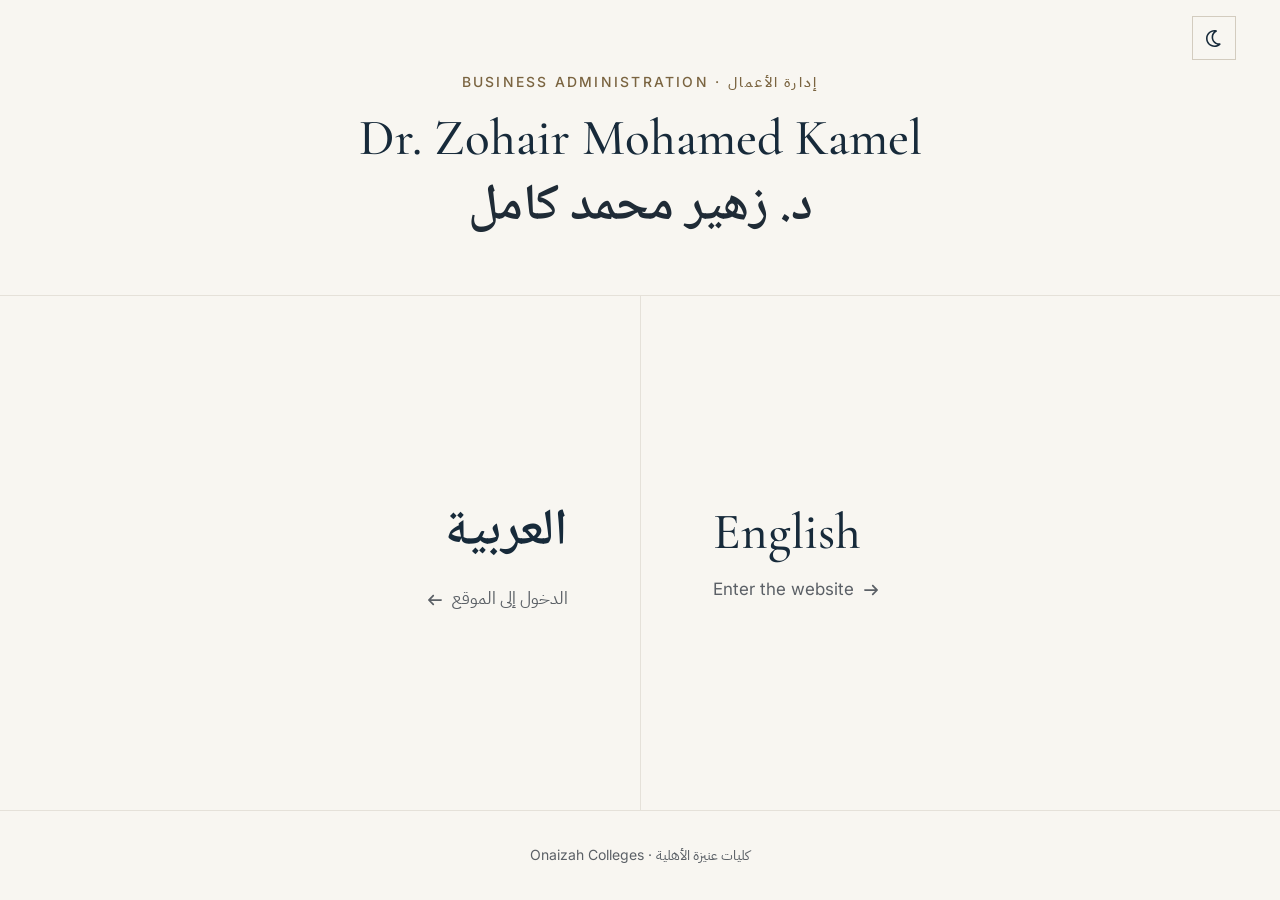
<file: index.html>
<!DOCTYPE html>
<html lang="en" dir="ltr">
<head>
  <meta charset="utf-8">
  <meta name="viewport" content="width=device-width, initial-scale=1">
  <title>Dr. Zohair Mohamed Kamel — Business Administration | إدارة الأعمال</title>
  <meta name="description" content="Official academic website of Dr. Zohair Mohamed Kamel. Choose Arabic or English. — الموقع الأكاديمي الرسمي. اختر اللغة العربية أو الإنجليزية.">
  <meta name="theme-color" content="#F8F6F1">
  <link rel="canonical" href="https://dr-zohair.com/">
  <link rel="alternate" hreflang="ar" href="https://dr-zohair.com/ar/index.html">
  <link rel="alternate" hreflang="en" href="https://dr-zohair.com/en/index.html">
  <link rel="alternate" hreflang="x-default" href="https://dr-zohair.com/">
  <meta property="og:url" content="https://dr-zohair.com/">
  <meta property="og:image" content="https://dr-zohair.com/images/profile/portrait.jpg">
  <meta property="og:type" content="website">
  <meta property="og:title" content="Dr. Zohair Mohamed Kamel — Business Administration">
  <link rel="icon" href="assets/favicon.svg" type="image/svg+xml">
  <link rel="preconnect" href="https://fonts.googleapis.com">
  <link rel="preconnect" href="https://fonts.gstatic.com" crossorigin>
  <link rel="stylesheet" href="https://fonts.googleapis.com/css2?family=Cormorant+Garamond:wght@500&amp;family=Inter:wght@400;500&amp;family=IBM+Plex+Sans+Arabic:wght@400;500&amp;family=Noto+Naskh+Arabic:wght@600&amp;display=swap">
  <link rel="stylesheet" href="css/style.css">
  <link rel="stylesheet" href="css/responsive.css">
  <script>document.documentElement.classList.add('js');</script>
  <script src="js/theme.js"></script>
  <!-- Icons: Font Awesome Free by @fontawesome - https://fontawesome.com License - https://fontawesome.com/license/free (Icons: CC BY 4.0) Copyright Fonticons, Inc. -->
</head>
<body>
  <main class="entry-page">
    <button class="theme-toggle" type="button" data-theme-toggle data-theme-bilingual aria-label="Switch to dark theme / التبديل إلى الوضع الداكن"><svg class="theme-icon-moon" width="17" height="17" viewBox="0 0 512 512" aria-hidden="true" focusable="false"><path fill="currentColor" d="M239.3 48.7c-107.1 8.5-191.3 98.1-191.3 207.3 0 114.9 93.1 208 208 208 33.3 0 64.7-7.8 92.6-21.7-103.4-23.4-180.6-115.8-180.6-226.3 0-65.8 27.4-125.1 71.3-167.3zM0 256c0-141.4 114.6-256 256-256 19.4 0 38.4 2.2 56.7 6.3 9.9 2.2 17.3 10.5 18.5 20.5s-4 19.8-13.1 24.4c-60.6 30.2-102.1 92.7-102.1 164.8 0 101.6 82.4 184 184 184 5 0 9.9-.2 14.8-.6 10.1-.8 19.6 4.8 23.8 14.1s2 20.1-5.3 27.1C387.3 484.8 324.8 512 256 512 114.6 512 0 397.4 0 256z"/></svg><svg class="theme-icon-sun" width="18" height="18" viewBox="0 0 576 512" aria-hidden="true" focusable="false"><path fill="currentColor" d="M288-32c8 0 15.4 4 19.9 10.6l58.8 87.4 103.4-20.2c7.8-1.5 15.9 .9 21.6 6.6s8.1 13.8 6.6 21.6L478 177.3 565.4 236.1C572 240.5 576 248 576 256s-4 15.4-10.6 19.9L478 334.7 498.2 438c1.5 7.8-.9 15.9-6.6 21.6s-13.8 8.1-21.6 6.6L366.7 446 307.9 533.4C303.4 540 296 544 288 544s-15.4-4-19.9-10.6L209.3 446 105.9 466.2c-7.8 1.5-15.9-.9-21.6-6.6s-8.1-13.8-6.6-21.6L98 334.7 10.6 275.9C4 271.4 0 264 0 256s4-15.4 10.6-19.9L98 177.3 77.8 73.9c-1.5-7.8 .9-15.9 6.6-21.6s13.8-8.1 21.6-6.6l103.3 20.2 58.8-87.4 1.8-2.3C274.4-29 281-32 288-32zm-47.8 138c-5.4 8-15 12-24.5 10.2l-84-16.4 16.4 84c1.8 9.5-2.2 19.1-10.2 24.5L67 256 138 303.8c8 5.4 12 15 10.2 24.5l-16.4 84 84-16.4 3.5-.4c8.3-.4 16.3 3.6 21 10.6l47.8 71 47.8-71 2.2-2.8c5.6-6.1 14-9 22.3-7.3l84 16.4-16.4-84c-1.8-9.5 2.2-19.1 10.2-24.5l71-47.8-71-47.8c-8-5.4-12-15-10.2-24.5l16.4-84-84 16.4c-9.5 1.8-19.1-2.2-24.5-10.2l-47.8-71-47.8 71zM288 376a120 120 0 1 1 0-240 120 120 0 1 1 0 240zm0-192a72 72 0 1 0 0 144 72 72 0 1 0 0-144z"/></svg></button>

    <header class="entry-header container">
      <p class="eyebrow anim-rise">Business Administration · <span lang="ar">إدارة الأعمال</span></p>
      <h1 class="entry-name anim-rise anim-delay-1">Dr. Zohair Mohamed Kamel</h1>
      <p class="entry-name anim-rise anim-delay-2" lang="ar" dir="rtl">د. زهير محمد كامل</p>
    </header>

    <nav class="entry-choices anim-rise anim-delay-3" aria-label="Choose a language — اختر اللغة">
      <a class="entry-choice" href="ar/index.html" lang="ar" dir="rtl" hreflang="ar">
        <span class="entry-choice-lang">العربية</span>
        <span class="entry-choice-action">الدخول إلى الموقع <svg class="icon icon-arrow" width="14" height="14" viewBox="0 0 512 512" aria-hidden="true" focusable="false"><path fill="currentColor" d="M502.6 278.6c12.5-12.5 12.5-32.8 0-45.3l-160-160c-12.5-12.5-32.8-12.5-45.3 0s-12.5 32.8 0 45.3L402.7 224 32 224c-17.7 0-32 14.3-32 32s14.3 32 32 32l370.7 0-105.4 105.4c-12.5 12.5-12.5 32.8 0 45.3s32.8 12.5 45.3 0l160-160z"/></svg></span>
      </a>
      <a class="entry-choice" href="en/index.html" lang="en" dir="ltr" hreflang="en">
        <span class="entry-choice-lang">English</span>
        <span class="entry-choice-action">Enter the website <svg class="icon icon-arrow" width="14" height="14" viewBox="0 0 512 512" aria-hidden="true" focusable="false"><path fill="currentColor" d="M502.6 278.6c12.5-12.5 12.5-32.8 0-45.3l-160-160c-12.5-12.5-32.8-12.5-45.3 0s-12.5 32.8 0 45.3L402.7 224 32 224c-17.7 0-32 14.3-32 32s14.3 32 32 32l370.7 0-105.4 105.4c-12.5 12.5-12.5 32.8 0 45.3s32.8 12.5 45.3 0l160-160z"/></svg></span>
      </a>
    </nav>

    <footer class="entry-footer container">
      <p>Onaizah Colleges · <span lang="ar">كليات عنيزة الأهلية</span></p>
    </footer>
  </main>
</body>
</html>
</file>
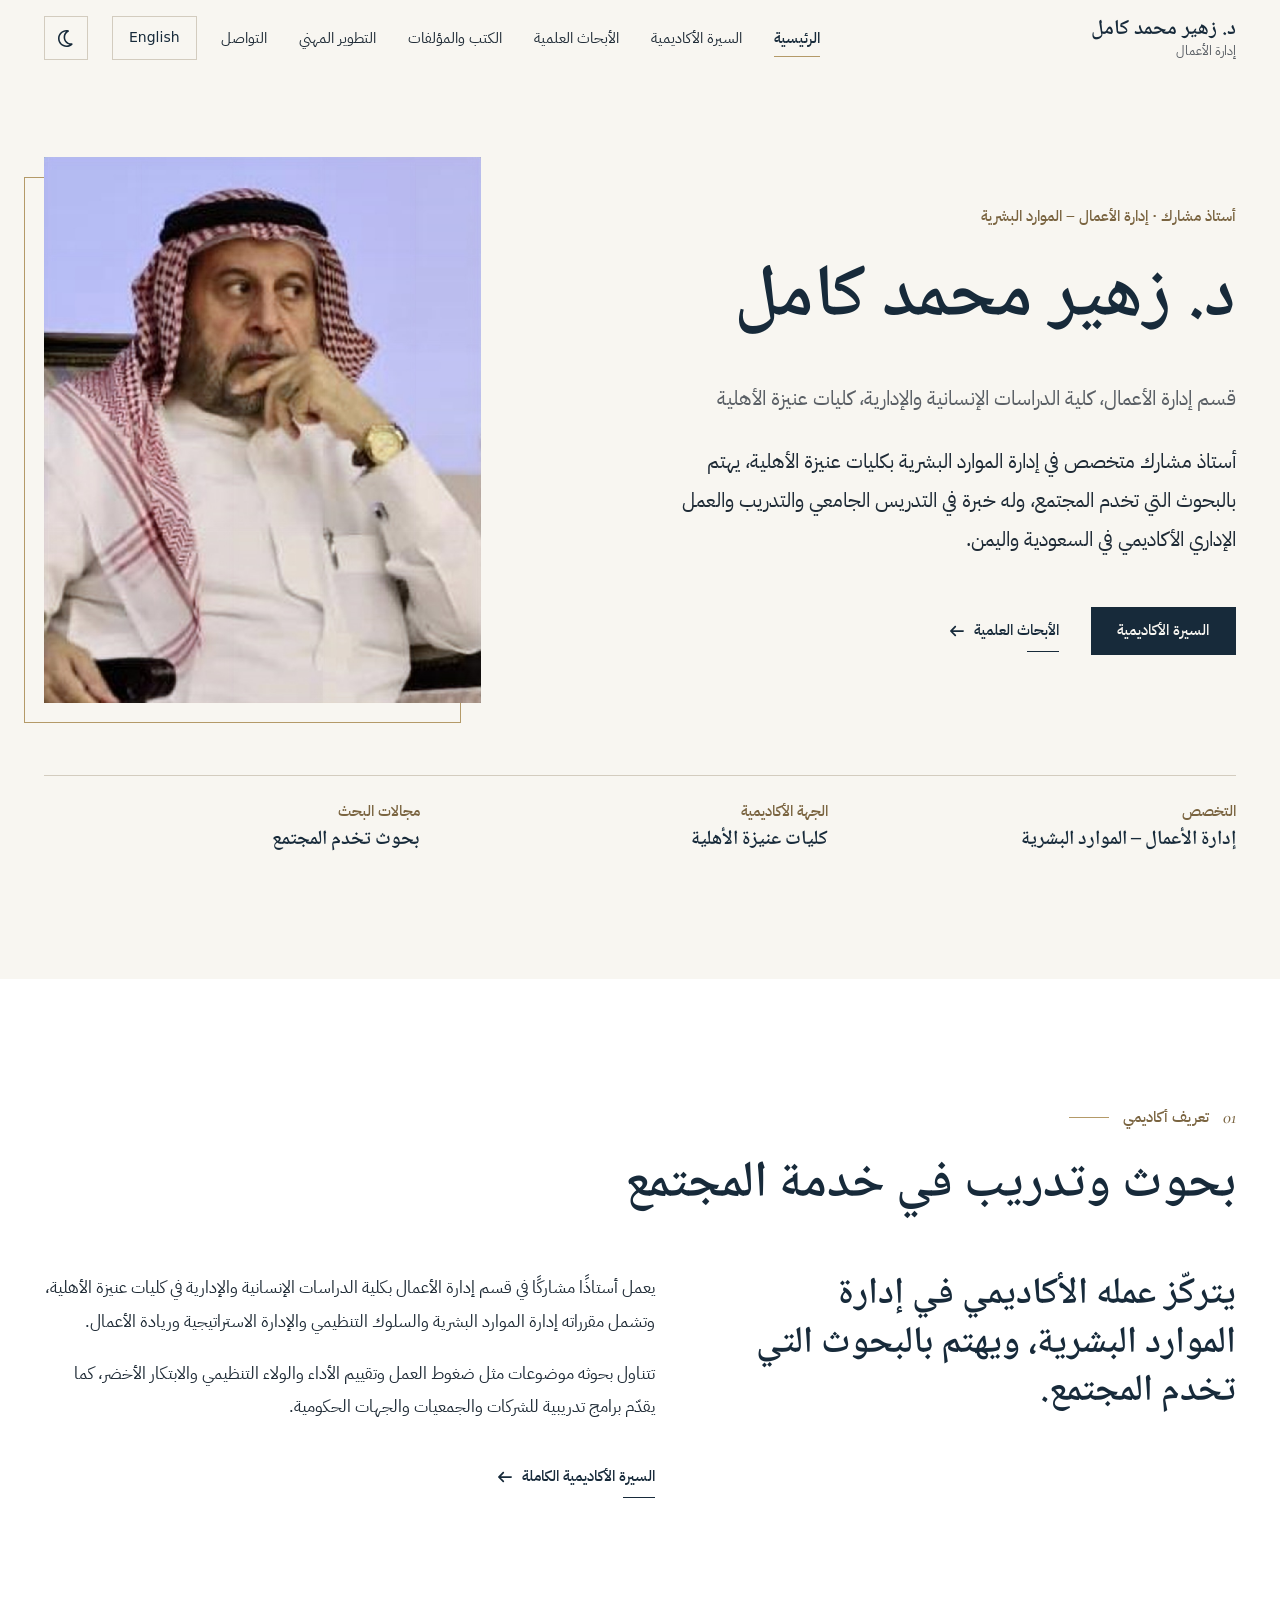
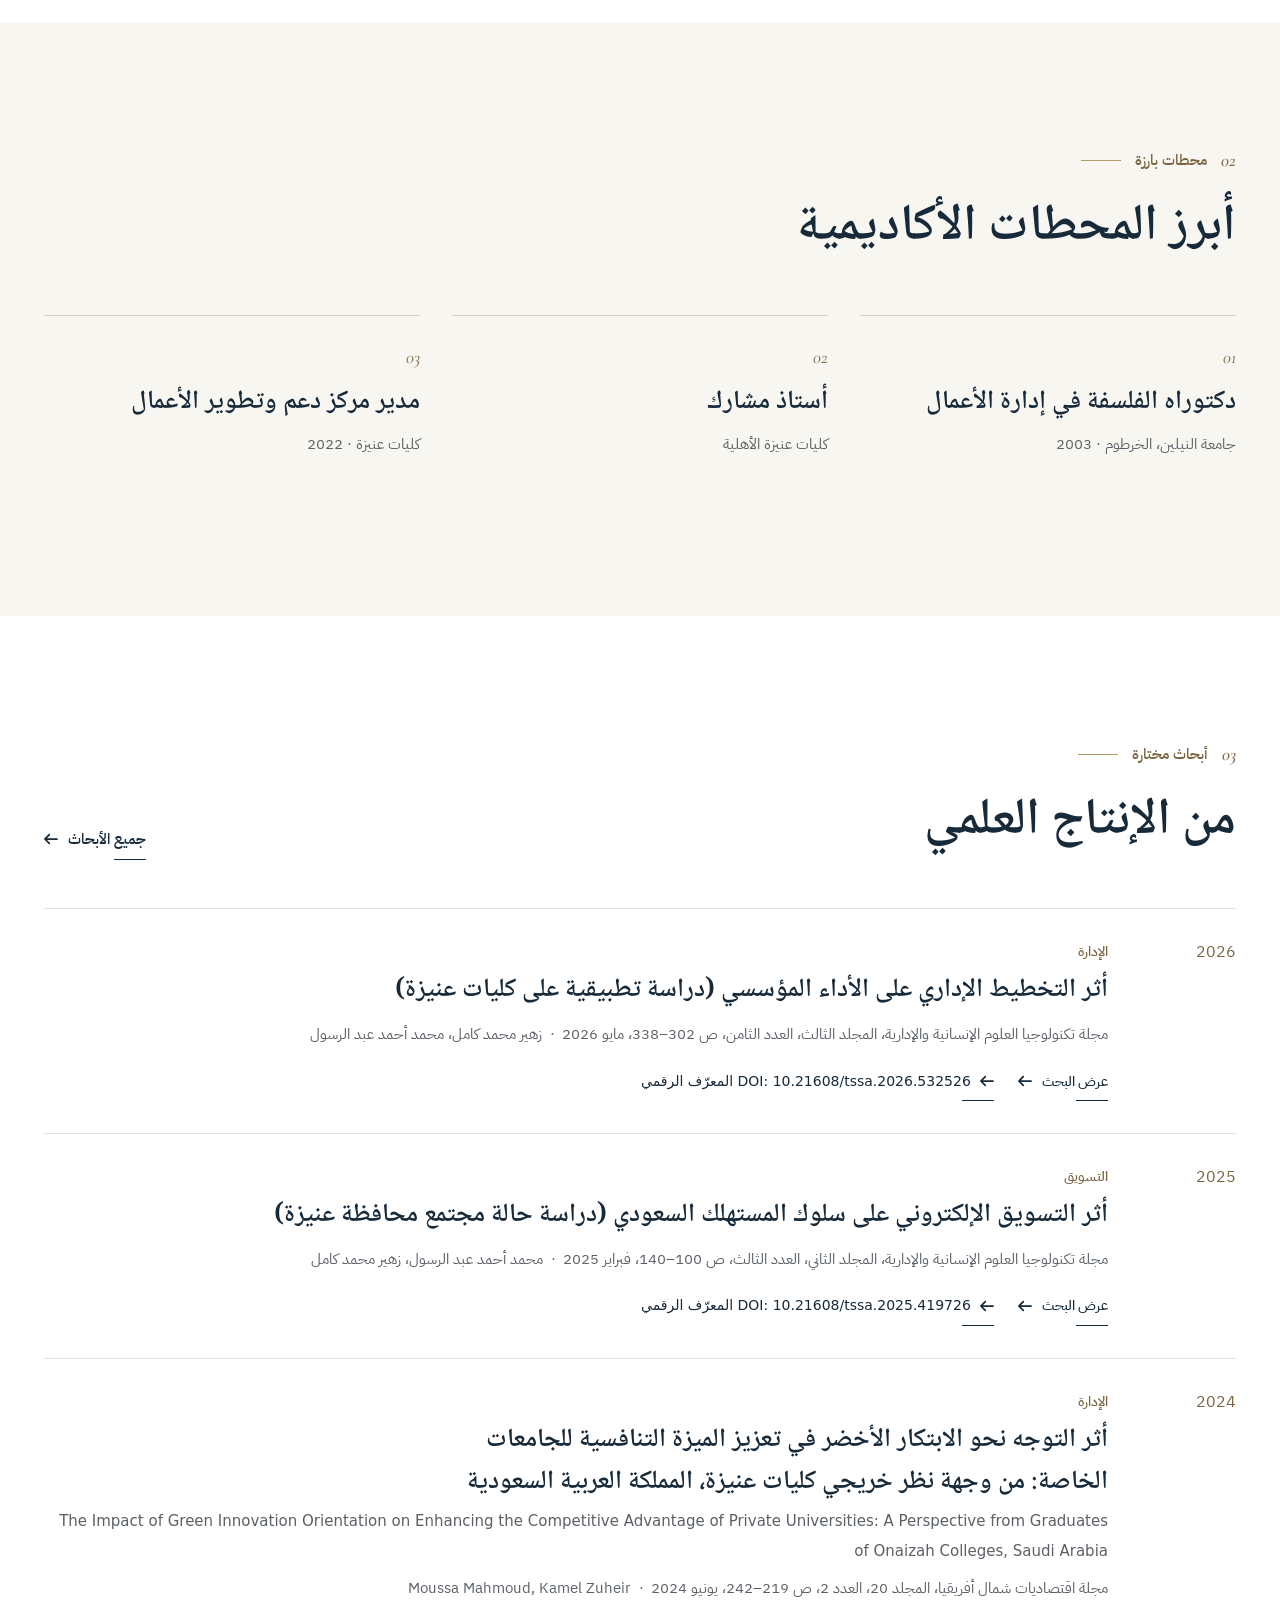
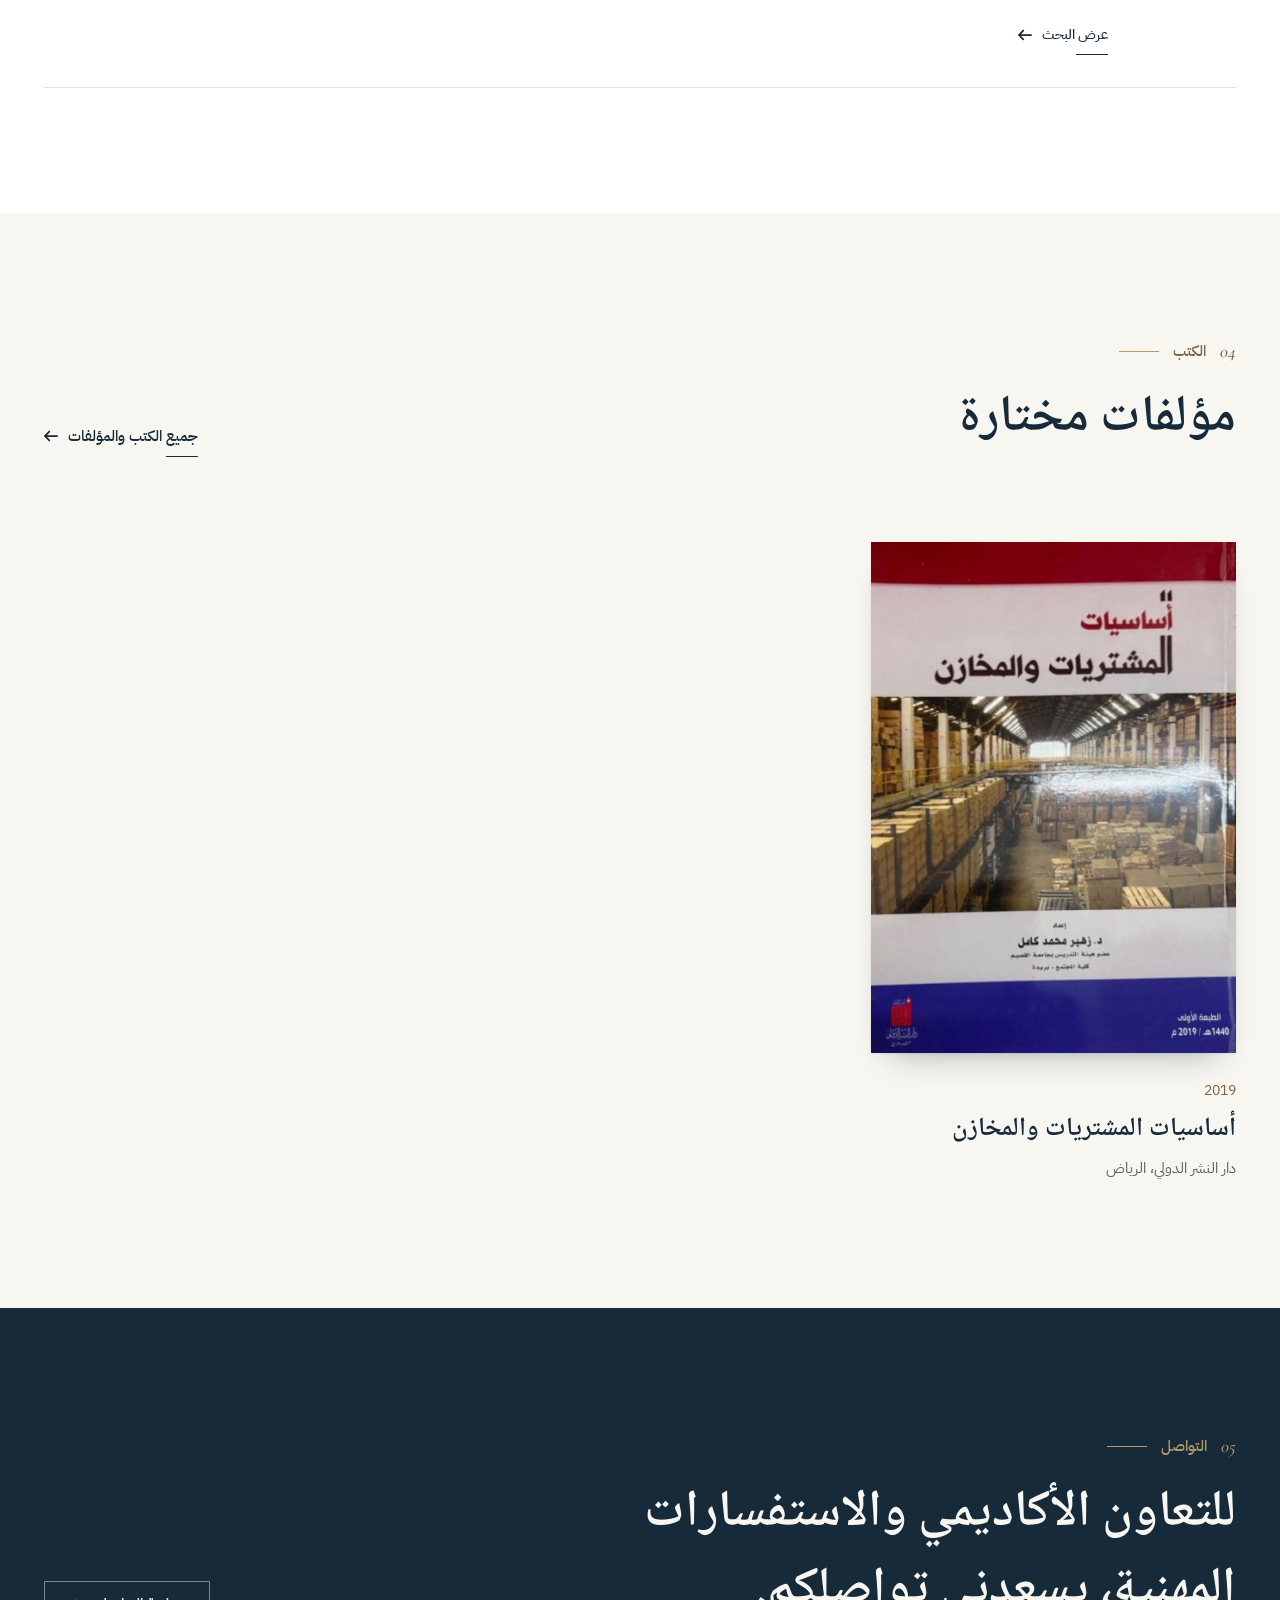
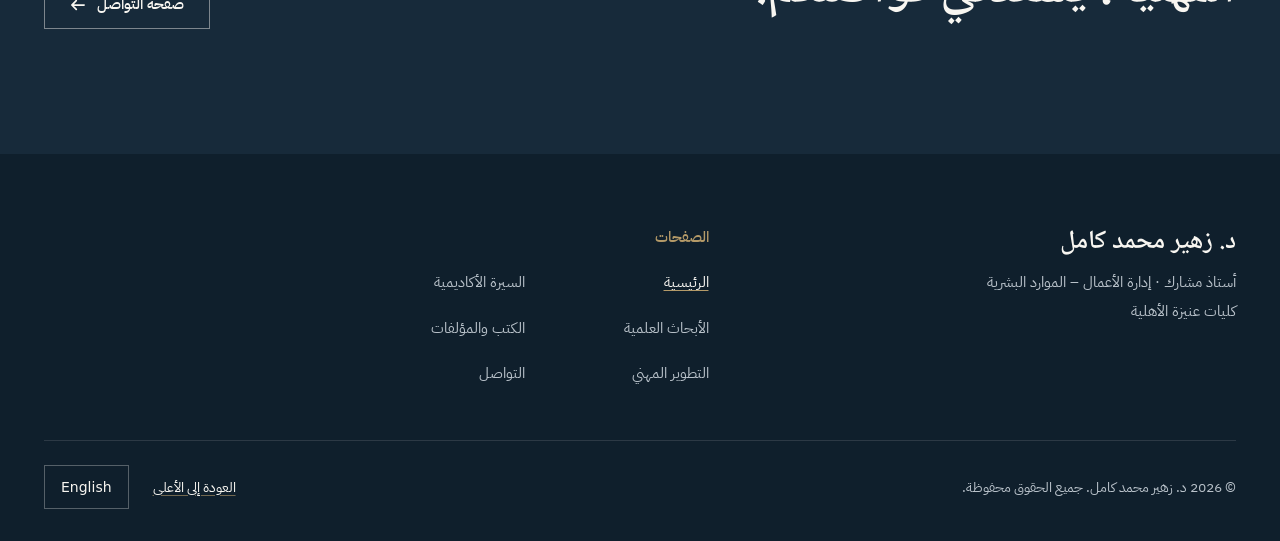
<file: ar/index.html>
<!DOCTYPE html>
<html lang="ar" dir="rtl">
<head>
  <meta charset="utf-8">
  <meta name="viewport" content="width=device-width, initial-scale=1">
  <title>د. زهير محمد كامل — إدارة الأعمال</title>
  <meta name="description" content="الموقع الأكاديمي الرسمي لـ د. زهير محمد كامل، أستاذ مشارك في إدارة الأعمال – الموارد البشرية، كليات عنيزة الأهلية.">
  <meta name="theme-color" content="#F8F6F1">
  <link rel="canonical" href="https://dr-zohair.com/ar/index.html">
  <link rel="alternate" hreflang="ar" href="https://dr-zohair.com/ar/index.html">
  <link rel="alternate" hreflang="en" href="https://dr-zohair.com/en/index.html">
  <link rel="alternate" hreflang="x-default" href="https://dr-zohair.com/">
  <meta property="og:url" content="https://dr-zohair.com/ar/index.html">
  <meta property="og:image" content="https://dr-zohair.com/images/profile/portrait.jpg">
  <meta property="og:type" content="website">
  <meta property="og:title" content="د. زهير محمد كامل — إدارة الأعمال">
  <meta property="og:description" content="الموقع الأكاديمي الرسمي لـ د. زهير محمد كامل، أستاذ مشارك في إدارة الأعمال – الموارد البشرية، كليات عنيزة الأهلية.">
  <meta property="og:locale" content="ar_AR">
  <meta property="og:site_name" content="د. زهير محمد كامل">
  <link rel="icon" href="../assets/favicon.svg" type="image/svg+xml">
  <link rel="preconnect" href="https://fonts.googleapis.com">
  <link rel="preconnect" href="https://fonts.gstatic.com" crossorigin>
  <link rel="stylesheet" href="https://fonts.googleapis.com/css2?family=Cormorant+Garamond:ital,wght@1,500&amp;family=IBM+Plex+Sans+Arabic:wght@400;500;600&amp;family=Noto+Naskh+Arabic:wght@500;600&amp;display=swap">
  <link rel="stylesheet" href="../css/style.css">
  <link rel="stylesheet" href="../css/responsive.css">
  <!-- Marks that JavaScript is available, so the mobile menu can be collapsed safely. -->
  <script>document.documentElement.classList.add('js');</script>
  <script src="../js/theme.js"></script>
  <script src="../js/content.js" defer></script>
  <script src="../js/main.js" defer></script>
  <script type="application/ld+json">
  {
    "@context": "https://schema.org",
    "@type": "Person",
    "@id": "https://orcid.org/0000-0002-7671-8364",
    "url": "https://dr-zohair.com/ar/index.html",
    "image": "https://dr-zohair.com/images/profile/portrait.jpg",
    "name": "زهير محمد كامل",
    "honorificPrefix": "د.",
    "alternateName": [
      "Zohair Mohamed Kamel",
      "Zohair Mohamed Kamel Dahkoul",
      "Kamel Zuheir"
    ],
    "jobTitle": "أستاذ مشارك في إدارة الأعمال – الموارد البشرية",
    "worksFor": {
      "@type": "CollegeOrUniversity",
      "name": "كليات عنيزة الأهلية"
    },
    "alumniOf": [
      {
        "@type": "CollegeOrUniversity",
        "name": "جامعة النيلين"
      },
      {
        "@type": "CollegeOrUniversity",
        "name": "جامعة الجزيرة"
      },
      {
        "@type": "CollegeOrUniversity",
        "name": "جامعة بغداد"
      }
    ],
    "knowsAbout": [
      "إدارة الموارد البشرية",
      "السلوك التنظيمي",
      "تقييم الأداء",
      "ضغوط العمل"
    ],
    "sameAs": [
      "https://orcid.org/0000-0002-7671-8364"
    ]
  }
  </script>
  <!-- Icons: Font Awesome Free by @fontawesome - https://fontawesome.com License - https://fontawesome.com/license/free (Icons: CC BY 4.0) Copyright Fonticons, Inc. -->
</head>
<body class="page-index" data-root="../">
  <a class="skip-link" href="#main">تخطَّ إلى المحتوى الرئيسي</a>

  <header class="site-header" id="top">
    <div class="container header-inner">
      <a class="brand" href="index.html">
        <span class="brand-name">د. زهير محمد كامل</span>
        <span class="brand-title">إدارة الأعمال</span>
      </a>

      <nav class="site-nav" aria-label="التنقل الرئيسي">
        <button class="nav-toggle" type="button" aria-expanded="false" aria-controls="site-menu">
          <span class="nav-toggle-label">القائمة</span>
          <span class="nav-toggle-icon" aria-hidden="true"></span>
        </button>
        <div class="nav-panel" id="site-menu">
          <ul class="nav-list">
            <li><a href="index.html" aria-current="page">الرئيسية</a></li>
            <li><a href="about.html">السيرة الأكاديمية</a></li>
            <li><a href="research.html">الأبحاث العلمية</a></li>
            <li><a href="books.html">الكتب والمؤلفات</a></li>
            <li><a href="achievements.html">التطوير المهني</a></li>
            <li><a href="contact.html">التواصل</a></li>
          </ul>
          <a class="lang-switch" href="../en/index.html" hreflang="en"><span class="visually-hidden">التبديل إلى </span><span lang="en">English</span></a>
        </div>
      </nav>

      <button class="theme-toggle" type="button" data-theme-toggle aria-label="التبديل إلى الوضع الداكن"><svg class="theme-icon-moon" width="17" height="17" viewBox="0 0 512 512" aria-hidden="true" focusable="false"><path fill="currentColor" d="M239.3 48.7c-107.1 8.5-191.3 98.1-191.3 207.3 0 114.9 93.1 208 208 208 33.3 0 64.7-7.8 92.6-21.7-103.4-23.4-180.6-115.8-180.6-226.3 0-65.8 27.4-125.1 71.3-167.3zM0 256c0-141.4 114.6-256 256-256 19.4 0 38.4 2.2 56.7 6.3 9.9 2.2 17.3 10.5 18.5 20.5s-4 19.8-13.1 24.4c-60.6 30.2-102.1 92.7-102.1 164.8 0 101.6 82.4 184 184 184 5 0 9.9-.2 14.8-.6 10.1-.8 19.6 4.8 23.8 14.1s2 20.1-5.3 27.1C387.3 484.8 324.8 512 256 512 114.6 512 0 397.4 0 256z"/></svg><svg class="theme-icon-sun" width="18" height="18" viewBox="0 0 576 512" aria-hidden="true" focusable="false"><path fill="currentColor" d="M288-32c8 0 15.4 4 19.9 10.6l58.8 87.4 103.4-20.2c7.8-1.5 15.9 .9 21.6 6.6s8.1 13.8 6.6 21.6L478 177.3 565.4 236.1C572 240.5 576 248 576 256s-4 15.4-10.6 19.9L478 334.7 498.2 438c1.5 7.8-.9 15.9-6.6 21.6s-13.8 8.1-21.6 6.6L366.7 446 307.9 533.4C303.4 540 296 544 288 544s-15.4-4-19.9-10.6L209.3 446 105.9 466.2c-7.8 1.5-15.9-.9-21.6-6.6s-8.1-13.8-6.6-21.6L98 334.7 10.6 275.9C4 271.4 0 264 0 256s4-15.4 10.6-19.9L98 177.3 77.8 73.9c-1.5-7.8 .9-15.9 6.6-21.6s13.8-8.1 21.6-6.6l103.3 20.2 58.8-87.4 1.8-2.3C274.4-29 281-32 288-32zm-47.8 138c-5.4 8-15 12-24.5 10.2l-84-16.4 16.4 84c1.8 9.5-2.2 19.1-10.2 24.5L67 256 138 303.8c8 5.4 12 15 10.2 24.5l-16.4 84 84-16.4 3.5-.4c8.3-.4 16.3 3.6 21 10.6l47.8 71 47.8-71 2.2-2.8c5.6-6.1 14-9 22.3-7.3l84 16.4-16.4-84c-1.8-9.5 2.2-19.1 10.2-24.5l71-47.8-71-47.8c-8-5.4-12-15-10.2-24.5l16.4-84-84 16.4c-9.5 1.8-19.1-2.2-24.5-10.2l-47.8-71-47.8 71zM288 376a120 120 0 1 1 0-240 120 120 0 1 1 0 240zm0-192a72 72 0 1 0 0 144 72 72 0 1 0 0-144z"/></svg></button>
    </div>
  </header>

  <main id="main">
    <!-- Hero -->
    <section class="hero" aria-labelledby="hero-title">
      <div class="container">
        <div class="hero-grid">
          <div class="hero-text">
            <p class="eyebrow anim-rise">أستاذ مشارك · إدارة الأعمال – الموارد البشرية</p>
            <h1 class="hero-title anim-rise anim-delay-1" id="hero-title">د. زهير محمد كامل</h1>
            <p class="hero-affiliation anim-rise anim-delay-2">قسم إدارة الأعمال، كلية الدراسات الإنسانية والإدارية، كليات عنيزة الأهلية</p>
            <p class="hero-lead anim-rise anim-delay-3">أستاذ مشارك متخصص في إدارة الموارد البشرية بكليات عنيزة الأهلية، يهتم بالبحوث التي تخدم المجتمع، وله خبرة في التدريس الجامعي والتدريب والعمل الإداري الأكاديمي في السعودية واليمن.</p>
            <div class="hero-actions anim-rise anim-delay-4">
              <a class="button button-primary" href="about.html">السيرة الأكاديمية</a>
              <a class="link-arrow" href="research.html">الأبحاث العلمية <svg class="icon icon-arrow" width="14" height="14" viewBox="0 0 512 512" aria-hidden="true" focusable="false"><path fill="currentColor" d="M502.6 278.6c12.5-12.5 12.5-32.8 0-45.3l-160-160c-12.5-12.5-32.8-12.5-45.3 0s-12.5 32.8 0 45.3L402.7 224 32 224c-17.7 0-32 14.3-32 32s14.3 32 32 32l370.7 0-105.4 105.4c-12.5 12.5-12.5 32.8 0 45.3s32.8 12.5 45.3 0l160-160z"/></svg></a>
            </div>
          </div>
          <figure class="hero-portrait anim-rise anim-delay-2">
            <img src="../images/profile/portrait.jpg" width="800" height="1000" alt="صورة د. زهير محمد كامل" fetchpriority="high">
          </figure>
        </div>

        <dl class="hero-facts anim-rise anim-delay-5" aria-label="معلومات أساسية">
          <div>
            <dt class="eyebrow">التخصص</dt>
            <dd>إدارة الأعمال – الموارد البشرية</dd>
          </div>
          <div>
            <dt class="eyebrow">الجهة الأكاديمية</dt>
            <dd>كليات عنيزة الأهلية</dd>
          </div>
          <div>
            <dt class="eyebrow">مجالات البحث</dt>
            <dd>بحوث تخدم المجتمع</dd>
          </div>
        </dl>
      </div>
    </section>

    <!-- Academic introduction -->
    <section class="section section--white" aria-labelledby="intro-title">
      <div class="container">
        <div class="section-head reveal">
          <div class="section-head-text">
            <p class="eyebrow section-index"><span class="section-index-number">01</span> تعريف أكاديمي</p>
            <h2 class="section-title" id="intro-title">بحوث وتدريب في خدمة المجتمع</h2>
          </div>
        </div>
        <div class="intro-grid">
          <p class="intro-statement reveal">يتركّز عمله الأكاديمي في إدارة الموارد البشرية، ويهتم بالبحوث التي تخدم المجتمع.</p>
          <div class="reveal">
            <div class="prose">
              <p>يعمل أستاذًا مشاركًا في قسم إدارة الأعمال بكلية الدراسات الإنسانية والإدارية في كليات عنيزة الأهلية، وتشمل مقرراته إدارة الموارد البشرية والسلوك التنظيمي والإدارة الاستراتيجية وريادة الأعمال.</p>
              <p>تتناول بحوثه موضوعات مثل ضغوط العمل وتقييم الأداء والولاء التنظيمي والابتكار الأخضر، كما يقدّم برامج تدريبية للشركات والجمعيات والجهات الحكومية.</p>
            </div>
            <p class="section-foot"><a class="link-arrow" href="about.html">السيرة الأكاديمية الكاملة <svg class="icon icon-arrow" width="14" height="14" viewBox="0 0 512 512" aria-hidden="true" focusable="false"><path fill="currentColor" d="M502.6 278.6c12.5-12.5 12.5-32.8 0-45.3l-160-160c-12.5-12.5-32.8-12.5-45.3 0s-12.5 32.8 0 45.3L402.7 224 32 224c-17.7 0-32 14.3-32 32s14.3 32 32 32l370.7 0-105.4 105.4c-12.5 12.5-12.5 32.8 0 45.3s32.8 12.5 45.3 0l160-160z"/></svg></a></p>
          </div>
        </div>
      </div>
    </section>

    <!-- Career highlights -->
    <section class="section" aria-labelledby="highlights-title">
      <div class="container">
        <div class="section-head reveal">
          <div class="section-head-text">
            <p class="eyebrow section-index"><span class="section-index-number">02</span> محطات بارزة</p>
            <h2 class="section-title" id="highlights-title">أبرز المحطات الأكاديمية</h2>
          </div>
        </div>
        <ol class="highlights">
          <li class="highlight reveal">
            <span class="highlight-number">01</span>
            <h3 class="highlight-title">دكتوراه الفلسفة في إدارة الأعمال</h3>
            <p class="highlight-meta">جامعة النيلين، الخرطوم · 2003</p>
          </li>
          <li class="highlight reveal">
            <span class="highlight-number">02</span>
            <h3 class="highlight-title">أستاذ مشارك</h3>
            <p class="highlight-meta">كليات عنيزة الأهلية</p>
          </li>
          <li class="highlight reveal">
            <span class="highlight-number">03</span>
            <h3 class="highlight-title">مدير مركز دعم وتطوير الأعمال</h3>
            <p class="highlight-meta">كليات عنيزة · 2022</p>
          </li>
        </ol>
      </div>
    </section>

    <!-- Selected research (items come from js/content.js, entries with featured: true) -->
    <section class="section section--white" aria-labelledby="research-title" data-hide-if-empty>
      <div class="container">
        <div class="section-head reveal">
          <div class="section-head-text">
            <p class="eyebrow section-index"><span class="section-index-number">03</span> أبحاث مختارة</p>
            <h2 class="section-title" id="research-title">من الإنتاج العلمي</h2>
          </div>
          <a class="link-arrow" href="research.html">جميع الأبحاث <svg class="icon icon-arrow" width="14" height="14" viewBox="0 0 512 512" aria-hidden="true" focusable="false"><path fill="currentColor" d="M502.6 278.6c12.5-12.5 12.5-32.8 0-45.3l-160-160c-12.5-12.5-32.8-12.5-45.3 0s-12.5 32.8 0 45.3L402.7 224 32 224c-17.7 0-32 14.3-32 32s14.3 32 32 32l370.7 0-105.4 105.4c-12.5 12.5-12.5 32.8 0 45.3s32.8 12.5 45.3 0l160-160z"/></svg></a>
        </div>
        <div class="pub-list" data-render="publications-featured">
          <noscript><p class="noscript-note">يتطلّب عرض هذه القائمة تفعيل JavaScript في المتصفح.</p></noscript>
        </div>
      </div>
    </section>

    <!-- Selected books -->
    <section class="section" aria-labelledby="books-title" data-hide-if-empty>
      <div class="container">
        <div class="section-head reveal">
          <div class="section-head-text">
            <p class="eyebrow section-index"><span class="section-index-number">04</span> الكتب</p>
            <h2 class="section-title" id="books-title">مؤلفات مختارة</h2>
          </div>
          <a class="link-arrow" href="books.html">جميع الكتب والمؤلفات <svg class="icon icon-arrow" width="14" height="14" viewBox="0 0 512 512" aria-hidden="true" focusable="false"><path fill="currentColor" d="M502.6 278.6c12.5-12.5 12.5-32.8 0-45.3l-160-160c-12.5-12.5-32.8-12.5-45.3 0s-12.5 32.8 0 45.3L402.7 224 32 224c-17.7 0-32 14.3-32 32s14.3 32 32 32l370.7 0-105.4 105.4c-12.5 12.5-12.5 32.8 0 45.3s32.8 12.5 45.3 0l160-160z"/></svg></a>
        </div>
        <div class="book-grid book-grid--featured" data-render="books-featured">
          <noscript><p class="noscript-note">يتطلّب عرض هذه القائمة تفعيل JavaScript في المتصفح.</p></noscript>
        </div>
      </div>
    </section>

    <!-- Selected achievements -->
    <section class="section section--white" aria-labelledby="achievements-title" data-hide-if-empty>
      <div class="container">
        <div class="section-head reveal">
          <div class="section-head-text">
            <p class="eyebrow section-index"><span class="section-index-number">05</span> التقدير</p>
            <h2 class="section-title" id="achievements-title">برامج مختارة</h2>
          </div>
          <a class="link-arrow" href="achievements.html">جميع برامج التطوير المهني <svg class="icon icon-arrow" width="14" height="14" viewBox="0 0 512 512" aria-hidden="true" focusable="false"><path fill="currentColor" d="M502.6 278.6c12.5-12.5 12.5-32.8 0-45.3l-160-160c-12.5-12.5-32.8-12.5-45.3 0s-12.5 32.8 0 45.3L402.7 224 32 224c-17.7 0-32 14.3-32 32s14.3 32 32 32l370.7 0-105.4 105.4c-12.5 12.5-12.5 32.8 0 45.3s32.8 12.5 45.3 0l160-160z"/></svg></a>
        </div>
        <ol class="achievement-list" data-render="achievements-featured">
          <li><noscript><p class="noscript-note">يتطلّب عرض هذه القائمة تفعيل JavaScript في المتصفح.</p></noscript></li>
        </ol>
      </div>
    </section>

    <!-- Contact call to action -->
    <section class="section section--navy" aria-labelledby="cta-title">
      <div class="container cta">
        <div class="reveal">
          <p class="eyebrow section-index"><span class="section-index-number">05</span> التواصل</p>
          <h2 class="cta-title" id="cta-title">للتعاون الأكاديمي والاستفسارات المهنية، يسعدني تواصلكم.</h2>
        </div>
        <div class="reveal">
          <a class="button button-light" href="contact.html">صفحة التواصل <svg class="icon icon-arrow" width="14" height="14" viewBox="0 0 512 512" aria-hidden="true" focusable="false"><path fill="currentColor" d="M502.6 278.6c12.5-12.5 12.5-32.8 0-45.3l-160-160c-12.5-12.5-32.8-12.5-45.3 0s-12.5 32.8 0 45.3L402.7 224 32 224c-17.7 0-32 14.3-32 32s14.3 32 32 32l370.7 0-105.4 105.4c-12.5 12.5-12.5 32.8 0 45.3s32.8 12.5 45.3 0l160-160z"/></svg></a>
        </div>
      </div>
    </section>
  </main>

  <footer class="site-footer">
    <div class="container">
      <div class="footer-grid">
        <div>
          <p class="footer-name">د. زهير محمد كامل</p>
          <p>أستاذ مشارك · إدارة الأعمال – الموارد البشرية</p>
          <p>كليات عنيزة الأهلية</p>
        </div>
        <nav class="footer-nav" aria-label="روابط التذييل">
          <p class="eyebrow footer-heading">الصفحات</p>
          <ul>
            <li><a href="index.html" aria-current="page">الرئيسية</a></li>
            <li><a href="about.html">السيرة الأكاديمية</a></li>
            <li><a href="research.html">الأبحاث العلمية</a></li>
            <li><a href="books.html">الكتب والمؤلفات</a></li>
            <li><a href="achievements.html">التطوير المهني</a></li>
            <li><a href="contact.html">التواصل</a></li>
          </ul>
        </nav>
      </div>

      <div class="footer-bottom">
        <p>© <span data-current-year>2026</span> د. زهير محمد كامل. جميع الحقوق محفوظة.</p>
        <div class="footer-links">
          <a href="#top">العودة إلى الأعلى</a>
          <a class="lang-switch" href="../en/index.html" hreflang="en"><span class="visually-hidden">التبديل إلى </span><span lang="en">English</span></a>
        </div>
      </div>
    </div>
  </footer>
</body>
</html>
</file>
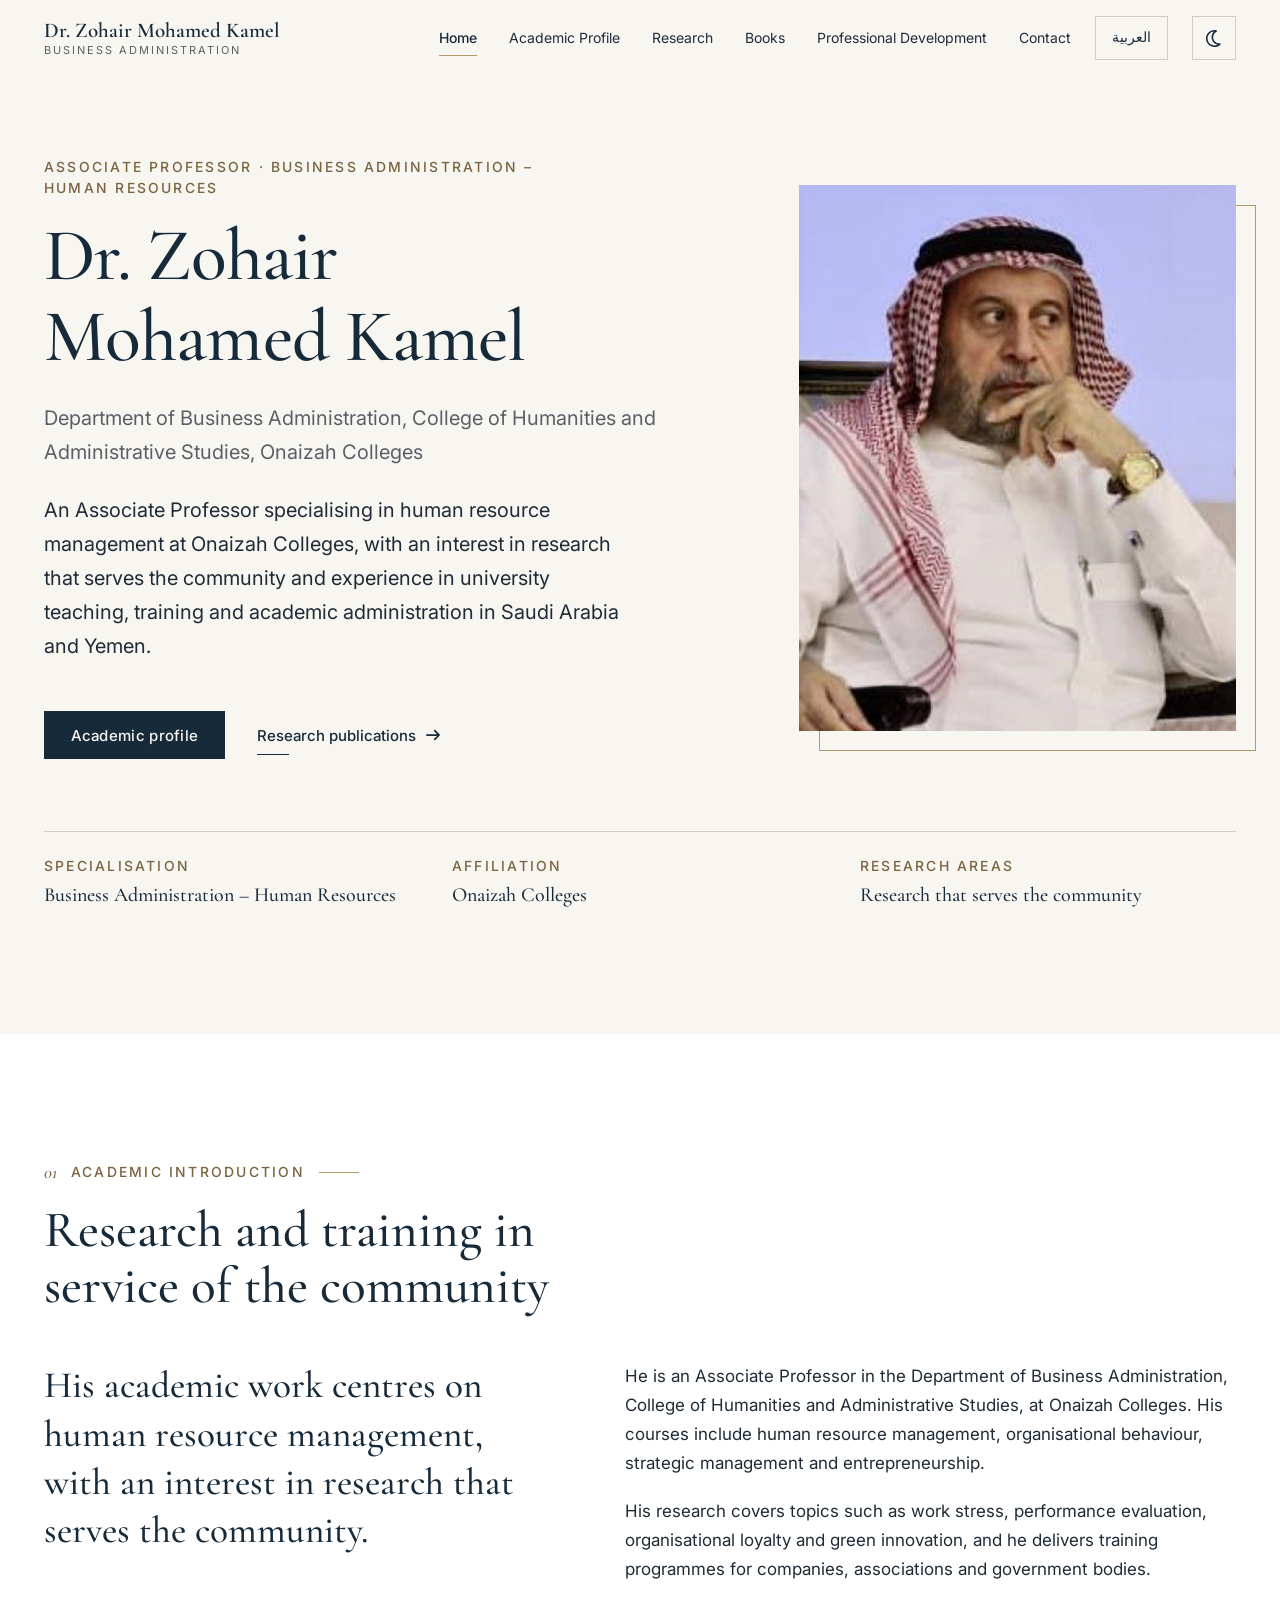
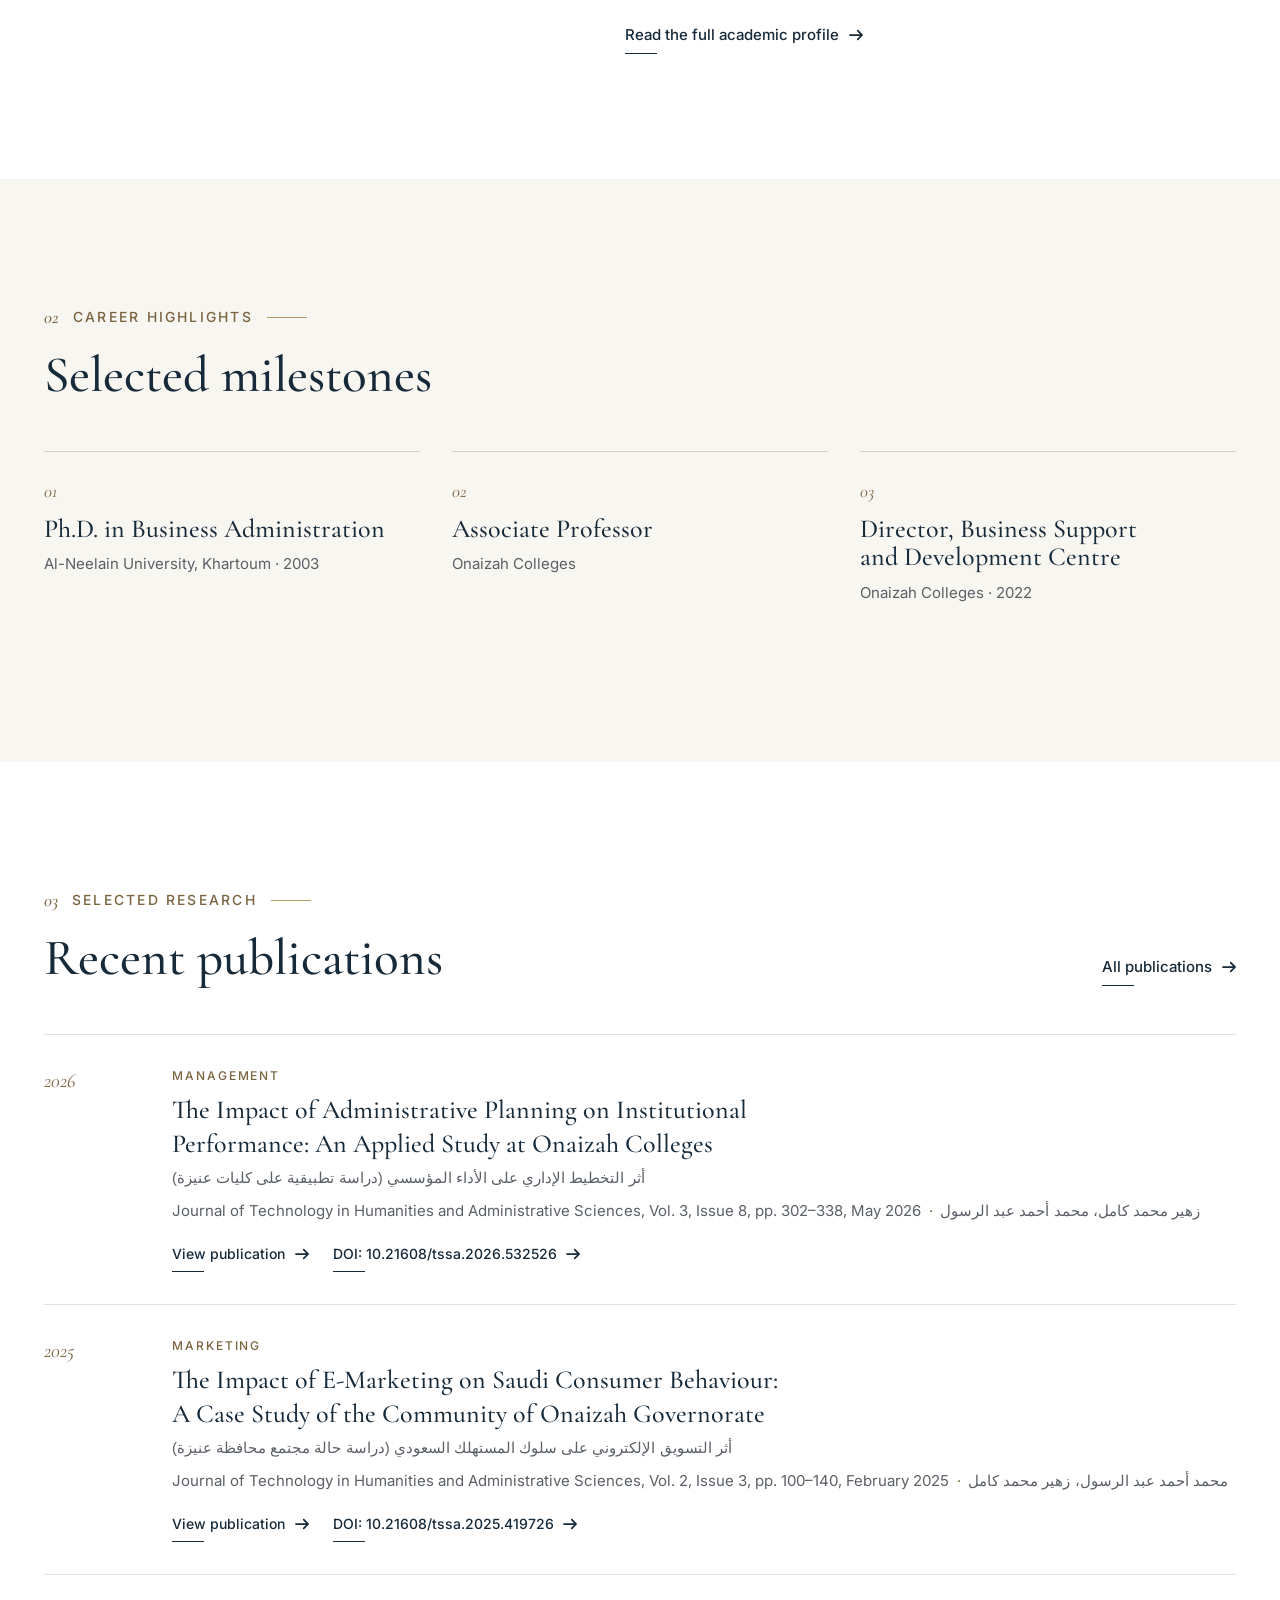
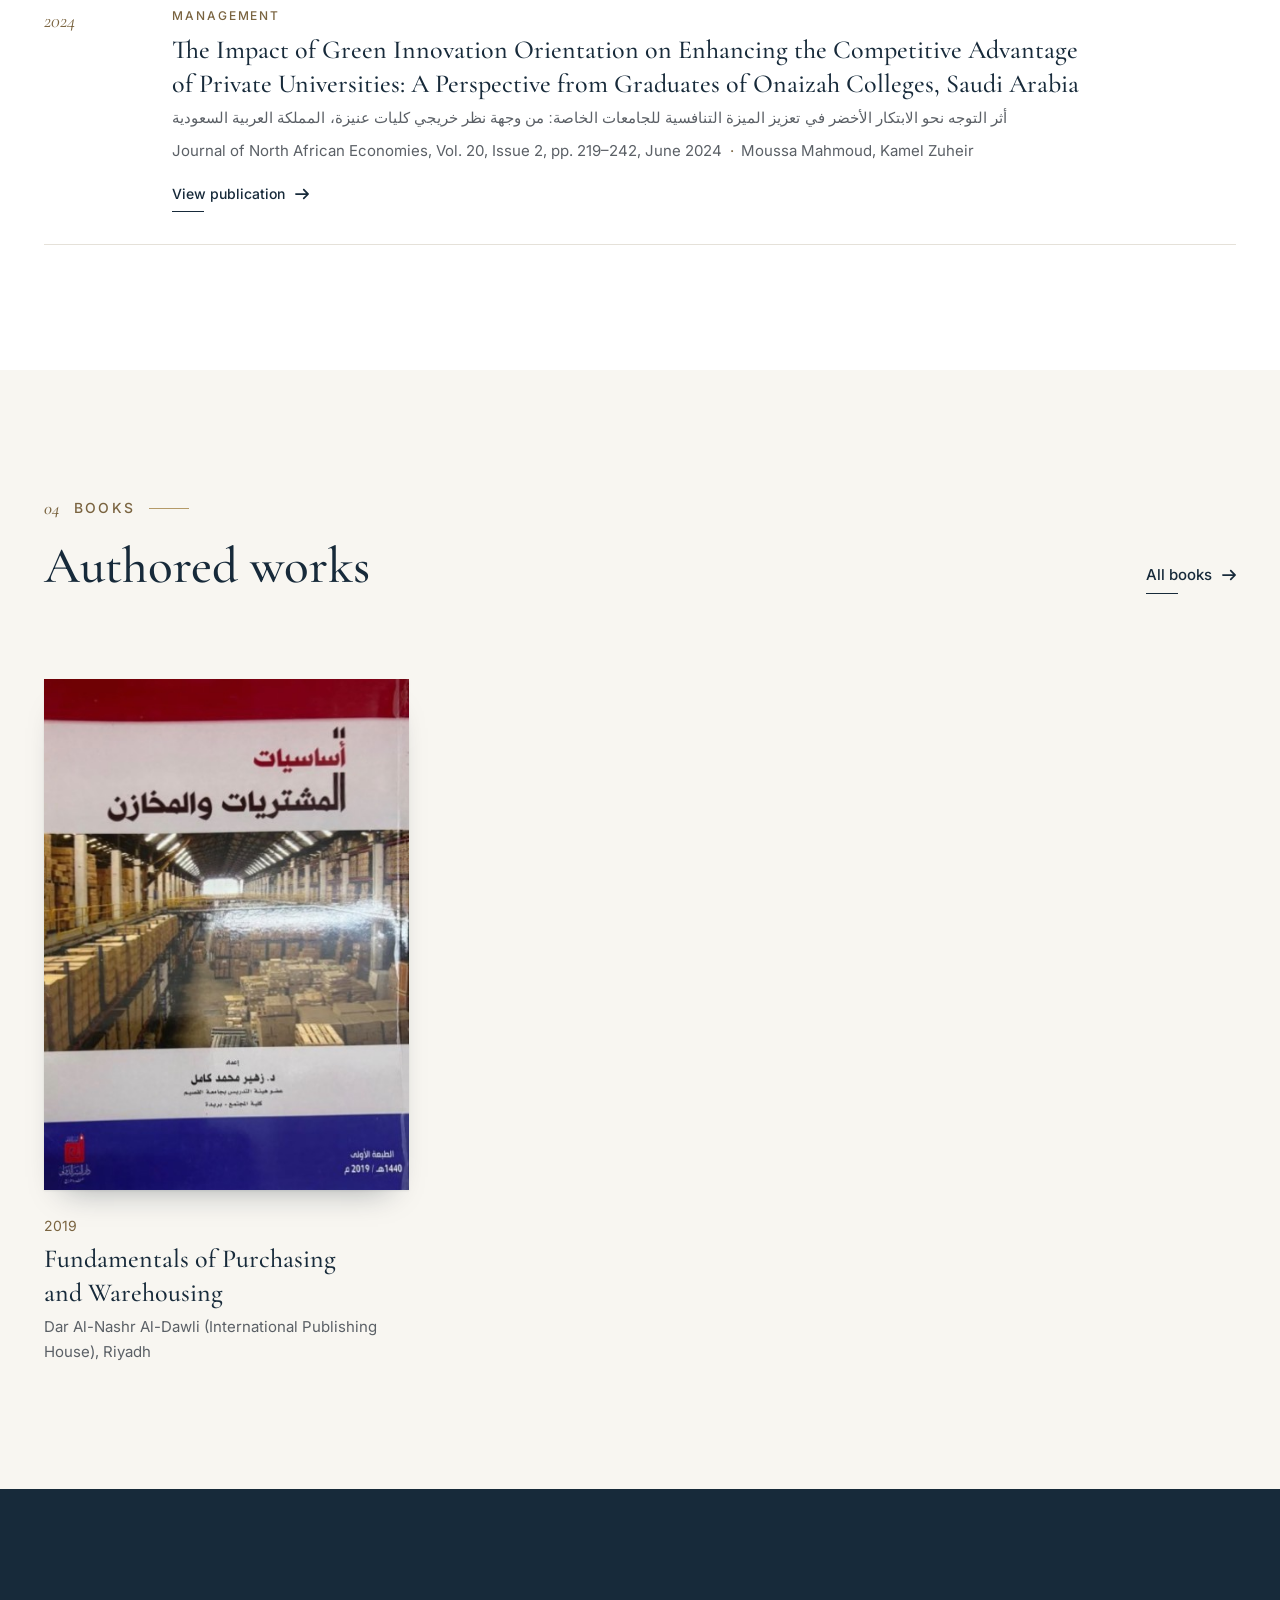
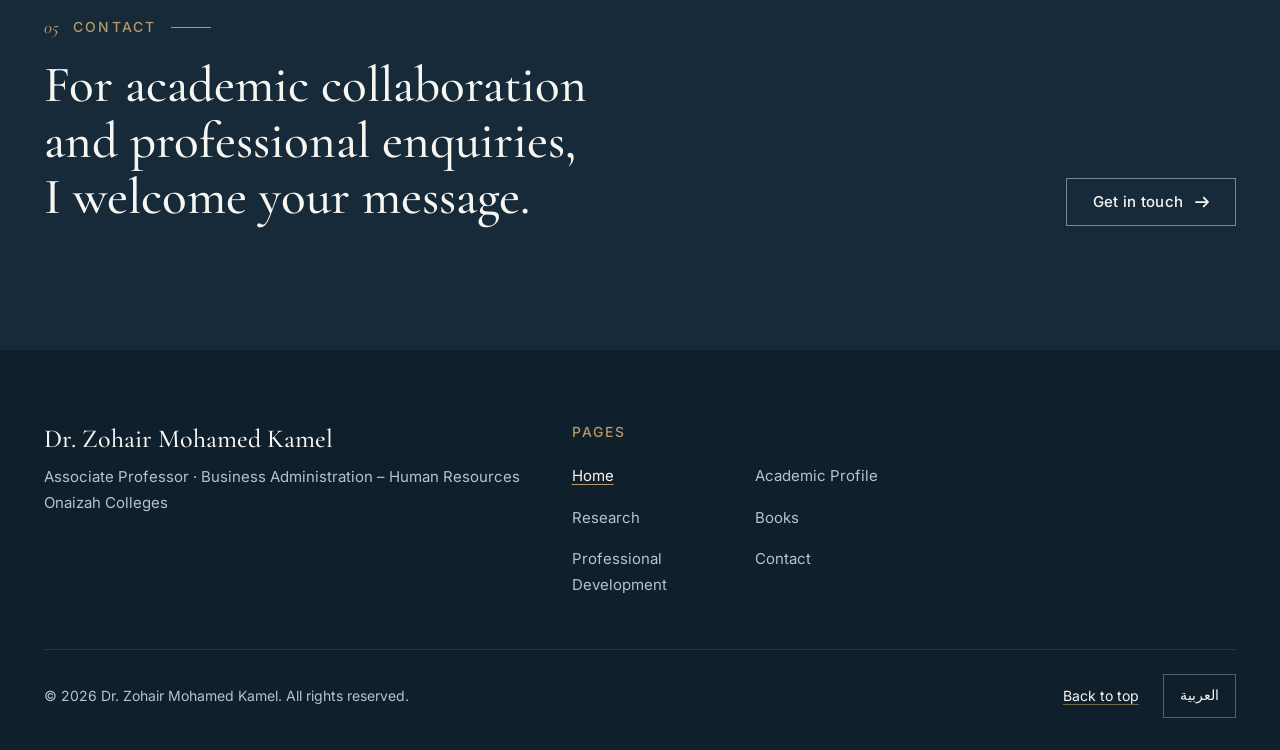
<file: en/index.html>
<!DOCTYPE html>
<html lang="en" dir="ltr">
<head>
  <meta charset="utf-8">
  <meta name="viewport" content="width=device-width, initial-scale=1">
  <title>Dr. Zohair Mohamed Kamel — Business Administration</title>
  <meta name="description" content="Official academic website of Dr. Zohair Mohamed Kamel, Associate Professor in Business Administration – Human Resources at Onaizah Colleges.">
  <meta name="theme-color" content="#F8F6F1">
  <link rel="canonical" href="https://dr-zohair.com/en/index.html">
  <link rel="alternate" hreflang="ar" href="https://dr-zohair.com/ar/index.html">
  <link rel="alternate" hreflang="en" href="https://dr-zohair.com/en/index.html">
  <link rel="alternate" hreflang="x-default" href="https://dr-zohair.com/">
  <meta property="og:url" content="https://dr-zohair.com/en/index.html">
  <meta property="og:image" content="https://dr-zohair.com/images/profile/portrait.jpg">
  <meta property="og:type" content="website">
  <meta property="og:title" content="Dr. Zohair Mohamed Kamel — Business Administration">
  <meta property="og:description" content="Official academic website of Dr. Zohair Mohamed Kamel, Associate Professor in Business Administration – Human Resources at Onaizah Colleges.">
  <meta property="og:locale" content="en_US">
  <meta property="og:site_name" content="Dr. Zohair Mohamed Kamel">
  <link rel="icon" href="../assets/favicon.svg" type="image/svg+xml">
  <link rel="preconnect" href="https://fonts.googleapis.com">
  <link rel="preconnect" href="https://fonts.gstatic.com" crossorigin>
  <link rel="stylesheet" href="https://fonts.googleapis.com/css2?family=Cormorant+Garamond:ital,wght@0,500;0,600;1,500&amp;family=Inter:wght@400;500;600&amp;display=swap">
  <link rel="stylesheet" href="../css/style.css">
  <link rel="stylesheet" href="../css/responsive.css">
  <!-- Marks that JavaScript is available, so the mobile menu can be collapsed safely. -->
  <script>document.documentElement.classList.add('js');</script>
  <script src="../js/theme.js"></script>
  <script src="../js/content.js" defer></script>
  <script src="../js/main.js" defer></script>
  <script type="application/ld+json">
  {
    "@context": "https://schema.org",
    "@type": "Person",
    "@id": "https://orcid.org/0000-0002-7671-8364",
    "url": "https://dr-zohair.com/en/index.html",
    "image": "https://dr-zohair.com/images/profile/portrait.jpg",
    "name": "Zohair Mohamed Kamel",
    "honorificPrefix": "Dr.",
    "alternateName": [
      "زهير محمد كامل",
      "Zohair Mohamed Kamel Dahkoul",
      "Kamel Zuheir"
    ],
    "jobTitle": "Associate Professor in Business Administration – Human Resources",
    "worksFor": {
      "@type": "CollegeOrUniversity",
      "name": "Onaizah Colleges"
    },
    "alumniOf": [
      {
        "@type": "CollegeOrUniversity",
        "name": "Al-Neelain University"
      },
      {
        "@type": "CollegeOrUniversity",
        "name": "University of Gezira"
      },
      {
        "@type": "CollegeOrUniversity",
        "name": "University of Baghdad"
      }
    ],
    "knowsAbout": [
      "Human resource management",
      "Organisational behaviour",
      "Performance evaluation",
      "Work stress"
    ],
    "sameAs": [
      "https://orcid.org/0000-0002-7671-8364"
    ]
  }
  </script>
  <!-- Icons: Font Awesome Free by @fontawesome - https://fontawesome.com License - https://fontawesome.com/license/free (Icons: CC BY 4.0) Copyright Fonticons, Inc. -->
</head>
<body class="page-index" data-root="../">
  <a class="skip-link" href="#main">Skip to main content</a>

  <header class="site-header" id="top">
    <div class="container header-inner">
      <a class="brand" href="index.html">
        <span class="brand-name">Dr. Zohair Mohamed Kamel</span>
        <span class="brand-title">Business Administration</span>
      </a>

      <nav class="site-nav" aria-label="Main navigation">
        <button class="nav-toggle" type="button" aria-expanded="false" aria-controls="site-menu">
          <span class="nav-toggle-label">Menu</span>
          <span class="nav-toggle-icon" aria-hidden="true"></span>
        </button>
        <div class="nav-panel" id="site-menu">
          <ul class="nav-list">
            <li><a href="index.html" aria-current="page">Home</a></li>
            <li><a href="about.html">Academic Profile</a></li>
            <li><a href="research.html">Research</a></li>
            <li><a href="books.html">Books</a></li>
            <li><a href="achievements.html">Professional Development</a></li>
            <li><a href="contact.html">Contact</a></li>
          </ul>
          <a class="lang-switch" href="../ar/index.html" hreflang="ar"><span class="visually-hidden">Switch language to </span><span lang="ar">العربية</span></a>
        </div>
      </nav>

      <button class="theme-toggle" type="button" data-theme-toggle aria-label="Switch to dark theme"><svg class="theme-icon-moon" width="17" height="17" viewBox="0 0 512 512" aria-hidden="true" focusable="false"><path fill="currentColor" d="M239.3 48.7c-107.1 8.5-191.3 98.1-191.3 207.3 0 114.9 93.1 208 208 208 33.3 0 64.7-7.8 92.6-21.7-103.4-23.4-180.6-115.8-180.6-226.3 0-65.8 27.4-125.1 71.3-167.3zM0 256c0-141.4 114.6-256 256-256 19.4 0 38.4 2.2 56.7 6.3 9.9 2.2 17.3 10.5 18.5 20.5s-4 19.8-13.1 24.4c-60.6 30.2-102.1 92.7-102.1 164.8 0 101.6 82.4 184 184 184 5 0 9.9-.2 14.8-.6 10.1-.8 19.6 4.8 23.8 14.1s2 20.1-5.3 27.1C387.3 484.8 324.8 512 256 512 114.6 512 0 397.4 0 256z"/></svg><svg class="theme-icon-sun" width="18" height="18" viewBox="0 0 576 512" aria-hidden="true" focusable="false"><path fill="currentColor" d="M288-32c8 0 15.4 4 19.9 10.6l58.8 87.4 103.4-20.2c7.8-1.5 15.9 .9 21.6 6.6s8.1 13.8 6.6 21.6L478 177.3 565.4 236.1C572 240.5 576 248 576 256s-4 15.4-10.6 19.9L478 334.7 498.2 438c1.5 7.8-.9 15.9-6.6 21.6s-13.8 8.1-21.6 6.6L366.7 446 307.9 533.4C303.4 540 296 544 288 544s-15.4-4-19.9-10.6L209.3 446 105.9 466.2c-7.8 1.5-15.9-.9-21.6-6.6s-8.1-13.8-6.6-21.6L98 334.7 10.6 275.9C4 271.4 0 264 0 256s4-15.4 10.6-19.9L98 177.3 77.8 73.9c-1.5-7.8 .9-15.9 6.6-21.6s13.8-8.1 21.6-6.6l103.3 20.2 58.8-87.4 1.8-2.3C274.4-29 281-32 288-32zm-47.8 138c-5.4 8-15 12-24.5 10.2l-84-16.4 16.4 84c1.8 9.5-2.2 19.1-10.2 24.5L67 256 138 303.8c8 5.4 12 15 10.2 24.5l-16.4 84 84-16.4 3.5-.4c8.3-.4 16.3 3.6 21 10.6l47.8 71 47.8-71 2.2-2.8c5.6-6.1 14-9 22.3-7.3l84 16.4-16.4-84c-1.8-9.5 2.2-19.1 10.2-24.5l71-47.8-71-47.8c-8-5.4-12-15-10.2-24.5l16.4-84-84 16.4c-9.5 1.8-19.1-2.2-24.5-10.2l-47.8-71-47.8 71zM288 376a120 120 0 1 1 0-240 120 120 0 1 1 0 240zm0-192a72 72 0 1 0 0 144 72 72 0 1 0 0-144z"/></svg></button>
    </div>
  </header>

  <main id="main">
    <!-- Hero -->
    <section class="hero" aria-labelledby="hero-title">
      <div class="container">
        <div class="hero-grid">
          <div class="hero-text">
            <p class="eyebrow anim-rise">Associate Professor · Business Administration – Human Resources</p>
            <h1 class="hero-title anim-rise anim-delay-1" id="hero-title">Dr. Zohair Mohamed Kamel</h1>
            <p class="hero-affiliation anim-rise anim-delay-2">Department of Business Administration, College of Humanities and Administrative Studies, Onaizah Colleges</p>
            <p class="hero-lead anim-rise anim-delay-3">An Associate Professor specialising in human resource management at Onaizah Colleges, with an interest in research that serves the community and experience in university teaching, training and academic administration in Saudi Arabia and Yemen.</p>
            <div class="hero-actions anim-rise anim-delay-4">
              <a class="button button-primary" href="about.html">Academic profile</a>
              <a class="link-arrow" href="research.html">Research publications <svg class="icon icon-arrow" width="14" height="14" viewBox="0 0 512 512" aria-hidden="true" focusable="false"><path fill="currentColor" d="M502.6 278.6c12.5-12.5 12.5-32.8 0-45.3l-160-160c-12.5-12.5-32.8-12.5-45.3 0s-12.5 32.8 0 45.3L402.7 224 32 224c-17.7 0-32 14.3-32 32s14.3 32 32 32l370.7 0-105.4 105.4c-12.5 12.5-12.5 32.8 0 45.3s32.8 12.5 45.3 0l160-160z"/></svg></a>
            </div>
          </div>
          <figure class="hero-portrait anim-rise anim-delay-2">
            <img src="../images/profile/portrait.jpg" width="800" height="1000" alt="Portrait of Dr. Zohair Mohamed Kamel" fetchpriority="high">
          </figure>
        </div>

        <dl class="hero-facts anim-rise anim-delay-5" aria-label="Key facts">
          <div>
            <dt class="eyebrow">Specialisation</dt>
            <dd>Business Administration – Human Resources</dd>
          </div>
          <div>
            <dt class="eyebrow">Affiliation</dt>
            <dd>Onaizah Colleges</dd>
          </div>
          <div>
            <dt class="eyebrow">Research areas</dt>
            <dd>Research that serves the community</dd>
          </div>
        </dl>
      </div>
    </section>

    <!-- Academic introduction -->
    <section class="section section--white" aria-labelledby="intro-title">
      <div class="container">
        <div class="section-head reveal">
          <div class="section-head-text">
            <p class="eyebrow section-index"><span class="section-index-number">01</span> Academic introduction</p>
            <h2 class="section-title" id="intro-title">Research and training in service of the community</h2>
          </div>
        </div>
        <div class="intro-grid">
          <p class="intro-statement reveal">His academic work centres on human resource management, with an interest in research that serves the community.</p>
          <div class="reveal">
            <div class="prose">
              <p>He is an Associate Professor in the Department of Business Administration, College of Humanities and Administrative Studies, at Onaizah Colleges. His courses include human resource management, organisational behaviour, strategic management and entrepreneurship.</p>
              <p>His research covers topics such as work stress, performance evaluation, organisational loyalty and green innovation, and he delivers training programmes for companies, associations and government bodies.</p>
            </div>
            <p class="section-foot"><a class="link-arrow" href="about.html">Read the full academic profile <svg class="icon icon-arrow" width="14" height="14" viewBox="0 0 512 512" aria-hidden="true" focusable="false"><path fill="currentColor" d="M502.6 278.6c12.5-12.5 12.5-32.8 0-45.3l-160-160c-12.5-12.5-32.8-12.5-45.3 0s-12.5 32.8 0 45.3L402.7 224 32 224c-17.7 0-32 14.3-32 32s14.3 32 32 32l370.7 0-105.4 105.4c-12.5 12.5-12.5 32.8 0 45.3s32.8 12.5 45.3 0l160-160z"/></svg></a></p>
          </div>
        </div>
      </div>
    </section>

    <!-- Career highlights -->
    <section class="section" aria-labelledby="highlights-title">
      <div class="container">
        <div class="section-head reveal">
          <div class="section-head-text">
            <p class="eyebrow section-index"><span class="section-index-number">02</span> Career highlights</p>
            <h2 class="section-title" id="highlights-title">Selected milestones</h2>
          </div>
        </div>
        <ol class="highlights">
          <li class="highlight reveal">
            <span class="highlight-number">01</span>
            <h3 class="highlight-title">Ph.D. in Business Administration</h3>
            <p class="highlight-meta">Al-Neelain University, Khartoum · 2003</p>
          </li>
          <li class="highlight reveal">
            <span class="highlight-number">02</span>
            <h3 class="highlight-title">Associate Professor</h3>
            <p class="highlight-meta">Onaizah Colleges</p>
          </li>
          <li class="highlight reveal">
            <span class="highlight-number">03</span>
            <h3 class="highlight-title">Director, Business Support and Development Centre</h3>
            <p class="highlight-meta">Onaizah Colleges · 2022</p>
          </li>
        </ol>
      </div>
    </section>

    <!-- Selected research (items come from js/content.js, entries with featured: true) -->
    <section class="section section--white" aria-labelledby="research-title" data-hide-if-empty>
      <div class="container">
        <div class="section-head reveal">
          <div class="section-head-text">
            <p class="eyebrow section-index"><span class="section-index-number">03</span> Selected research</p>
            <h2 class="section-title" id="research-title">Recent publications</h2>
          </div>
          <a class="link-arrow" href="research.html">All publications <svg class="icon icon-arrow" width="14" height="14" viewBox="0 0 512 512" aria-hidden="true" focusable="false"><path fill="currentColor" d="M502.6 278.6c12.5-12.5 12.5-32.8 0-45.3l-160-160c-12.5-12.5-32.8-12.5-45.3 0s-12.5 32.8 0 45.3L402.7 224 32 224c-17.7 0-32 14.3-32 32s14.3 32 32 32l370.7 0-105.4 105.4c-12.5 12.5-12.5 32.8 0 45.3s32.8 12.5 45.3 0l160-160z"/></svg></a>
        </div>
        <div class="pub-list" data-render="publications-featured">
          <noscript><p class="noscript-note">This list needs JavaScript to display. Please enable JavaScript, or contact us for the full list.</p></noscript>
        </div>
      </div>
    </section>

    <!-- Selected books -->
    <section class="section" aria-labelledby="books-title" data-hide-if-empty>
      <div class="container">
        <div class="section-head reveal">
          <div class="section-head-text">
            <p class="eyebrow section-index"><span class="section-index-number">04</span> Books</p>
            <h2 class="section-title" id="books-title">Authored works</h2>
          </div>
          <a class="link-arrow" href="books.html">All books <svg class="icon icon-arrow" width="14" height="14" viewBox="0 0 512 512" aria-hidden="true" focusable="false"><path fill="currentColor" d="M502.6 278.6c12.5-12.5 12.5-32.8 0-45.3l-160-160c-12.5-12.5-32.8-12.5-45.3 0s-12.5 32.8 0 45.3L402.7 224 32 224c-17.7 0-32 14.3-32 32s14.3 32 32 32l370.7 0-105.4 105.4c-12.5 12.5-12.5 32.8 0 45.3s32.8 12.5 45.3 0l160-160z"/></svg></a>
        </div>
        <div class="book-grid book-grid--featured" data-render="books-featured">
          <noscript><p class="noscript-note">This list needs JavaScript to display. Please enable JavaScript, or contact us for the full list.</p></noscript>
        </div>
      </div>
    </section>

    <!-- Selected programmes -->
    <section class="section section--white" aria-labelledby="achievements-title" data-hide-if-empty>
      <div class="container">
        <div class="section-head reveal">
          <div class="section-head-text">
            <p class="eyebrow section-index"><span class="section-index-number">05</span> Recognition</p>
            <h2 class="section-title" id="achievements-title">Selected programmes</h2>
          </div>
          <a class="link-arrow" href="achievements.html">All professional development <svg class="icon icon-arrow" width="14" height="14" viewBox="0 0 512 512" aria-hidden="true" focusable="false"><path fill="currentColor" d="M502.6 278.6c12.5-12.5 12.5-32.8 0-45.3l-160-160c-12.5-12.5-32.8-12.5-45.3 0s-12.5 32.8 0 45.3L402.7 224 32 224c-17.7 0-32 14.3-32 32s14.3 32 32 32l370.7 0-105.4 105.4c-12.5 12.5-12.5 32.8 0 45.3s32.8 12.5 45.3 0l160-160z"/></svg></a>
        </div>
        <ol class="achievement-list" data-render="achievements-featured">
          <li><noscript><p class="noscript-note">This list needs JavaScript to display. Please enable JavaScript, or contact us for the full list.</p></noscript></li>
        </ol>
      </div>
    </section>

    <!-- Contact call to action -->
    <section class="section section--navy" aria-labelledby="cta-title">
      <div class="container cta">
        <div class="reveal">
          <p class="eyebrow section-index"><span class="section-index-number">05</span> Contact</p>
          <h2 class="cta-title" id="cta-title">For academic collaboration and professional enquiries, I welcome your message.</h2>
        </div>
        <div class="reveal">
          <a class="button button-light" href="contact.html">Get in touch <svg class="icon icon-arrow" width="14" height="14" viewBox="0 0 512 512" aria-hidden="true" focusable="false"><path fill="currentColor" d="M502.6 278.6c12.5-12.5 12.5-32.8 0-45.3l-160-160c-12.5-12.5-32.8-12.5-45.3 0s-12.5 32.8 0 45.3L402.7 224 32 224c-17.7 0-32 14.3-32 32s14.3 32 32 32l370.7 0-105.4 105.4c-12.5 12.5-12.5 32.8 0 45.3s32.8 12.5 45.3 0l160-160z"/></svg></a>
        </div>
      </div>
    </section>
  </main>

  <footer class="site-footer">
    <div class="container">
      <div class="footer-grid">
        <div>
          <p class="footer-name">Dr. Zohair Mohamed Kamel</p>
          <p>Associate Professor · Business Administration – Human Resources</p>
          <p>Onaizah Colleges</p>
        </div>
        <nav class="footer-nav" aria-label="Footer navigation">
          <p class="eyebrow footer-heading">Pages</p>
          <ul>
            <li><a href="index.html" aria-current="page">Home</a></li>
            <li><a href="about.html">Academic Profile</a></li>
            <li><a href="research.html">Research</a></li>
            <li><a href="books.html">Books</a></li>
            <li><a href="achievements.html">Professional Development</a></li>
            <li><a href="contact.html">Contact</a></li>
          </ul>
        </nav>
      </div>

      <div class="footer-bottom">
        <p>© <span data-current-year>2026</span> Dr. Zohair Mohamed Kamel. All rights reserved.</p>
        <div class="footer-links">
          <a href="#top">Back to top</a>
          <a class="lang-switch" href="../ar/index.html" hreflang="ar"><span class="visually-hidden">Switch language to </span><span lang="ar">العربية</span></a>
        </div>
      </div>
    </div>
  </footer>
</body>
</html>
</file>
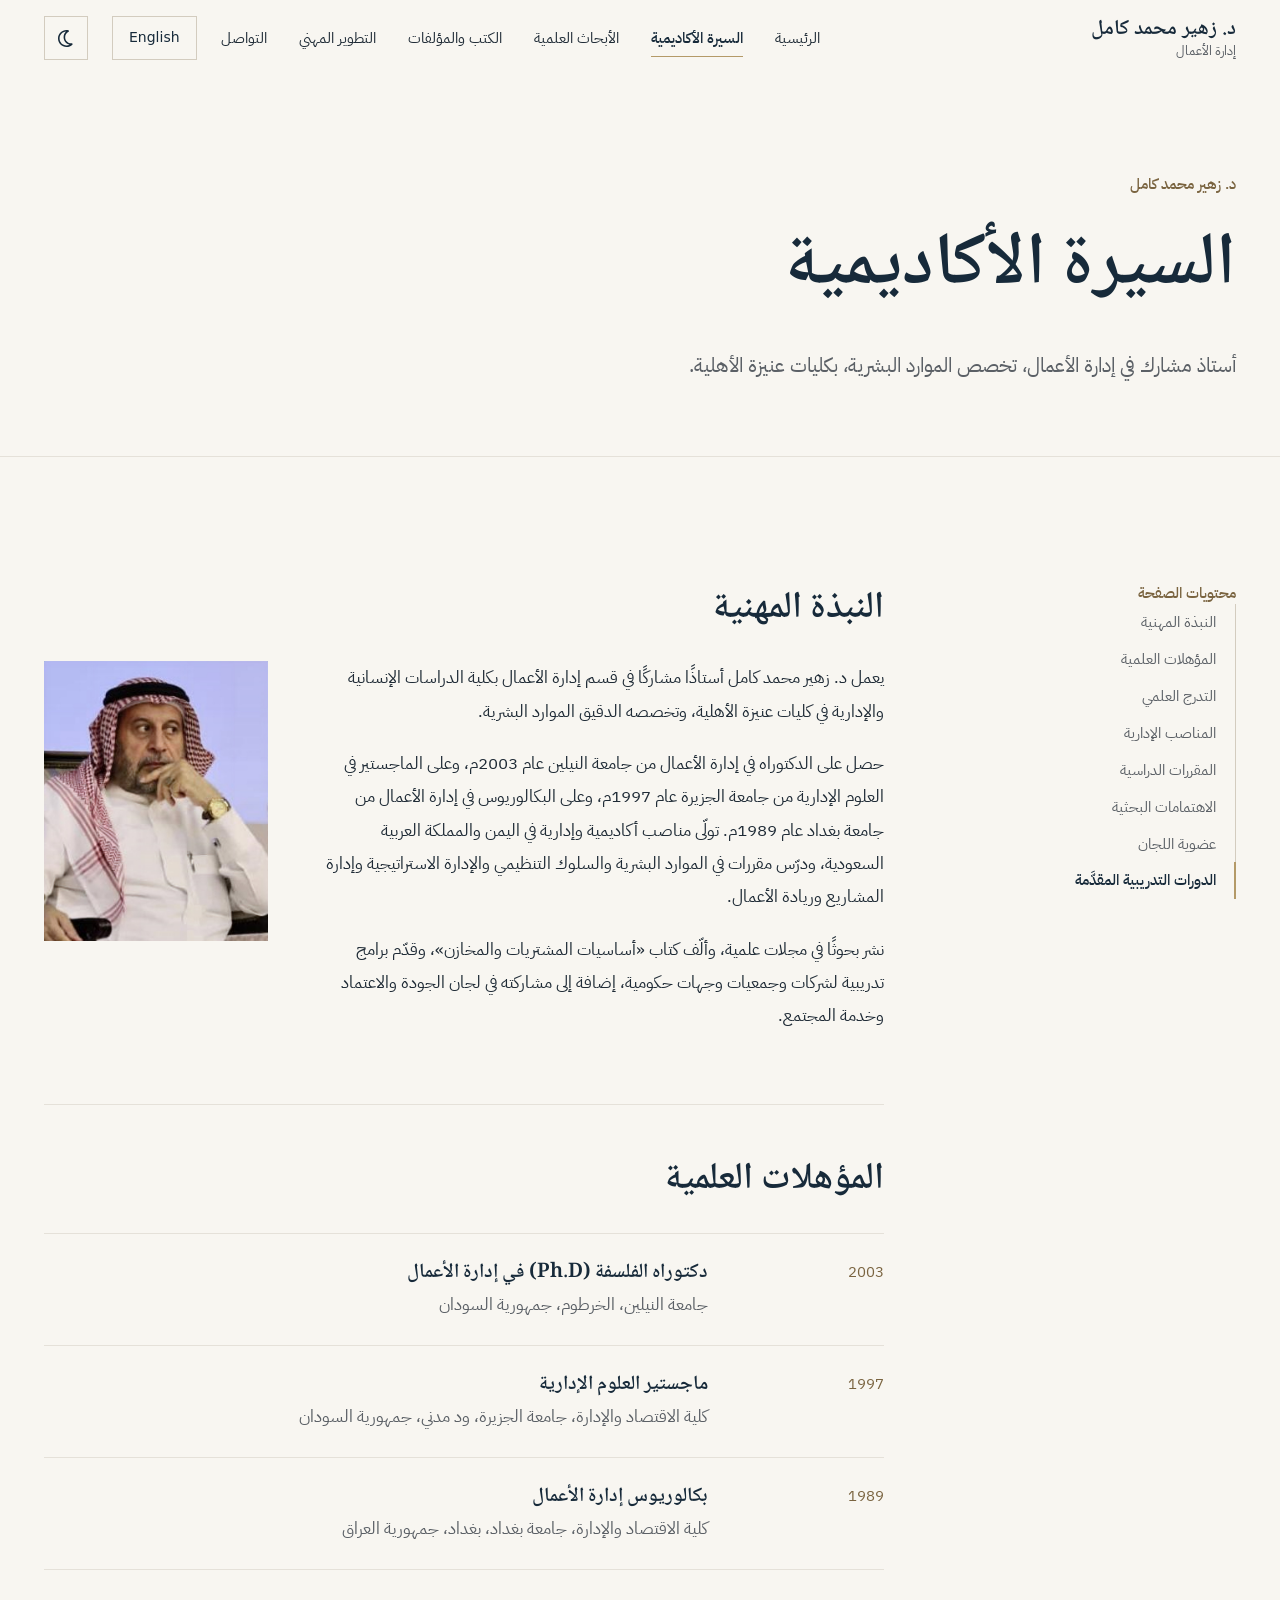
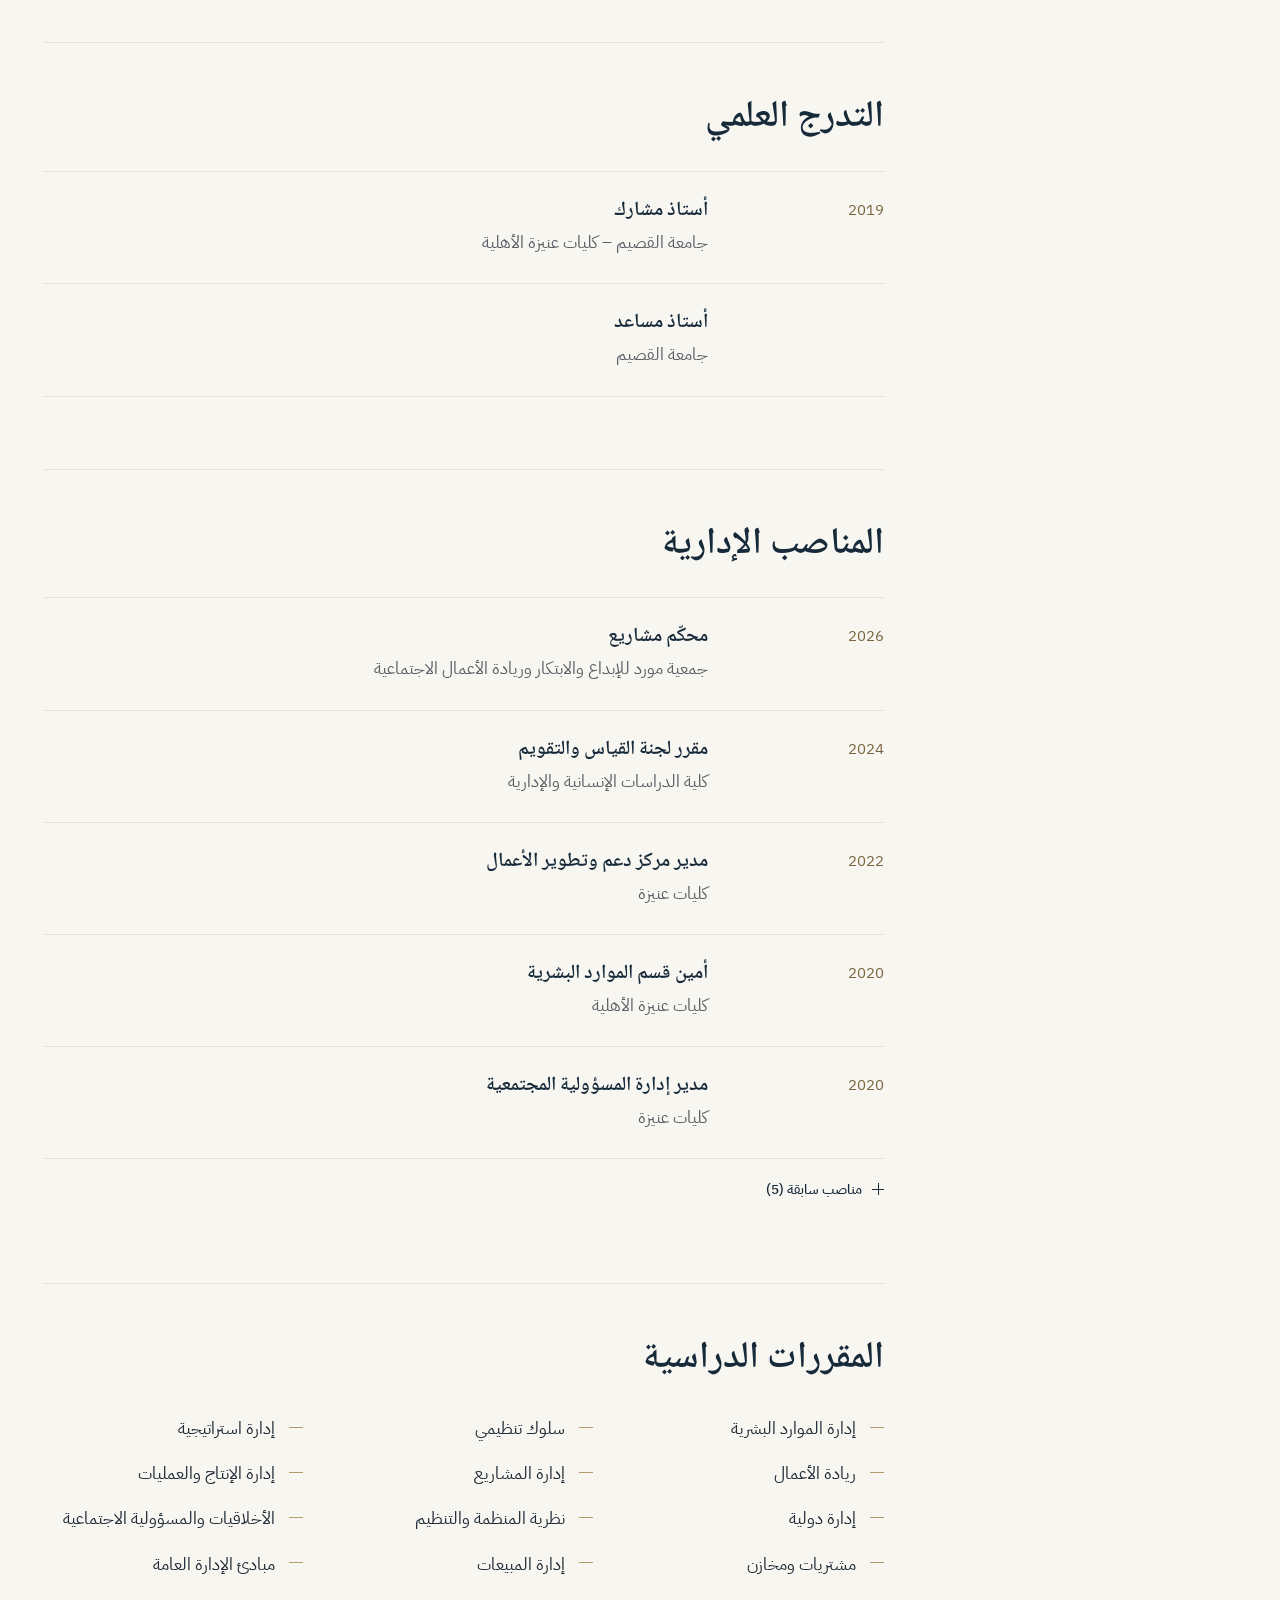
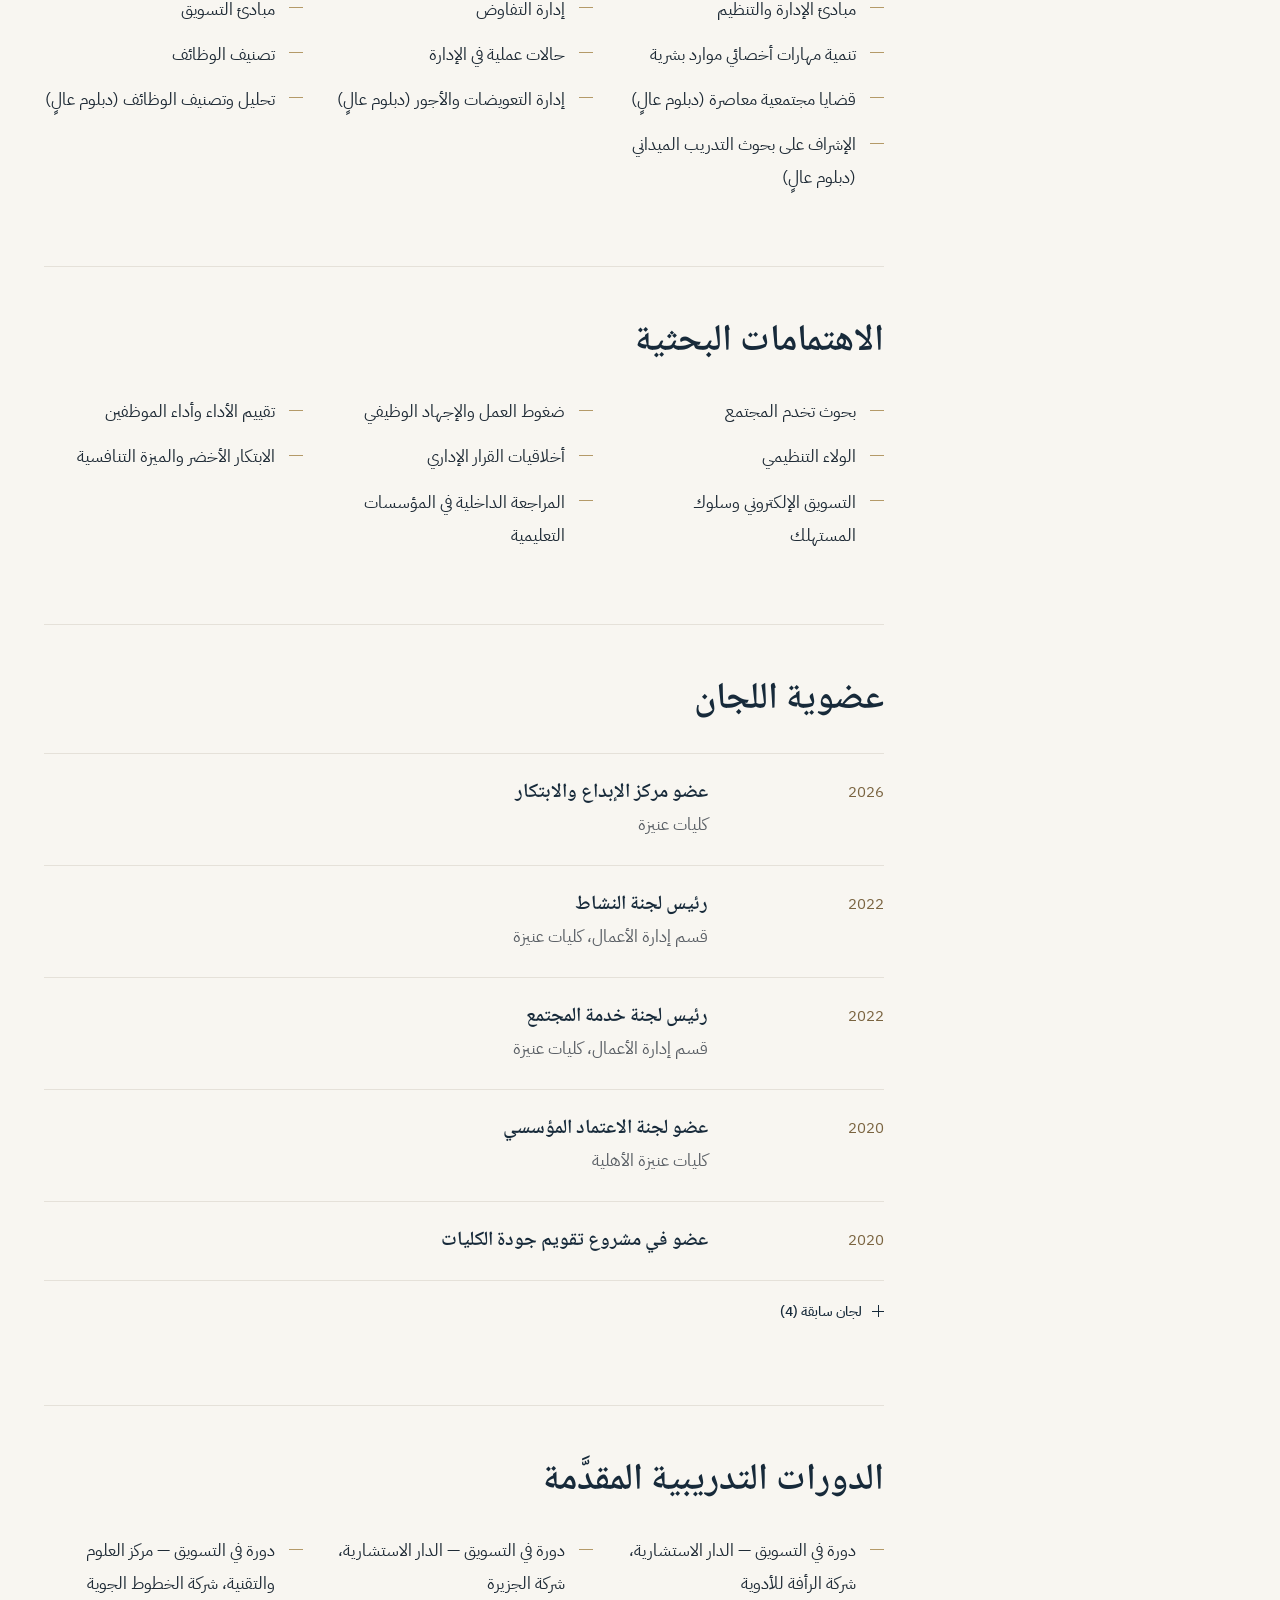
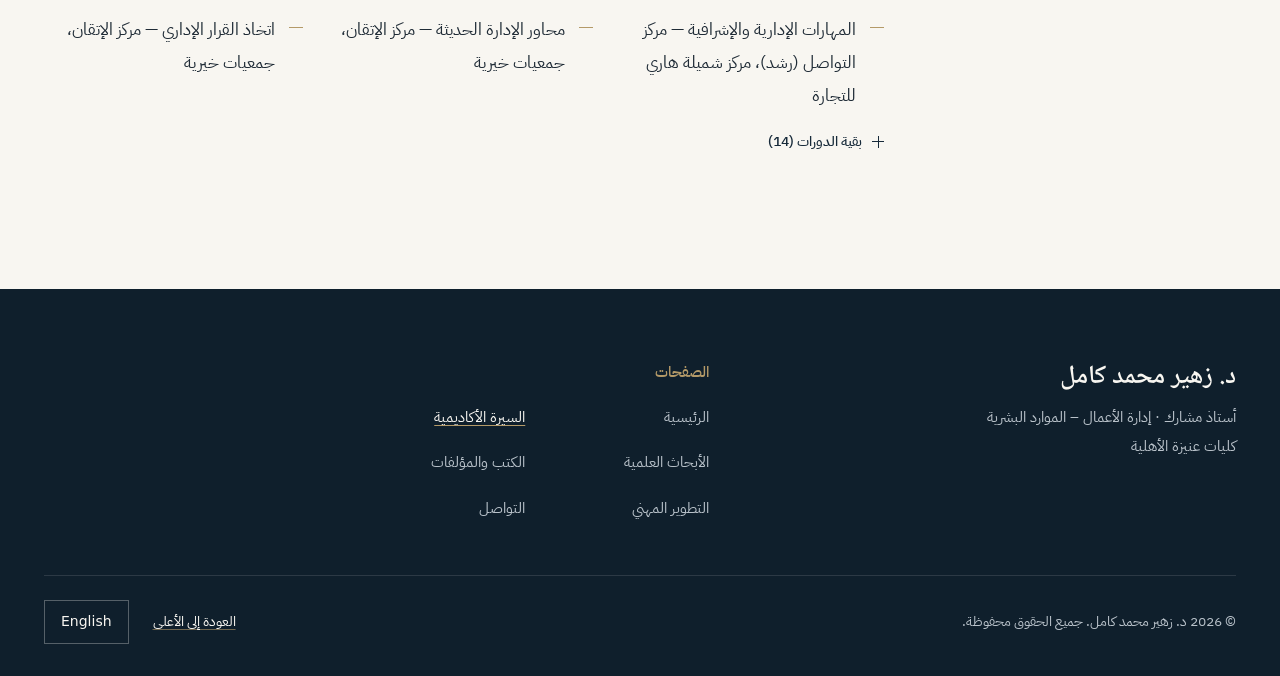
<file: ar/about.html>
<!DOCTYPE html>
<html lang="ar" dir="rtl">
<head>
  <meta charset="utf-8">
  <meta name="viewport" content="width=device-width, initial-scale=1">
  <title>السيرة الأكاديمية — د. زهير محمد كامل</title>
  <meta name="description" content="النبذة المهنية والمؤهلات العلمية والمناصب الأكاديمية والاهتمامات البحثية لـ د. زهير محمد كامل.">
  <meta name="theme-color" content="#F8F6F1">
  <link rel="canonical" href="https://dr-zohair.com/ar/about.html">
  <link rel="alternate" hreflang="ar" href="https://dr-zohair.com/ar/about.html">
  <link rel="alternate" hreflang="en" href="https://dr-zohair.com/en/about.html">
  <link rel="alternate" hreflang="x-default" href="https://dr-zohair.com/">
  <meta property="og:url" content="https://dr-zohair.com/ar/about.html">
  <meta property="og:image" content="https://dr-zohair.com/images/profile/portrait.jpg">
  <meta property="og:type" content="website">
  <meta property="og:title" content="السيرة الأكاديمية — د. زهير محمد كامل">
  <meta property="og:description" content="النبذة المهنية والمؤهلات العلمية والمناصب الأكاديمية والاهتمامات البحثية لـ د. زهير محمد كامل.">
  <meta property="og:locale" content="ar_AR">
  <meta property="og:site_name" content="د. زهير محمد كامل">
  <link rel="icon" href="../assets/favicon.svg" type="image/svg+xml">
  <link rel="preconnect" href="https://fonts.googleapis.com">
  <link rel="preconnect" href="https://fonts.gstatic.com" crossorigin>
  <link rel="stylesheet" href="https://fonts.googleapis.com/css2?family=Cormorant+Garamond:ital,wght@1,500&amp;family=IBM+Plex+Sans+Arabic:wght@400;500;600&amp;family=Noto+Naskh+Arabic:wght@500;600&amp;display=swap">
  <link rel="stylesheet" href="../css/style.css">
  <link rel="stylesheet" href="../css/responsive.css">
  <!-- Marks that JavaScript is available, so the mobile menu can be collapsed safely. -->
  <script>document.documentElement.classList.add('js');</script>
  <script src="../js/theme.js"></script>
  <script src="../js/content.js" defer></script>
  <script src="../js/main.js" defer></script>
  <!-- Icons: Font Awesome Free by @fontawesome - https://fontawesome.com License - https://fontawesome.com/license/free (Icons: CC BY 4.0) Copyright Fonticons, Inc. -->
</head>
<body class="page-about" data-root="../">
  <a class="skip-link" href="#main">تخطَّ إلى المحتوى الرئيسي</a>

  <header class="site-header" id="top">
    <div class="container header-inner">
      <a class="brand" href="index.html">
        <span class="brand-name">د. زهير محمد كامل</span>
        <span class="brand-title">إدارة الأعمال</span>
      </a>

      <nav class="site-nav" aria-label="التنقل الرئيسي">
        <button class="nav-toggle" type="button" aria-expanded="false" aria-controls="site-menu">
          <span class="nav-toggle-label">القائمة</span>
          <span class="nav-toggle-icon" aria-hidden="true"></span>
        </button>
        <div class="nav-panel" id="site-menu">
          <ul class="nav-list">
            <li><a href="index.html">الرئيسية</a></li>
            <li><a href="about.html" aria-current="page">السيرة الأكاديمية</a></li>
            <li><a href="research.html">الأبحاث العلمية</a></li>
            <li><a href="books.html">الكتب والمؤلفات</a></li>
            <li><a href="achievements.html">التطوير المهني</a></li>
            <li><a href="contact.html">التواصل</a></li>
          </ul>
          <a class="lang-switch" href="../en/about.html" hreflang="en"><span class="visually-hidden">التبديل إلى </span><span lang="en">English</span></a>
        </div>
      </nav>

      <button class="theme-toggle" type="button" data-theme-toggle aria-label="التبديل إلى الوضع الداكن"><svg class="theme-icon-moon" width="17" height="17" viewBox="0 0 512 512" aria-hidden="true" focusable="false"><path fill="currentColor" d="M239.3 48.7c-107.1 8.5-191.3 98.1-191.3 207.3 0 114.9 93.1 208 208 208 33.3 0 64.7-7.8 92.6-21.7-103.4-23.4-180.6-115.8-180.6-226.3 0-65.8 27.4-125.1 71.3-167.3zM0 256c0-141.4 114.6-256 256-256 19.4 0 38.4 2.2 56.7 6.3 9.9 2.2 17.3 10.5 18.5 20.5s-4 19.8-13.1 24.4c-60.6 30.2-102.1 92.7-102.1 164.8 0 101.6 82.4 184 184 184 5 0 9.9-.2 14.8-.6 10.1-.8 19.6 4.8 23.8 14.1s2 20.1-5.3 27.1C387.3 484.8 324.8 512 256 512 114.6 512 0 397.4 0 256z"/></svg><svg class="theme-icon-sun" width="18" height="18" viewBox="0 0 576 512" aria-hidden="true" focusable="false"><path fill="currentColor" d="M288-32c8 0 15.4 4 19.9 10.6l58.8 87.4 103.4-20.2c7.8-1.5 15.9 .9 21.6 6.6s8.1 13.8 6.6 21.6L478 177.3 565.4 236.1C572 240.5 576 248 576 256s-4 15.4-10.6 19.9L478 334.7 498.2 438c1.5 7.8-.9 15.9-6.6 21.6s-13.8 8.1-21.6 6.6L366.7 446 307.9 533.4C303.4 540 296 544 288 544s-15.4-4-19.9-10.6L209.3 446 105.9 466.2c-7.8 1.5-15.9-.9-21.6-6.6s-8.1-13.8-6.6-21.6L98 334.7 10.6 275.9C4 271.4 0 264 0 256s4-15.4 10.6-19.9L98 177.3 77.8 73.9c-1.5-7.8 .9-15.9 6.6-21.6s13.8-8.1 21.6-6.6l103.3 20.2 58.8-87.4 1.8-2.3C274.4-29 281-32 288-32zm-47.8 138c-5.4 8-15 12-24.5 10.2l-84-16.4 16.4 84c1.8 9.5-2.2 19.1-10.2 24.5L67 256 138 303.8c8 5.4 12 15 10.2 24.5l-16.4 84 84-16.4 3.5-.4c8.3-.4 16.3 3.6 21 10.6l47.8 71 47.8-71 2.2-2.8c5.6-6.1 14-9 22.3-7.3l84 16.4-16.4-84c-1.8-9.5 2.2-19.1 10.2-24.5l71-47.8-71-47.8c-8-5.4-12-15-10.2-24.5l16.4-84-84 16.4c-9.5 1.8-19.1-2.2-24.5-10.2l-47.8-71-47.8 71zM288 376a120 120 0 1 1 0-240 120 120 0 1 1 0 240zm0-192a72 72 0 1 0 0 144 72 72 0 1 0 0-144z"/></svg></button>
    </div>
  </header>

  <main id="main">

    <section class="page-hero" aria-labelledby="page-title">
      <div class="container">
        <p class="eyebrow anim-rise">د. زهير محمد كامل</p>
        <h1 class="page-title anim-rise anim-delay-1" id="page-title">السيرة الأكاديمية</h1>
        <p class="lead page-lead anim-rise anim-delay-2">أستاذ مشارك في إدارة الأعمال، تخصص الموارد البشرية، بكليات عنيزة الأهلية.</p>
      </div>
    </section>

    <div class="section">
      <div class="container profile-layout">
        <nav class="toc" aria-label="محتويات الصفحة" data-toc>
          <p class="eyebrow">محتويات الصفحة</p>
          <ol class="toc-list">
              <li><a href="#biography">النبذة المهنية</a></li>
              <li><a href="#qualifications">المؤهلات العلمية</a></li>
              <li><a href="#appointments">التدرج العلمي</a></li>
              <li><a href="#experience">المناصب الإدارية</a></li>
              <li><a href="#courses">المقررات الدراسية</a></li>
              <li><a href="#interests">الاهتمامات البحثية</a></li>
              <li><a href="#memberships">عضوية اللجان</a></li>
              <li><a href="#training">الدورات التدريبية المقدَّمة</a></li>
          </ol>
        </nav>

        <div class="profile-content">
          <section class="profile-section reveal" id="biography" aria-labelledby="biography-title">
            <h2 class="profile-section-title" id="biography-title">النبذة المهنية</h2>
            <div class="bio-grid">
              <div class="prose">
                <p>يعمل د. زهير محمد كامل أستاذًا مشاركًا في قسم إدارة الأعمال بكلية الدراسات الإنسانية والإدارية في كليات عنيزة الأهلية، وتخصصه الدقيق الموارد البشرية.</p>
                <p>حصل على الدكتوراه في إدارة الأعمال من جامعة النيلين عام 2003م، وعلى الماجستير في العلوم الإدارية من جامعة الجزيرة عام 1997م، وعلى البكالوريوس في إدارة الأعمال من جامعة بغداد عام 1989م. تولّى مناصب أكاديمية وإدارية في اليمن والمملكة العربية السعودية، ودرّس مقررات في الموارد البشرية والسلوك التنظيمي والإدارة الاستراتيجية وإدارة المشاريع وريادة الأعمال.</p>
                <p>نشر بحوثًا في مجلات علمية، وألّف كتاب «أساسيات المشتريات والمخازن»، وقدّم برامج تدريبية لشركات وجمعيات وجهات حكومية، إضافة إلى مشاركته في لجان الجودة والاعتماد وخدمة المجتمع.</p>
              </div>
              <figure class="bio-portrait">
                <img src="../images/profile/portrait.jpg" width="800" height="1000" alt="صورة د. زهير محمد كامل" loading="lazy" decoding="async">
              </figure>
            </div>
          </section>

          <section class="profile-section reveal" id="qualifications" aria-labelledby="qualifications-title">
            <h2 class="profile-section-title" id="qualifications-title">المؤهلات العلمية</h2>
            <ol class="entry-list">
              <li class="entry">
                <p class="entry-date">2003</p>
                <div>
                  <h3 class="entry-title">دكتوراه الفلسفة (Ph.D) في إدارة الأعمال</h3>
                  <p class="entry-place">جامعة النيلين، الخرطوم، جمهورية السودان</p>
                </div>
              </li>
              <li class="entry">
                <p class="entry-date">1997</p>
                <div>
                  <h3 class="entry-title">ماجستير العلوم الإدارية</h3>
                  <p class="entry-place">كلية الاقتصاد والإدارة، جامعة الجزيرة، ود مدني، جمهورية السودان</p>
                </div>
              </li>
              <li class="entry">
                <p class="entry-date">1989</p>
                <div>
                  <h3 class="entry-title">بكالوريوس إدارة الأعمال</h3>
                  <p class="entry-place">كلية الاقتصاد والإدارة، جامعة بغداد، بغداد، جمهورية العراق</p>
                </div>
              </li>
            </ol>
          </section>

          <section class="profile-section reveal" id="appointments" aria-labelledby="appointments-title">
            <h2 class="profile-section-title" id="appointments-title">التدرج العلمي</h2>
            <ol class="entry-list">
              <li class="entry">
                <p class="entry-date">2019</p>
                <div>
                  <h3 class="entry-title">أستاذ مشارك</h3>
                  <p class="entry-place">جامعة القصيم – كليات عنيزة الأهلية</p>
                </div>
              </li>
              <li class="entry">
                <p class="entry-date"></p>
                <div>
                  <h3 class="entry-title">أستاذ مساعد</h3>
                  <p class="entry-place">جامعة القصيم</p>
                </div>
              </li>
            </ol>
          </section>

          <section class="profile-section reveal" id="experience" aria-labelledby="experience-title">
            <h2 class="profile-section-title" id="experience-title">المناصب الإدارية</h2>
            <ol class="entry-list">
              <li class="entry">
                <p class="entry-date">2026</p>
                <div>
                  <h3 class="entry-title">محكّم مشاريع</h3>
                  <p class="entry-place">جمعية مورد للإبداع والابتكار وريادة الأعمال الاجتماعية</p>
                </div>
              </li>
              <li class="entry">
                <p class="entry-date">2024</p>
                <div>
                  <h3 class="entry-title">مقرر لجنة القياس والتقويم</h3>
                  <p class="entry-place">كلية الدراسات الإنسانية والإدارية</p>
                </div>
              </li>
              <li class="entry">
                <p class="entry-date">2022</p>
                <div>
                  <h3 class="entry-title">مدير مركز دعم وتطوير الأعمال</h3>
                  <p class="entry-place">كليات عنيزة</p>
                </div>
              </li>
              <li class="entry">
                <p class="entry-date">2020</p>
                <div>
                  <h3 class="entry-title">أمين قسم الموارد البشرية</h3>
                  <p class="entry-place">كليات عنيزة الأهلية</p>
                </div>
              </li>
              <li class="entry">
                <p class="entry-date">2020</p>
                <div>
                  <h3 class="entry-title">مدير إدارة المسؤولية المجتمعية</h3>
                  <p class="entry-place">كليات عنيزة</p>
                </div>
              </li>
            </ol>
            <details class="profile-more">
              <summary>مناصب سابقة (5)</summary>
              <ol class="entry-list">
                <li class="entry">
                  <p class="entry-date">2018</p>
                  <div>
                    <h3 class="entry-title">رئيس وحدة شؤون الخريجين</h3>
                    <p class="entry-place">كلية المجتمع ببريدة</p>
                  </div>
                </li>
                <li class="entry">
                  <p class="entry-date">2017</p>
                  <div>
                    <h3 class="entry-title">رئيس وحدة الإرشاد الأكاديمي</h3>
                    <p class="entry-place">برنامج الموارد البشرية</p>
                  </div>
                </li>
                <li class="entry">
                  <p class="entry-date">2008 – 2010</p>
                  <div>
                    <h3 class="entry-title">نائب العميد للشؤون الأكاديمية</h3>
                    <p class="entry-place">كلية المجتمع سيئون، اليمن</p>
                  </div>
                </li>
                <li class="entry">
                  <p class="entry-date">2007</p>
                  <div>
                    <h3 class="entry-title">رئيس قسم إدارة الأعمال</h3>
                    <p class="entry-place">كلية المجتمع سيئون، اليمن</p>
                  </div>
                </li>
                <li class="entry">
                  <p class="entry-date">2005</p>
                  <div>
                    <h3 class="entry-title">رئيس قسم إدارة الأعمال</h3>
                    <p class="entry-place">جامعة العلوم والتكنولوجيا، اليمن</p>
                  </div>
                </li>
              </ol>
            </details>
          </section>

          <section class="profile-section reveal" id="courses" aria-labelledby="courses-title">
            <h2 class="profile-section-title" id="courses-title">المقررات الدراسية</h2>
            <ul class="interest-list">
              <li>إدارة الموارد البشرية</li>
              <li>سلوك تنظيمي</li>
              <li>إدارة استراتيجية</li>
              <li>ريادة الأعمال</li>
              <li>إدارة المشاريع</li>
              <li>إدارة الإنتاج والعمليات</li>
              <li>إدارة دولية</li>
              <li>نظرية المنظمة والتنظيم</li>
              <li>الأخلاقيات والمسؤولية الاجتماعية</li>
              <li>مشتريات ومخازن</li>
              <li>إدارة المبيعات</li>
              <li>مبادئ الإدارة العامة</li>
              <li>مبادئ الإدارة والتنظيم</li>
              <li>إدارة التفاوض</li>
              <li>مبادئ التسويق</li>
              <li>تنمية مهارات أخصائي موارد بشرية</li>
              <li>حالات عملية في الإدارة</li>
              <li>تصنيف الوظائف</li>
              <li>قضايا مجتمعية معاصرة (دبلوم عالٍ)</li>
              <li>إدارة التعويضات والأجور (دبلوم عالٍ)</li>
              <li>تحليل وتصنيف الوظائف (دبلوم عالٍ)</li>
              <li>الإشراف على بحوث التدريب الميداني (دبلوم عالٍ)</li>
            </ul>
          </section>

          <section class="profile-section reveal" id="interests" aria-labelledby="interests-title">
            <h2 class="profile-section-title" id="interests-title">الاهتمامات البحثية</h2>
            <ul class="interest-list">
              <li>بحوث تخدم المجتمع</li>
              <li>ضغوط العمل والإجهاد الوظيفي</li>
              <li>تقييم الأداء وأداء الموظفين</li>
              <li>الولاء التنظيمي</li>
              <li>أخلاقيات القرار الإداري</li>
              <li>الابتكار الأخضر والميزة التنافسية</li>
              <li>التسويق الإلكتروني وسلوك المستهلك</li>
              <li>المراجعة الداخلية في المؤسسات التعليمية</li>
            </ul>
          </section>

          <section class="profile-section reveal" id="memberships" aria-labelledby="memberships-title">
            <h2 class="profile-section-title" id="memberships-title">عضوية اللجان</h2>
            <ol class="entry-list">
              <li class="entry">
                <p class="entry-date">2026</p>
                <div>
                  <h3 class="entry-title">عضو مركز الإبداع والابتكار</h3>
                  <p class="entry-place">كليات عنيزة</p>
                </div>
              </li>
              <li class="entry">
                <p class="entry-date">2022</p>
                <div>
                  <h3 class="entry-title">رئيس لجنة النشاط</h3>
                  <p class="entry-place">قسم إدارة الأعمال، كليات عنيزة</p>
                </div>
              </li>
              <li class="entry">
                <p class="entry-date">2022</p>
                <div>
                  <h3 class="entry-title">رئيس لجنة خدمة المجتمع</h3>
                  <p class="entry-place">قسم إدارة الأعمال، كليات عنيزة</p>
                </div>
              </li>
              <li class="entry">
                <p class="entry-date">2020</p>
                <div>
                  <h3 class="entry-title">عضو لجنة الاعتماد المؤسسي</h3>
                  <p class="entry-place">كليات عنيزة الأهلية</p>
                </div>
              </li>
              <li class="entry">
                <p class="entry-date">2020</p>
                <div>
                  <h3 class="entry-title">عضو في مشروع تقويم جودة الكليات</h3>
                </div>
              </li>
            </ol>
            <details class="profile-more">
              <summary>لجان سابقة (4)</summary>
              <ol class="entry-list">
                <li class="entry">
                  <p class="entry-date">2018</p>
                  <div>
                    <h3 class="entry-title">عضو لجنة الشراكة وخدمة المجتمع</h3>
                    <p class="entry-place">كلية المجتمع ببريدة</p>
                  </div>
                </li>
                <li class="entry">
                  <p class="entry-date">2015</p>
                  <div>
                    <h3 class="entry-title">عضو لجنة الجودة</h3>
                    <p class="entry-place">قسم العلوم الإدارية والإنسانية</p>
                  </div>
                </li>
                <li class="entry">
                  <p class="entry-date">2011 – 2012</p>
                  <div>
                    <h3 class="entry-title">اللجنة الثقافية</h3>
                    <p class="entry-place">عمادة شؤون الطلاب، جامعة القصيم، بريدة</p>
                  </div>
                </li>
                <li class="entry">
                  <p class="entry-date">2010 – 2013</p>
                  <div>
                    <h3 class="entry-title">لجنة الاختبارات</h3>
                    <p class="entry-place">قسم الإدارة، جامعة القصيم</p>
                  </div>
                </li>
              </ol>
            </details>
          </section>

          <section class="profile-section reveal" id="training" aria-labelledby="training-title">
            <h2 class="profile-section-title" id="training-title">الدورات التدريبية المقدَّمة</h2>
            <ul class="interest-list">
              <li>دورة في التسويق — الدار الاستشارية، شركة الرأفة للأدوية</li>
              <li>دورة في التسويق — الدار الاستشارية، شركة الجزيرة</li>
              <li>دورة في التسويق — مركز العلوم والتقنية، شركة الخطوط الجوية</li>
              <li>المهارات الإدارية والإشرافية — مركز التواصل (رشد)، مركز شميلة هاري للتجارة</li>
              <li>محاور الإدارة الحديثة — مركز الإتقان، جمعيات خيرية</li>
              <li>اتخاذ القرار الإداري — مركز الإتقان، جمعيات خيرية</li>
            </ul>
            <details class="profile-more">
              <summary>بقية الدورات (14)</summary>
              <ul class="interest-list">
                <li>منهجية التغيير — مركز التواصل (رشد)، جمعية التنمية الاجتماعية</li>
                <li>إدارة المعارض البيعية — الدار الاستشارية اليمنية، المؤسسة الاقتصادية اليمنية</li>
                <li>دورات في السكرتارية — الحديدة: الجامعة، المجلس المحلي، صندوق التنمية</li>
                <li>الإدارة الحديثة وكتابة التقارير — وزارة النفط والمعادن، سيئون</li>
                <li>التنظيم وتطوره — جامعة القصيم، خدمة المجتمع</li>
                <li>محاور الإدارة الحديثة — جمعية أسرة ببريدة</li>
                <li>احتياجات الخريجين — كلية المجتمع ببريدة</li>
                <li>ورشة عمل أخلاقيات المهنة — مجمع الأمير سلطان ببريدة</li>
                <li>أساسيات الإدارة الحديثة — سجن الطرفية</li>
                <li>التنمية المستدامة والتخطيط — أكاديمية الحنطي، عنيزة</li>
                <li>تنمية الموارد البشرية — أكاديمية الحنطي، عنيزة</li>
                <li>دورات متنوعة في الموارد البشرية: المقابلة الشخصية، تقويم الأداء الوظيفي، الرقابة الذاتية، الثقافة التنظيمية، خدمة العملاء، محاور الإدارة الحديثة، الإدارة الاستراتيجية</li>
                <li>دورات متنوعة في ريادة الأعمال — جمعية مورد للإبداع والابتكار، بريدة</li>
                <li>دورات متنوعة في إدارة الأعمال — جمعية الصالحية بعنيزة</li>
              </ul>
            </details>
          </section>
        </div>
      </div>
    </div>
  </main>

  <footer class="site-footer">
    <div class="container">
      <div class="footer-grid">
        <div>
          <p class="footer-name">د. زهير محمد كامل</p>
          <p>أستاذ مشارك · إدارة الأعمال – الموارد البشرية</p>
          <p>كليات عنيزة الأهلية</p>
        </div>
        <nav class="footer-nav" aria-label="روابط التذييل">
          <p class="eyebrow footer-heading">الصفحات</p>
          <ul>
            <li><a href="index.html">الرئيسية</a></li>
            <li><a href="about.html" aria-current="page">السيرة الأكاديمية</a></li>
            <li><a href="research.html">الأبحاث العلمية</a></li>
            <li><a href="books.html">الكتب والمؤلفات</a></li>
            <li><a href="achievements.html">التطوير المهني</a></li>
            <li><a href="contact.html">التواصل</a></li>
          </ul>
        </nav>
      </div>

      <div class="footer-bottom">
        <p>© <span data-current-year>2026</span> د. زهير محمد كامل. جميع الحقوق محفوظة.</p>
        <div class="footer-links">
          <a href="#top">العودة إلى الأعلى</a>
          <a class="lang-switch" href="../en/about.html" hreflang="en"><span class="visually-hidden">التبديل إلى </span><span lang="en">English</span></a>
        </div>
      </div>
    </div>
  </footer>
</body>
</html>
</file>
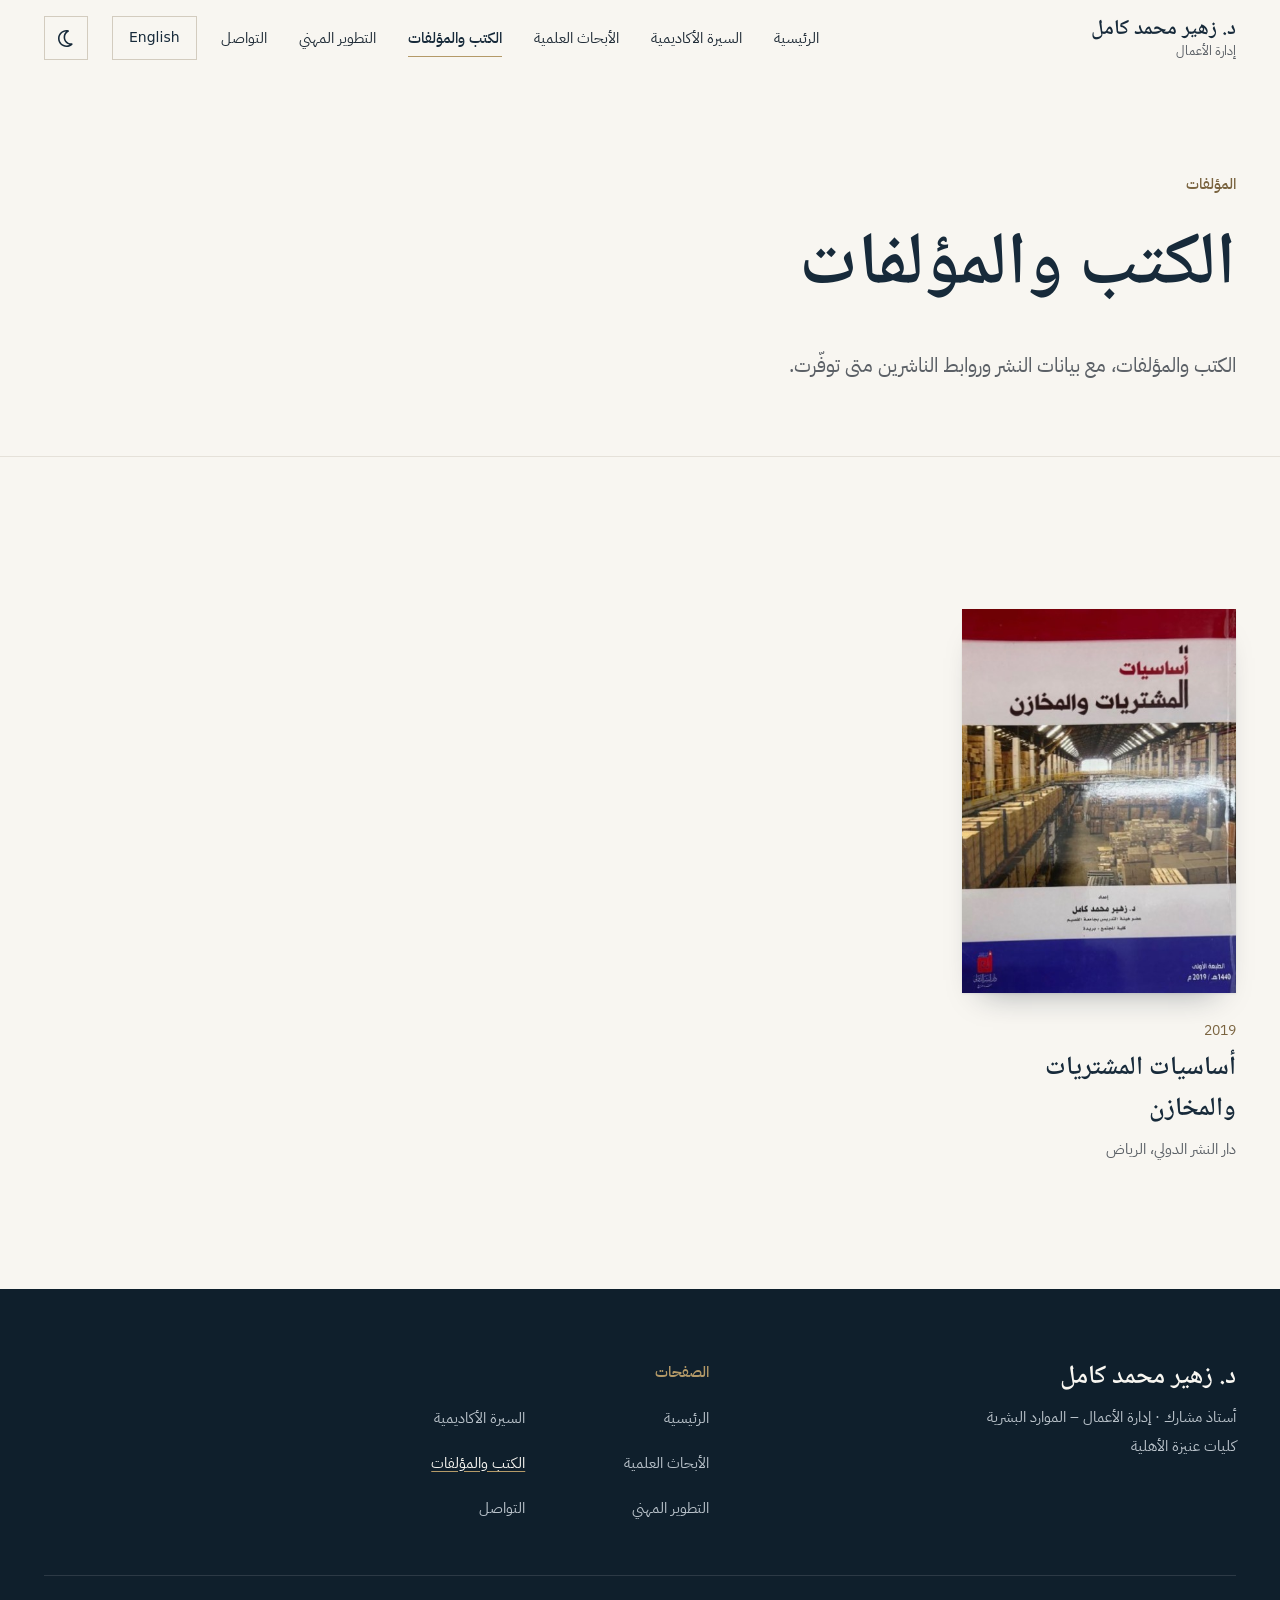
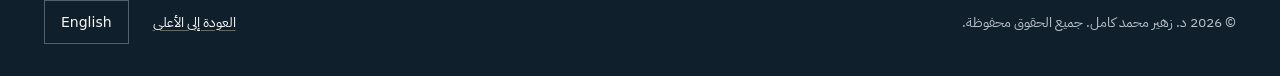
<file: ar/books.html>
<!DOCTYPE html>
<html lang="ar" dir="rtl">
<head>
  <meta charset="utf-8">
  <meta name="viewport" content="width=device-width, initial-scale=1">
  <title>الكتب والمؤلفات — د. زهير محمد كامل</title>
  <meta name="description" content="الكتب والمؤلفات الصادرة لـ د. زهير محمد كامل.">
  <meta name="theme-color" content="#F8F6F1">
  <link rel="canonical" href="https://dr-zohair.com/ar/books.html">
  <link rel="alternate" hreflang="ar" href="https://dr-zohair.com/ar/books.html">
  <link rel="alternate" hreflang="en" href="https://dr-zohair.com/en/books.html">
  <link rel="alternate" hreflang="x-default" href="https://dr-zohair.com/">
  <meta property="og:url" content="https://dr-zohair.com/ar/books.html">
  <meta property="og:image" content="https://dr-zohair.com/images/profile/portrait.jpg">
  <meta property="og:type" content="website">
  <meta property="og:title" content="الكتب والمؤلفات — د. زهير محمد كامل">
  <meta property="og:description" content="الكتب والمؤلفات الصادرة لـ د. زهير محمد كامل.">
  <meta property="og:locale" content="ar_AR">
  <meta property="og:site_name" content="د. زهير محمد كامل">
  <link rel="icon" href="../assets/favicon.svg" type="image/svg+xml">
  <link rel="preconnect" href="https://fonts.googleapis.com">
  <link rel="preconnect" href="https://fonts.gstatic.com" crossorigin>
  <link rel="stylesheet" href="https://fonts.googleapis.com/css2?family=Cormorant+Garamond:ital,wght@1,500&amp;family=IBM+Plex+Sans+Arabic:wght@400;500;600&amp;family=Noto+Naskh+Arabic:wght@500;600&amp;display=swap">
  <link rel="stylesheet" href="../css/style.css">
  <link rel="stylesheet" href="../css/responsive.css">
  <!-- Marks that JavaScript is available, so the mobile menu can be collapsed safely. -->
  <script>document.documentElement.classList.add('js');</script>
  <script src="../js/theme.js"></script>
  <script src="../js/content.js" defer></script>
  <script src="../js/main.js" defer></script>
  <!-- Icons: Font Awesome Free by @fontawesome - https://fontawesome.com License - https://fontawesome.com/license/free (Icons: CC BY 4.0) Copyright Fonticons, Inc. -->
</head>
<body class="page-books" data-root="../">
  <a class="skip-link" href="#main">تخطَّ إلى المحتوى الرئيسي</a>

  <header class="site-header" id="top">
    <div class="container header-inner">
      <a class="brand" href="index.html">
        <span class="brand-name">د. زهير محمد كامل</span>
        <span class="brand-title">إدارة الأعمال</span>
      </a>

      <nav class="site-nav" aria-label="التنقل الرئيسي">
        <button class="nav-toggle" type="button" aria-expanded="false" aria-controls="site-menu">
          <span class="nav-toggle-label">القائمة</span>
          <span class="nav-toggle-icon" aria-hidden="true"></span>
        </button>
        <div class="nav-panel" id="site-menu">
          <ul class="nav-list">
            <li><a href="index.html">الرئيسية</a></li>
            <li><a href="about.html">السيرة الأكاديمية</a></li>
            <li><a href="research.html">الأبحاث العلمية</a></li>
            <li><a href="books.html" aria-current="page">الكتب والمؤلفات</a></li>
            <li><a href="achievements.html">التطوير المهني</a></li>
            <li><a href="contact.html">التواصل</a></li>
          </ul>
          <a class="lang-switch" href="../en/books.html" hreflang="en"><span class="visually-hidden">التبديل إلى </span><span lang="en">English</span></a>
        </div>
      </nav>

      <button class="theme-toggle" type="button" data-theme-toggle aria-label="التبديل إلى الوضع الداكن"><svg class="theme-icon-moon" width="17" height="17" viewBox="0 0 512 512" aria-hidden="true" focusable="false"><path fill="currentColor" d="M239.3 48.7c-107.1 8.5-191.3 98.1-191.3 207.3 0 114.9 93.1 208 208 208 33.3 0 64.7-7.8 92.6-21.7-103.4-23.4-180.6-115.8-180.6-226.3 0-65.8 27.4-125.1 71.3-167.3zM0 256c0-141.4 114.6-256 256-256 19.4 0 38.4 2.2 56.7 6.3 9.9 2.2 17.3 10.5 18.5 20.5s-4 19.8-13.1 24.4c-60.6 30.2-102.1 92.7-102.1 164.8 0 101.6 82.4 184 184 184 5 0 9.9-.2 14.8-.6 10.1-.8 19.6 4.8 23.8 14.1s2 20.1-5.3 27.1C387.3 484.8 324.8 512 256 512 114.6 512 0 397.4 0 256z"/></svg><svg class="theme-icon-sun" width="18" height="18" viewBox="0 0 576 512" aria-hidden="true" focusable="false"><path fill="currentColor" d="M288-32c8 0 15.4 4 19.9 10.6l58.8 87.4 103.4-20.2c7.8-1.5 15.9 .9 21.6 6.6s8.1 13.8 6.6 21.6L478 177.3 565.4 236.1C572 240.5 576 248 576 256s-4 15.4-10.6 19.9L478 334.7 498.2 438c1.5 7.8-.9 15.9-6.6 21.6s-13.8 8.1-21.6 6.6L366.7 446 307.9 533.4C303.4 540 296 544 288 544s-15.4-4-19.9-10.6L209.3 446 105.9 466.2c-7.8 1.5-15.9-.9-21.6-6.6s-8.1-13.8-6.6-21.6L98 334.7 10.6 275.9C4 271.4 0 264 0 256s4-15.4 10.6-19.9L98 177.3 77.8 73.9c-1.5-7.8 .9-15.9 6.6-21.6s13.8-8.1 21.6-6.6l103.3 20.2 58.8-87.4 1.8-2.3C274.4-29 281-32 288-32zm-47.8 138c-5.4 8-15 12-24.5 10.2l-84-16.4 16.4 84c1.8 9.5-2.2 19.1-10.2 24.5L67 256 138 303.8c8 5.4 12 15 10.2 24.5l-16.4 84 84-16.4 3.5-.4c8.3-.4 16.3 3.6 21 10.6l47.8 71 47.8-71 2.2-2.8c5.6-6.1 14-9 22.3-7.3l84 16.4-16.4-84c-1.8-9.5 2.2-19.1 10.2-24.5l71-47.8-71-47.8c-8-5.4-12-15-10.2-24.5l16.4-84-84 16.4c-9.5 1.8-19.1-2.2-24.5-10.2l-47.8-71-47.8 71zM288 376a120 120 0 1 1 0-240 120 120 0 1 1 0 240zm0-192a72 72 0 1 0 0 144 72 72 0 1 0 0-144z"/></svg></button>
    </div>
  </header>

  <main id="main">

    <section class="page-hero" aria-labelledby="page-title">
      <div class="container">
        <p class="eyebrow anim-rise">المؤلفات</p>
        <h1 class="page-title anim-rise anim-delay-1" id="page-title">الكتب والمؤلفات</h1>
        <p class="lead page-lead anim-rise anim-delay-2">الكتب والمؤلفات، مع بيانات النشر وروابط الناشرين متى توفّرت.</p>
      </div>
    </section>

    <section class="section" aria-labelledby="page-title">
      <div class="container">
        <!-- Books are generated from js/content.js. -->
        <div class="book-grid" data-render="books-all">
          <noscript><p class="noscript-note">يتطلّب عرض هذه القائمة تفعيل JavaScript في المتصفح.</p></noscript>
        </div>
      </div>
    </section>
  </main>

  <footer class="site-footer">
    <div class="container">
      <div class="footer-grid">
        <div>
          <p class="footer-name">د. زهير محمد كامل</p>
          <p>أستاذ مشارك · إدارة الأعمال – الموارد البشرية</p>
          <p>كليات عنيزة الأهلية</p>
        </div>
        <nav class="footer-nav" aria-label="روابط التذييل">
          <p class="eyebrow footer-heading">الصفحات</p>
          <ul>
            <li><a href="index.html">الرئيسية</a></li>
            <li><a href="about.html">السيرة الأكاديمية</a></li>
            <li><a href="research.html">الأبحاث العلمية</a></li>
            <li><a href="books.html" aria-current="page">الكتب والمؤلفات</a></li>
            <li><a href="achievements.html">التطوير المهني</a></li>
            <li><a href="contact.html">التواصل</a></li>
          </ul>
        </nav>
      </div>

      <div class="footer-bottom">
        <p>© <span data-current-year>2026</span> د. زهير محمد كامل. جميع الحقوق محفوظة.</p>
        <div class="footer-links">
          <a href="#top">العودة إلى الأعلى</a>
          <a class="lang-switch" href="../en/books.html" hreflang="en"><span class="visually-hidden">التبديل إلى </span><span lang="en">English</span></a>
        </div>
      </div>
    </div>
  </footer>
</body>
</html>
</file>
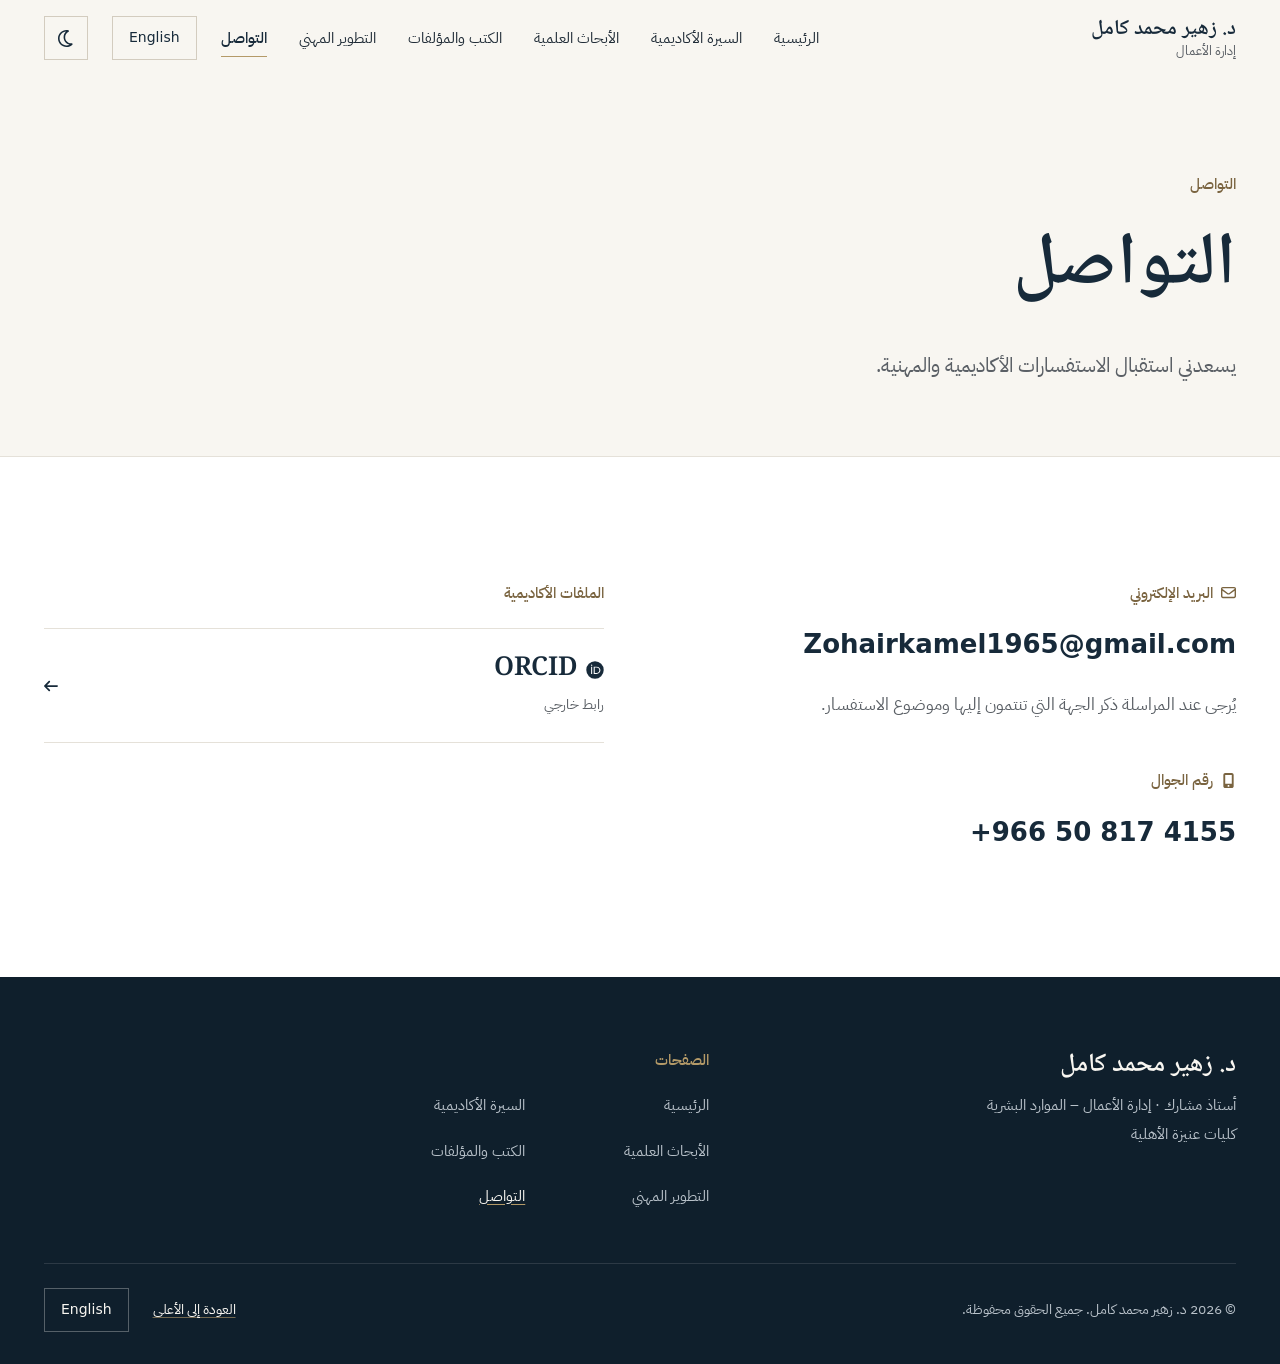
<file: ar/contact.html>
<!DOCTYPE html>
<html lang="ar" dir="rtl">
<head>
  <meta charset="utf-8">
  <meta name="viewport" content="width=device-width, initial-scale=1">
  <title>التواصل — د. زهير محمد كامل</title>
  <meta name="description" content="بيانات التواصل الأكاديمي والمهني مع د. زهير محمد كامل.">
  <meta name="theme-color" content="#F8F6F1">
  <link rel="canonical" href="https://dr-zohair.com/ar/contact.html">
  <link rel="alternate" hreflang="ar" href="https://dr-zohair.com/ar/contact.html">
  <link rel="alternate" hreflang="en" href="https://dr-zohair.com/en/contact.html">
  <link rel="alternate" hreflang="x-default" href="https://dr-zohair.com/">
  <meta property="og:url" content="https://dr-zohair.com/ar/contact.html">
  <meta property="og:image" content="https://dr-zohair.com/images/profile/portrait.jpg">
  <meta property="og:type" content="website">
  <meta property="og:title" content="التواصل — د. زهير محمد كامل">
  <meta property="og:description" content="بيانات التواصل الأكاديمي والمهني مع د. زهير محمد كامل.">
  <meta property="og:locale" content="ar_AR">
  <meta property="og:site_name" content="د. زهير محمد كامل">
  <link rel="icon" href="../assets/favicon.svg" type="image/svg+xml">
  <link rel="preconnect" href="https://fonts.googleapis.com">
  <link rel="preconnect" href="https://fonts.gstatic.com" crossorigin>
  <link rel="stylesheet" href="https://fonts.googleapis.com/css2?family=Cormorant+Garamond:ital,wght@1,500&amp;family=IBM+Plex+Sans+Arabic:wght@400;500;600&amp;family=Noto+Naskh+Arabic:wght@500;600&amp;display=swap">
  <link rel="stylesheet" href="../css/style.css">
  <link rel="stylesheet" href="../css/responsive.css">
  <!-- Marks that JavaScript is available, so the mobile menu can be collapsed safely. -->
  <script>document.documentElement.classList.add('js');</script>
  <script src="../js/theme.js"></script>
  <script src="../js/content.js" defer></script>
  <script src="../js/main.js" defer></script>
  <!-- Icons: Font Awesome Free by @fontawesome - https://fontawesome.com License - https://fontawesome.com/license/free (Icons: CC BY 4.0) Copyright Fonticons, Inc. -->
</head>
<body class="page-contact" data-root="../">
  <a class="skip-link" href="#main">تخطَّ إلى المحتوى الرئيسي</a>

  <header class="site-header" id="top">
    <div class="container header-inner">
      <a class="brand" href="index.html">
        <span class="brand-name">د. زهير محمد كامل</span>
        <span class="brand-title">إدارة الأعمال</span>
      </a>

      <nav class="site-nav" aria-label="التنقل الرئيسي">
        <button class="nav-toggle" type="button" aria-expanded="false" aria-controls="site-menu">
          <span class="nav-toggle-label">القائمة</span>
          <span class="nav-toggle-icon" aria-hidden="true"></span>
        </button>
        <div class="nav-panel" id="site-menu">
          <ul class="nav-list">
            <li><a href="index.html">الرئيسية</a></li>
            <li><a href="about.html">السيرة الأكاديمية</a></li>
            <li><a href="research.html">الأبحاث العلمية</a></li>
            <li><a href="books.html">الكتب والمؤلفات</a></li>
            <li><a href="achievements.html">التطوير المهني</a></li>
            <li><a href="contact.html" aria-current="page">التواصل</a></li>
          </ul>
          <a class="lang-switch" href="../en/contact.html" hreflang="en"><span class="visually-hidden">التبديل إلى </span><span lang="en">English</span></a>
        </div>
      </nav>

      <button class="theme-toggle" type="button" data-theme-toggle aria-label="التبديل إلى الوضع الداكن"><svg class="theme-icon-moon" width="17" height="17" viewBox="0 0 512 512" aria-hidden="true" focusable="false"><path fill="currentColor" d="M239.3 48.7c-107.1 8.5-191.3 98.1-191.3 207.3 0 114.9 93.1 208 208 208 33.3 0 64.7-7.8 92.6-21.7-103.4-23.4-180.6-115.8-180.6-226.3 0-65.8 27.4-125.1 71.3-167.3zM0 256c0-141.4 114.6-256 256-256 19.4 0 38.4 2.2 56.7 6.3 9.9 2.2 17.3 10.5 18.5 20.5s-4 19.8-13.1 24.4c-60.6 30.2-102.1 92.7-102.1 164.8 0 101.6 82.4 184 184 184 5 0 9.9-.2 14.8-.6 10.1-.8 19.6 4.8 23.8 14.1s2 20.1-5.3 27.1C387.3 484.8 324.8 512 256 512 114.6 512 0 397.4 0 256z"/></svg><svg class="theme-icon-sun" width="18" height="18" viewBox="0 0 576 512" aria-hidden="true" focusable="false"><path fill="currentColor" d="M288-32c8 0 15.4 4 19.9 10.6l58.8 87.4 103.4-20.2c7.8-1.5 15.9 .9 21.6 6.6s8.1 13.8 6.6 21.6L478 177.3 565.4 236.1C572 240.5 576 248 576 256s-4 15.4-10.6 19.9L478 334.7 498.2 438c1.5 7.8-.9 15.9-6.6 21.6s-13.8 8.1-21.6 6.6L366.7 446 307.9 533.4C303.4 540 296 544 288 544s-15.4-4-19.9-10.6L209.3 446 105.9 466.2c-7.8 1.5-15.9-.9-21.6-6.6s-8.1-13.8-6.6-21.6L98 334.7 10.6 275.9C4 271.4 0 264 0 256s4-15.4 10.6-19.9L98 177.3 77.8 73.9c-1.5-7.8 .9-15.9 6.6-21.6s13.8-8.1 21.6-6.6l103.3 20.2 58.8-87.4 1.8-2.3C274.4-29 281-32 288-32zm-47.8 138c-5.4 8-15 12-24.5 10.2l-84-16.4 16.4 84c1.8 9.5-2.2 19.1-10.2 24.5L67 256 138 303.8c8 5.4 12 15 10.2 24.5l-16.4 84 84-16.4 3.5-.4c8.3-.4 16.3 3.6 21 10.6l47.8 71 47.8-71 2.2-2.8c5.6-6.1 14-9 22.3-7.3l84 16.4-16.4-84c-1.8-9.5 2.2-19.1 10.2-24.5l71-47.8-71-47.8c-8-5.4-12-15-10.2-24.5l16.4-84-84 16.4c-9.5 1.8-19.1-2.2-24.5-10.2l-47.8-71-47.8 71zM288 376a120 120 0 1 1 0-240 120 120 0 1 1 0 240zm0-192a72 72 0 1 0 0 144 72 72 0 1 0 0-144z"/></svg></button>
    </div>
  </header>

  <main id="main">

    <section class="page-hero" aria-labelledby="page-title">
      <div class="container">
        <p class="eyebrow anim-rise">التواصل</p>
        <h1 class="page-title anim-rise anim-delay-1" id="page-title">التواصل</h1>
        <p class="lead page-lead anim-rise anim-delay-2">يسعدني استقبال الاستفسارات الأكاديمية والمهنية.</p>
      </div>
    </section>

    <div class="section section--white">
      <div class="container contact-grid">
        <!-- The email address, phone number and profile links are set in js/content.js → contact. -->
        <div class="contact-details reveal">
          <section aria-labelledby="email-title">
            <h2 class="eyebrow contact-block-title contact-title-icon" id="email-title"><svg width="15" height="15" viewBox="0 0 512 512" aria-hidden="true" focusable="false"><path fill="currentColor" d="M61.4 64C27.5 64 0 91.5 0 125.4 0 126.3 0 127.1 .1 128L0 128 0 384c0 35.3 28.7 64 64 64l384 0c35.3 0 64-28.7 64-64l0-256-.1 0c0-.9 .1-1.7 .1-2.6 0-33.9-27.5-61.4-61.4-61.4L61.4 64zM464 192.3L464 384c0 8.8-7.2 16-16 16L64 400c-8.8 0-16-7.2-16-16l0-191.7 154.8 117.4c31.4 23.9 74.9 23.9 106.4 0L464 192.3zM48 125.4C48 118 54 112 61.4 112l389.2 0c7.4 0 13.4 6 13.4 13.4 0 4.2-2 8.2-5.3 10.7L280.2 271.5c-14.3 10.8-34.1 10.8-48.4 0L53.3 136.1c-3.3-2.5-5.3-6.5-5.3-10.7z"/></svg>البريد الإلكتروني</h2>
            <div data-render="contact-email"><noscript><p class="noscript-note">يتطلّب عرض هذه القائمة تفعيل JavaScript في المتصفح.</p></noscript></div>
            <p class="contact-note">يُرجى عند المراسلة ذكر الجهة التي تنتمون إليها وموضوع الاستفسار.</p>
          </section>

          <section aria-labelledby="phone-title">
            <h2 class="eyebrow contact-block-title contact-title-icon" id="phone-title"><svg width="15" height="15" viewBox="0 0 384 512" aria-hidden="true" focusable="false"><path fill="currentColor" d="M16 64C16 28.7 44.7 0 80 0L304 0c35.3 0 64 28.7 64 64l0 384c0 35.3-28.7 64-64 64L80 512c-35.3 0-64-28.7-64-64L16 64zm64 0l0 304 224 0 0-304-224 0zM192 472c17.7 0 32-14.3 32-32s-14.3-32-32-32-32 14.3-32 32 14.3 32 32 32z"/></svg>رقم الجوال</h2>
            <div data-render="contact-phone"><noscript><p class="noscript-note">يتطلّب عرض هذه القائمة تفعيل JavaScript في المتصفح.</p></noscript></div>
          </section>
        </div>

        <section class="reveal" aria-labelledby="profiles-title">
          <h2 class="eyebrow contact-block-title" id="profiles-title">الملفات الأكاديمية</h2>
          <ul class="profile-list" data-render="contact-links">
            <li><noscript><p class="noscript-note">يتطلّب عرض هذه القائمة تفعيل JavaScript في المتصفح.</p></noscript></li>
          </ul>
        </section>
      </div>
    </div>
  </main>

  <footer class="site-footer">
    <div class="container">
      <div class="footer-grid">
        <div>
          <p class="footer-name">د. زهير محمد كامل</p>
          <p>أستاذ مشارك · إدارة الأعمال – الموارد البشرية</p>
          <p>كليات عنيزة الأهلية</p>
        </div>
        <nav class="footer-nav" aria-label="روابط التذييل">
          <p class="eyebrow footer-heading">الصفحات</p>
          <ul>
            <li><a href="index.html">الرئيسية</a></li>
            <li><a href="about.html">السيرة الأكاديمية</a></li>
            <li><a href="research.html">الأبحاث العلمية</a></li>
            <li><a href="books.html">الكتب والمؤلفات</a></li>
            <li><a href="achievements.html">التطوير المهني</a></li>
            <li><a href="contact.html" aria-current="page">التواصل</a></li>
          </ul>
        </nav>
      </div>

      <div class="footer-bottom">
        <p>© <span data-current-year>2026</span> د. زهير محمد كامل. جميع الحقوق محفوظة.</p>
        <div class="footer-links">
          <a href="#top">العودة إلى الأعلى</a>
          <a class="lang-switch" href="../en/contact.html" hreflang="en"><span class="visually-hidden">التبديل إلى </span><span lang="en">English</span></a>
        </div>
      </div>
    </div>
  </footer>
</body>
</html>
</file>
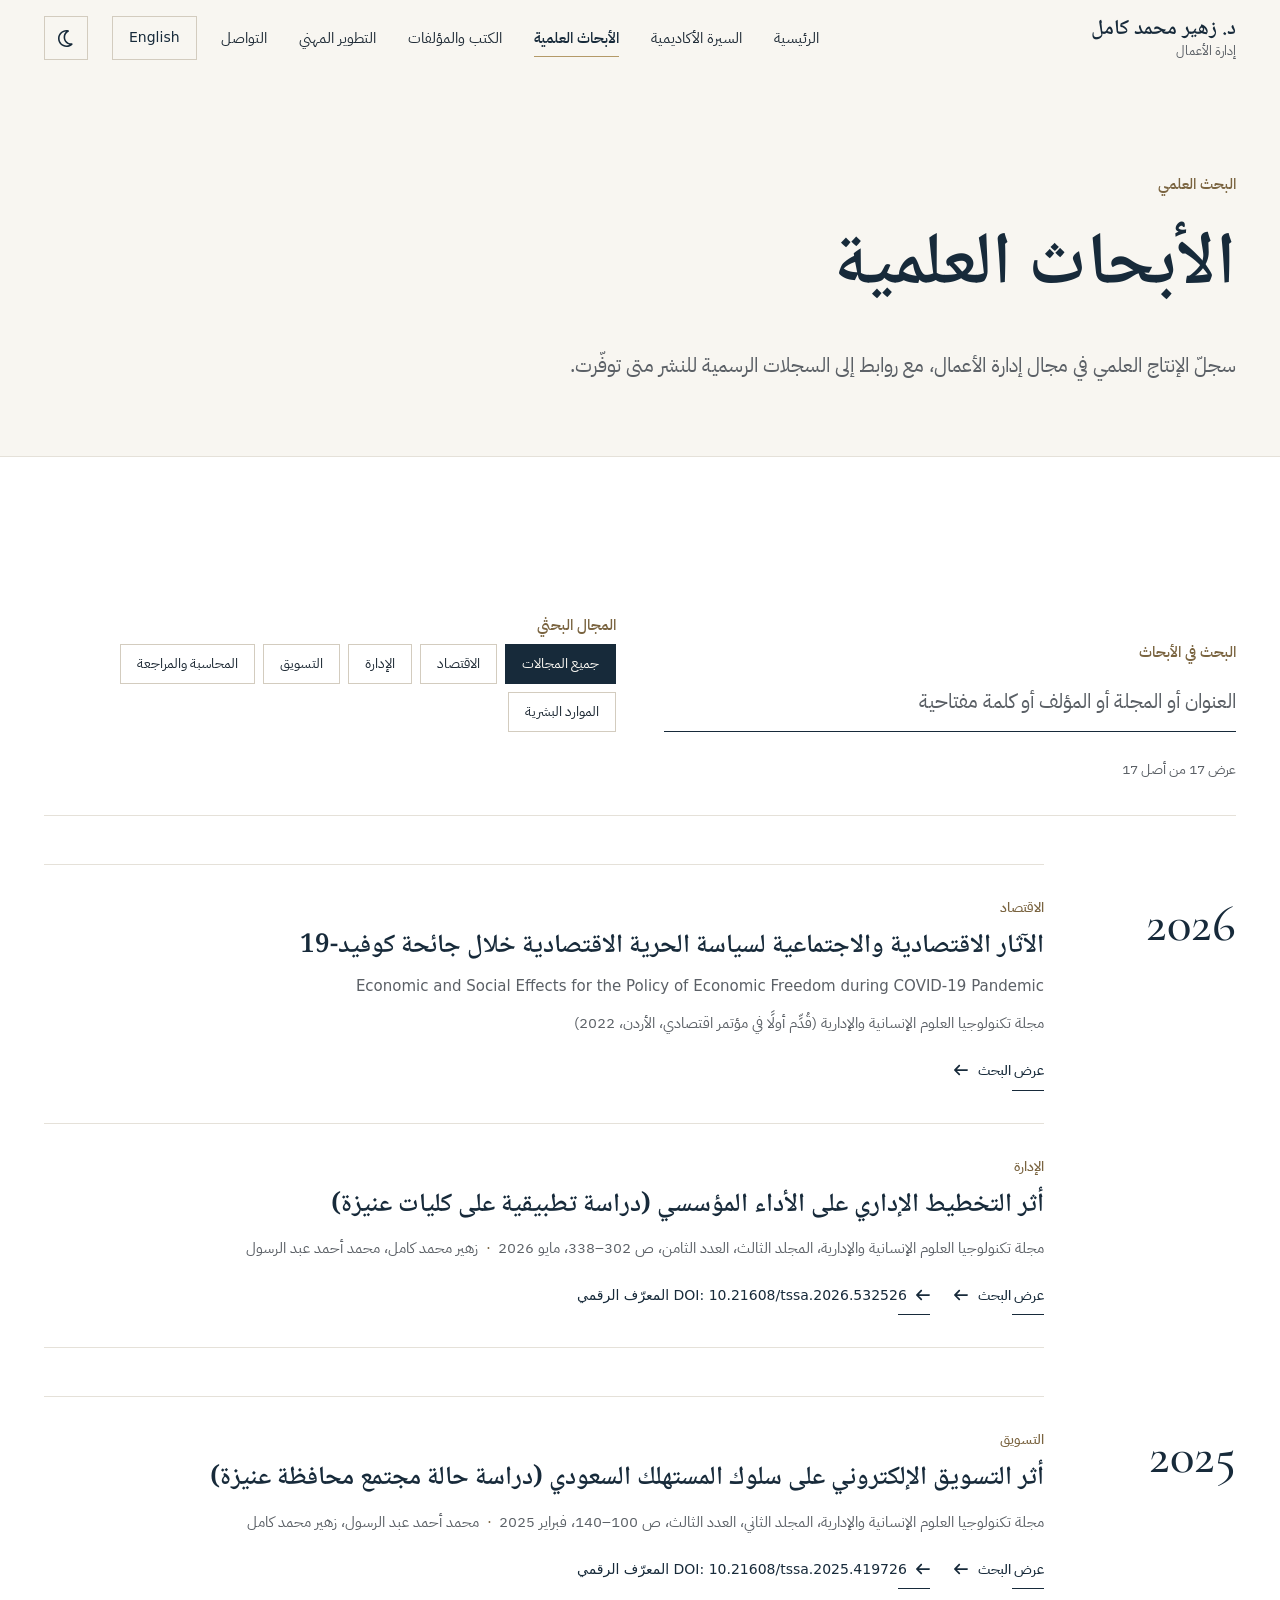
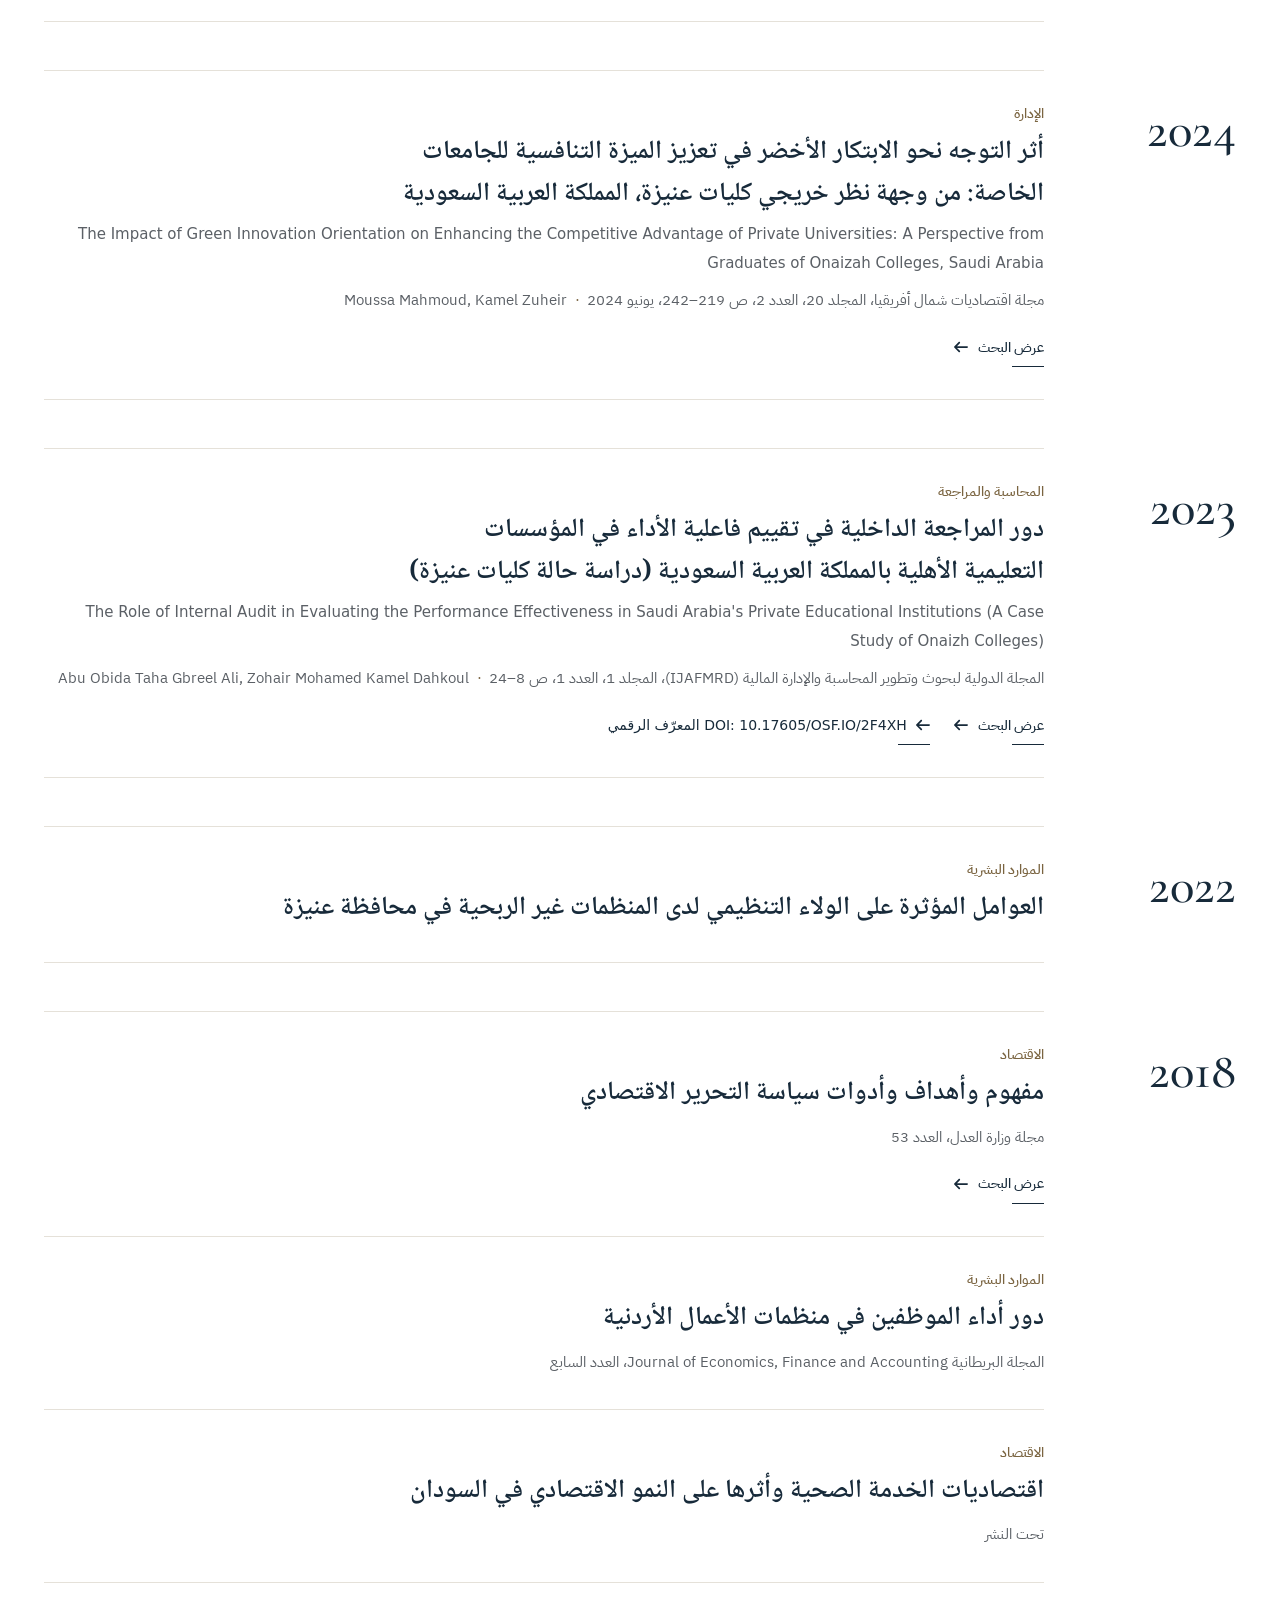
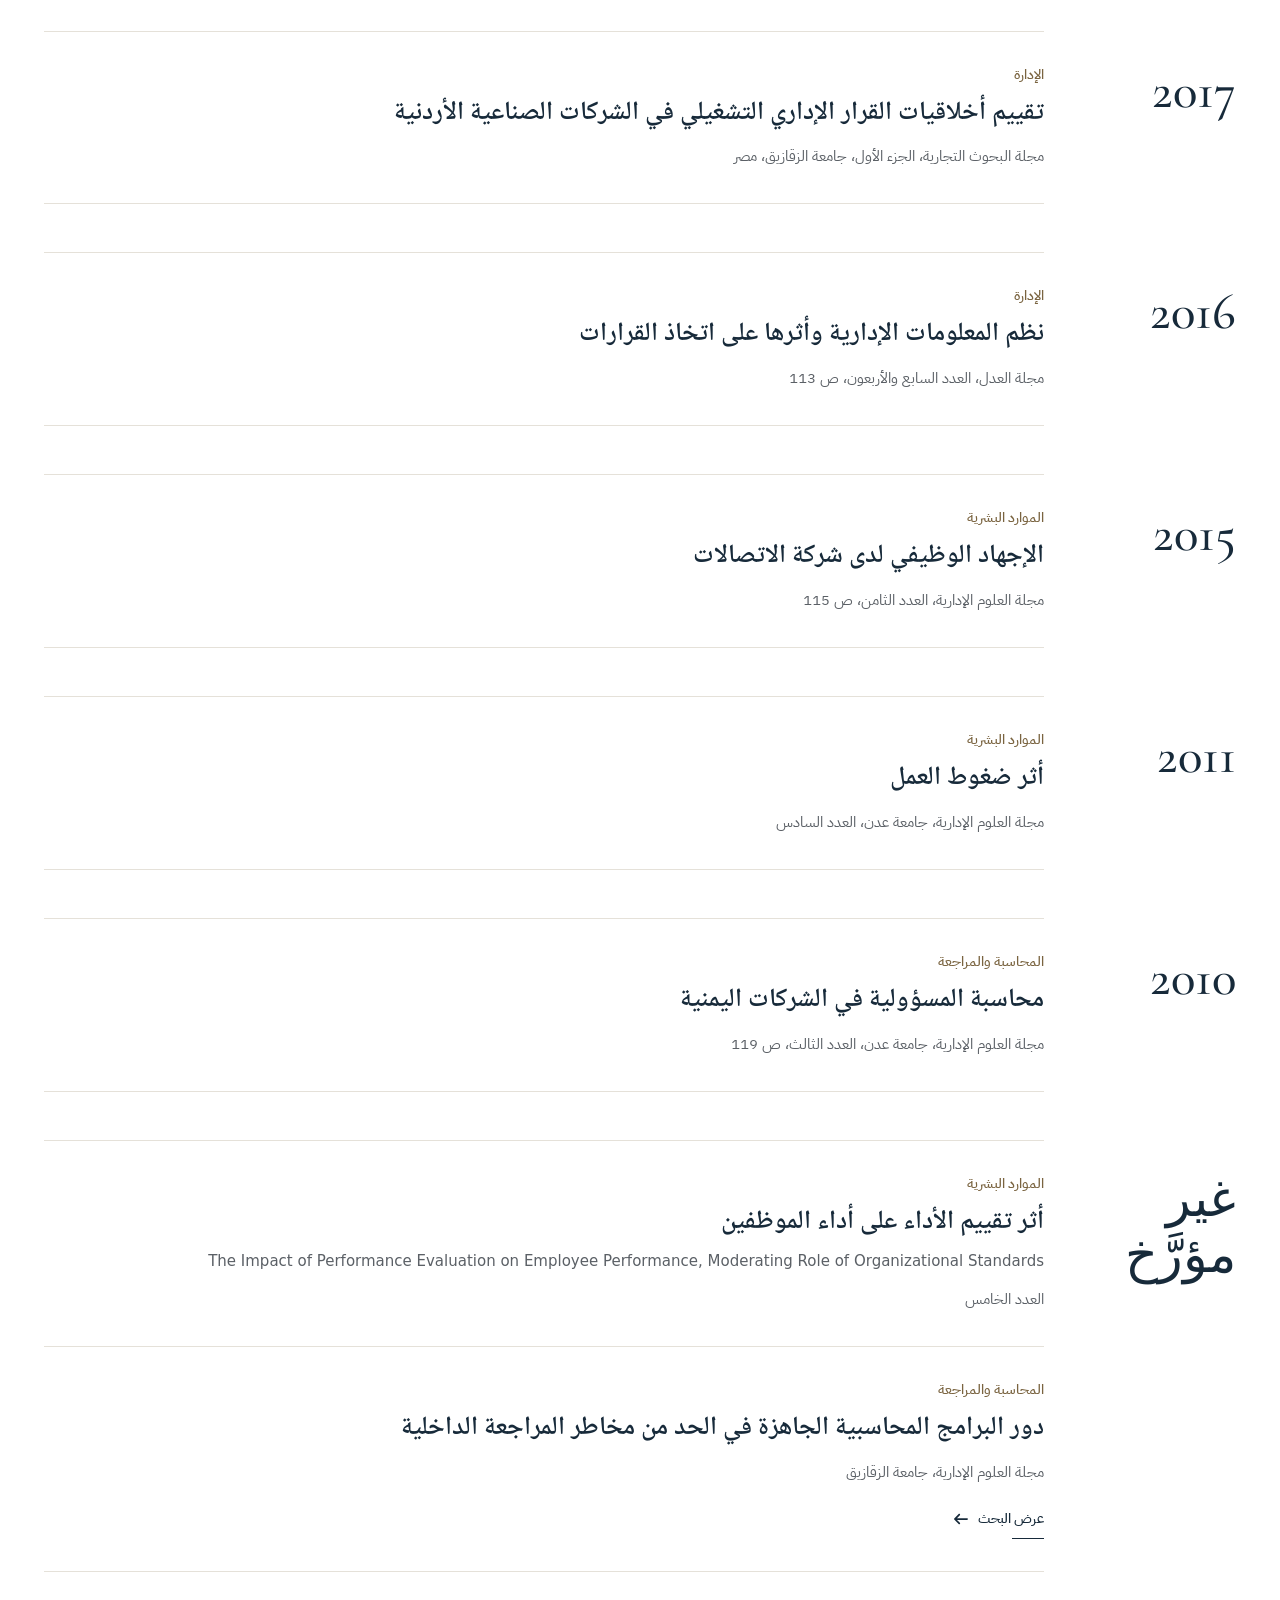
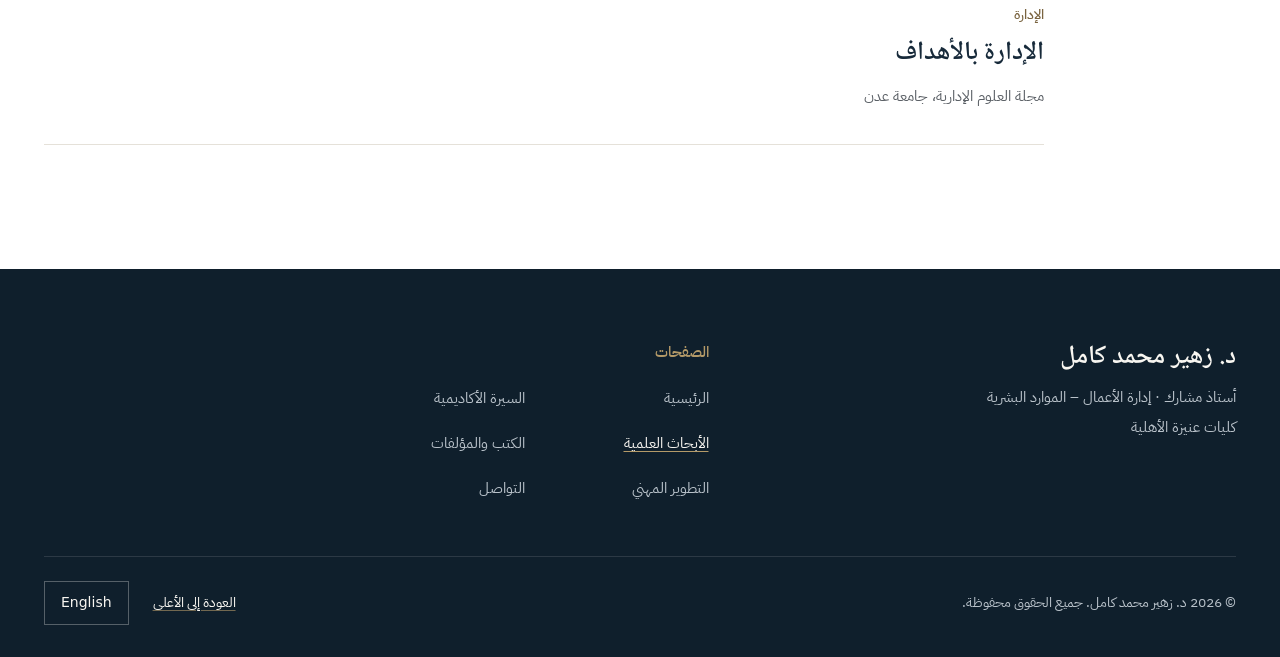
<file: ar/research.html>
<!DOCTYPE html>
<html lang="ar" dir="rtl">
<head>
  <meta charset="utf-8">
  <meta name="viewport" content="width=device-width, initial-scale=1">
  <title>الأبحاث العلمية — د. زهير محمد كامل</title>
  <meta name="description" content="الإنتاج العلمي في مجال إدارة الأعمال لـ د. زهير محمد كامل.">
  <meta name="theme-color" content="#F8F6F1">
  <link rel="canonical" href="https://dr-zohair.com/ar/research.html">
  <link rel="alternate" hreflang="ar" href="https://dr-zohair.com/ar/research.html">
  <link rel="alternate" hreflang="en" href="https://dr-zohair.com/en/research.html">
  <link rel="alternate" hreflang="x-default" href="https://dr-zohair.com/">
  <meta property="og:url" content="https://dr-zohair.com/ar/research.html">
  <meta property="og:image" content="https://dr-zohair.com/images/profile/portrait.jpg">
  <meta property="og:type" content="website">
  <meta property="og:title" content="الأبحاث العلمية — د. زهير محمد كامل">
  <meta property="og:description" content="الإنتاج العلمي في مجال إدارة الأعمال لـ د. زهير محمد كامل.">
  <meta property="og:locale" content="ar_AR">
  <meta property="og:site_name" content="د. زهير محمد كامل">
  <link rel="icon" href="../assets/favicon.svg" type="image/svg+xml">
  <link rel="preconnect" href="https://fonts.googleapis.com">
  <link rel="preconnect" href="https://fonts.gstatic.com" crossorigin>
  <link rel="stylesheet" href="https://fonts.googleapis.com/css2?family=Cormorant+Garamond:ital,wght@1,500&amp;family=IBM+Plex+Sans+Arabic:wght@400;500;600&amp;family=Noto+Naskh+Arabic:wght@500;600&amp;display=swap">
  <link rel="stylesheet" href="../css/style.css">
  <link rel="stylesheet" href="../css/responsive.css">
  <!-- Marks that JavaScript is available, so the mobile menu can be collapsed safely. -->
  <script>document.documentElement.classList.add('js');</script>
  <script src="../js/theme.js"></script>
  <script src="../js/content.js" defer></script>
  <script src="../js/main.js" defer></script>
  <!-- Icons: Font Awesome Free by @fontawesome - https://fontawesome.com License - https://fontawesome.com/license/free (Icons: CC BY 4.0) Copyright Fonticons, Inc. -->
</head>
<body class="page-research" data-root="../">
  <a class="skip-link" href="#main">تخطَّ إلى المحتوى الرئيسي</a>

  <header class="site-header" id="top">
    <div class="container header-inner">
      <a class="brand" href="index.html">
        <span class="brand-name">د. زهير محمد كامل</span>
        <span class="brand-title">إدارة الأعمال</span>
      </a>

      <nav class="site-nav" aria-label="التنقل الرئيسي">
        <button class="nav-toggle" type="button" aria-expanded="false" aria-controls="site-menu">
          <span class="nav-toggle-label">القائمة</span>
          <span class="nav-toggle-icon" aria-hidden="true"></span>
        </button>
        <div class="nav-panel" id="site-menu">
          <ul class="nav-list">
            <li><a href="index.html">الرئيسية</a></li>
            <li><a href="about.html">السيرة الأكاديمية</a></li>
            <li><a href="research.html" aria-current="page">الأبحاث العلمية</a></li>
            <li><a href="books.html">الكتب والمؤلفات</a></li>
            <li><a href="achievements.html">التطوير المهني</a></li>
            <li><a href="contact.html">التواصل</a></li>
          </ul>
          <a class="lang-switch" href="../en/research.html" hreflang="en"><span class="visually-hidden">التبديل إلى </span><span lang="en">English</span></a>
        </div>
      </nav>

      <button class="theme-toggle" type="button" data-theme-toggle aria-label="التبديل إلى الوضع الداكن"><svg class="theme-icon-moon" width="17" height="17" viewBox="0 0 512 512" aria-hidden="true" focusable="false"><path fill="currentColor" d="M239.3 48.7c-107.1 8.5-191.3 98.1-191.3 207.3 0 114.9 93.1 208 208 208 33.3 0 64.7-7.8 92.6-21.7-103.4-23.4-180.6-115.8-180.6-226.3 0-65.8 27.4-125.1 71.3-167.3zM0 256c0-141.4 114.6-256 256-256 19.4 0 38.4 2.2 56.7 6.3 9.9 2.2 17.3 10.5 18.5 20.5s-4 19.8-13.1 24.4c-60.6 30.2-102.1 92.7-102.1 164.8 0 101.6 82.4 184 184 184 5 0 9.9-.2 14.8-.6 10.1-.8 19.6 4.8 23.8 14.1s2 20.1-5.3 27.1C387.3 484.8 324.8 512 256 512 114.6 512 0 397.4 0 256z"/></svg><svg class="theme-icon-sun" width="18" height="18" viewBox="0 0 576 512" aria-hidden="true" focusable="false"><path fill="currentColor" d="M288-32c8 0 15.4 4 19.9 10.6l58.8 87.4 103.4-20.2c7.8-1.5 15.9 .9 21.6 6.6s8.1 13.8 6.6 21.6L478 177.3 565.4 236.1C572 240.5 576 248 576 256s-4 15.4-10.6 19.9L478 334.7 498.2 438c1.5 7.8-.9 15.9-6.6 21.6s-13.8 8.1-21.6 6.6L366.7 446 307.9 533.4C303.4 540 296 544 288 544s-15.4-4-19.9-10.6L209.3 446 105.9 466.2c-7.8 1.5-15.9-.9-21.6-6.6s-8.1-13.8-6.6-21.6L98 334.7 10.6 275.9C4 271.4 0 264 0 256s4-15.4 10.6-19.9L98 177.3 77.8 73.9c-1.5-7.8 .9-15.9 6.6-21.6s13.8-8.1 21.6-6.6l103.3 20.2 58.8-87.4 1.8-2.3C274.4-29 281-32 288-32zm-47.8 138c-5.4 8-15 12-24.5 10.2l-84-16.4 16.4 84c1.8 9.5-2.2 19.1-10.2 24.5L67 256 138 303.8c8 5.4 12 15 10.2 24.5l-16.4 84 84-16.4 3.5-.4c8.3-.4 16.3 3.6 21 10.6l47.8 71 47.8-71 2.2-2.8c5.6-6.1 14-9 22.3-7.3l84 16.4-16.4-84c-1.8-9.5 2.2-19.1 10.2-24.5l71-47.8-71-47.8c-8-5.4-12-15-10.2-24.5l16.4-84-84 16.4c-9.5 1.8-19.1-2.2-24.5-10.2l-47.8-71-47.8 71zM288 376a120 120 0 1 1 0-240 120 120 0 1 1 0 240zm0-192a72 72 0 1 0 0 144 72 72 0 1 0 0-144z"/></svg></button>
    </div>
  </header>

  <main id="main">

    <section class="page-hero" aria-labelledby="page-title">
      <div class="container">
        <p class="eyebrow anim-rise">البحث العلمي</p>
        <h1 class="page-title anim-rise anim-delay-1" id="page-title">الأبحاث العلمية</h1>
        <p class="lead page-lead anim-rise anim-delay-2">سجلّ الإنتاج العلمي في مجال إدارة الأعمال، مع روابط إلى السجلات الرسمية للنشر متى توفّرت.</p>
      </div>
    </section>

    <section class="section section--white" aria-labelledby="page-title">
      <div class="container">
        <!-- Search and filters appear here automatically when there are enough publications (see js/content.js → settings). -->
        <div data-research-tools></div>
        <!-- Publications are generated from js/content.js, grouped by year. -->
        <div data-render="publications-all">
          <noscript><p class="noscript-note">يتطلّب عرض هذه القائمة تفعيل JavaScript في المتصفح.</p></noscript>
        </div>
      </div>
    </section>
  </main>

  <footer class="site-footer">
    <div class="container">
      <div class="footer-grid">
        <div>
          <p class="footer-name">د. زهير محمد كامل</p>
          <p>أستاذ مشارك · إدارة الأعمال – الموارد البشرية</p>
          <p>كليات عنيزة الأهلية</p>
        </div>
        <nav class="footer-nav" aria-label="روابط التذييل">
          <p class="eyebrow footer-heading">الصفحات</p>
          <ul>
            <li><a href="index.html">الرئيسية</a></li>
            <li><a href="about.html">السيرة الأكاديمية</a></li>
            <li><a href="research.html" aria-current="page">الأبحاث العلمية</a></li>
            <li><a href="books.html">الكتب والمؤلفات</a></li>
            <li><a href="achievements.html">التطوير المهني</a></li>
            <li><a href="contact.html">التواصل</a></li>
          </ul>
        </nav>
      </div>

      <div class="footer-bottom">
        <p>© <span data-current-year>2026</span> د. زهير محمد كامل. جميع الحقوق محفوظة.</p>
        <div class="footer-links">
          <a href="#top">العودة إلى الأعلى</a>
          <a class="lang-switch" href="../en/research.html" hreflang="en"><span class="visually-hidden">التبديل إلى </span><span lang="en">English</span></a>
        </div>
      </div>
    </div>
  </footer>
</body>
</html>
</file>
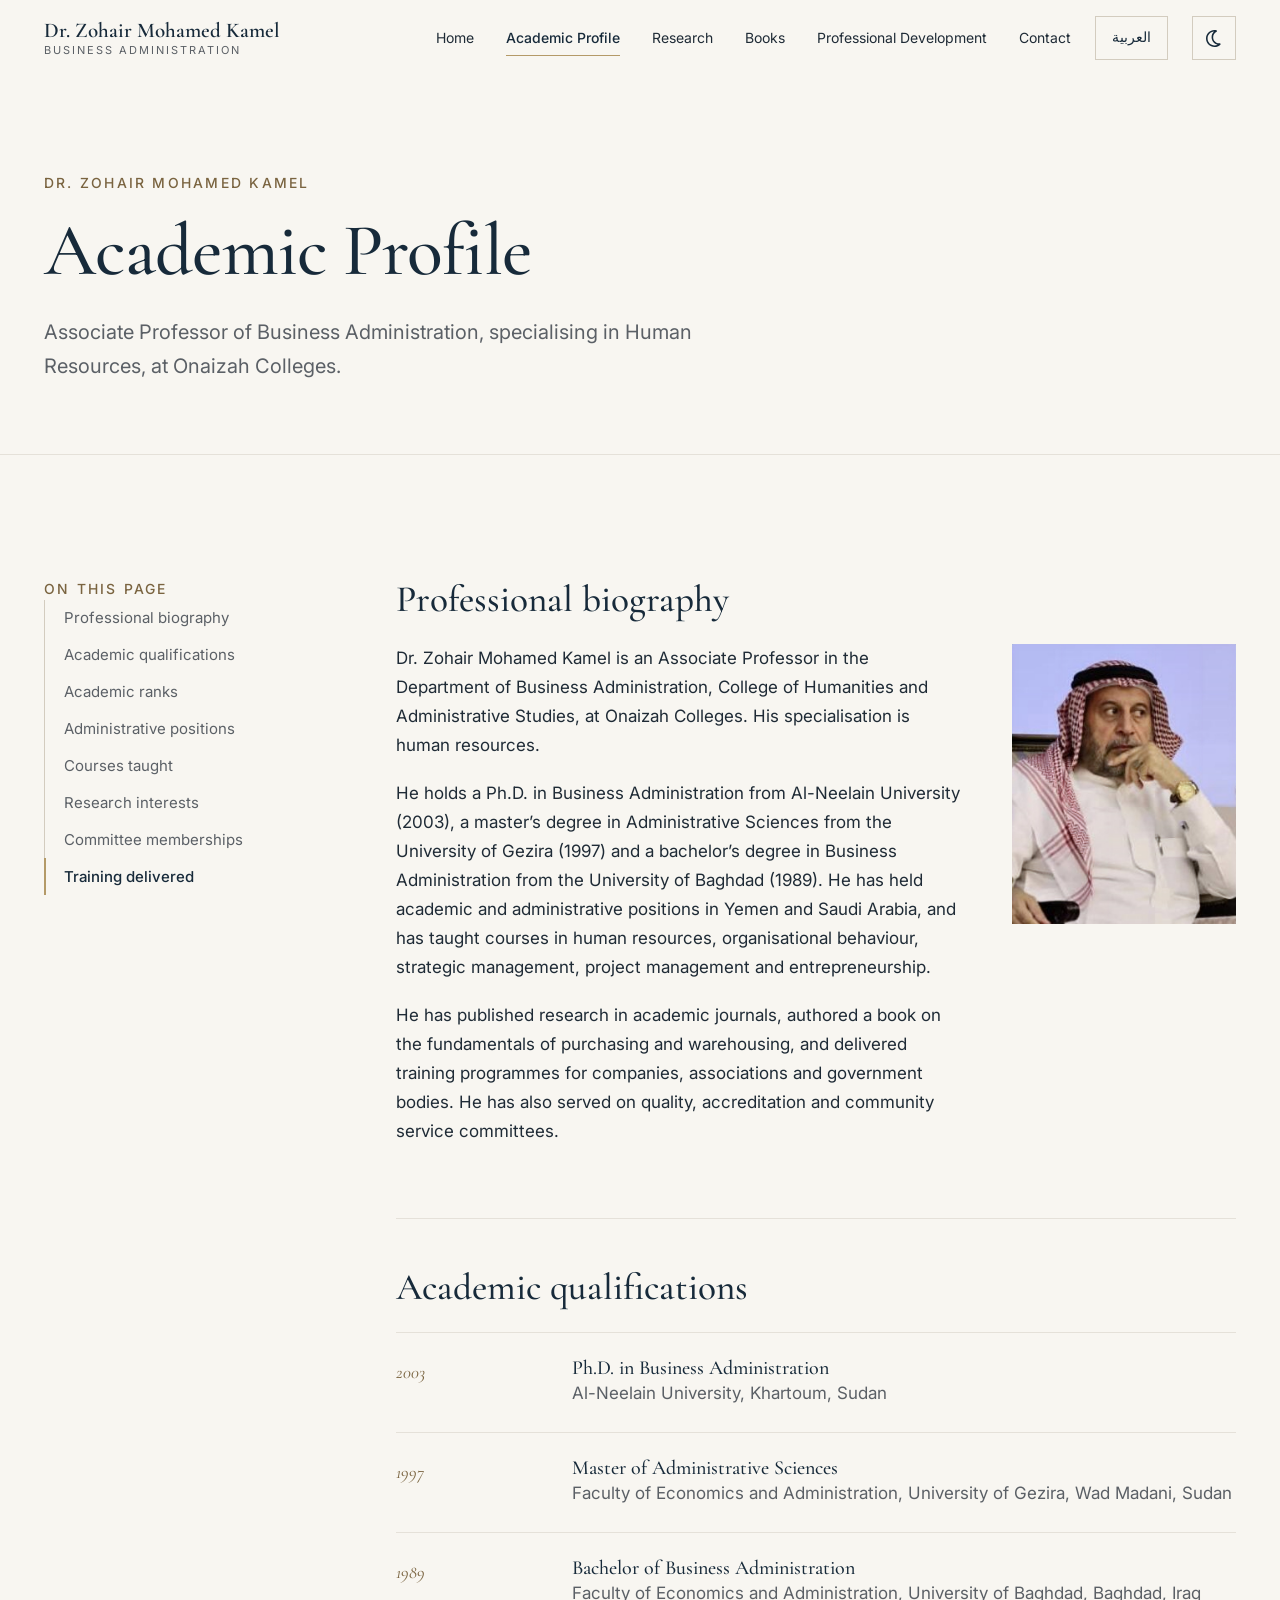
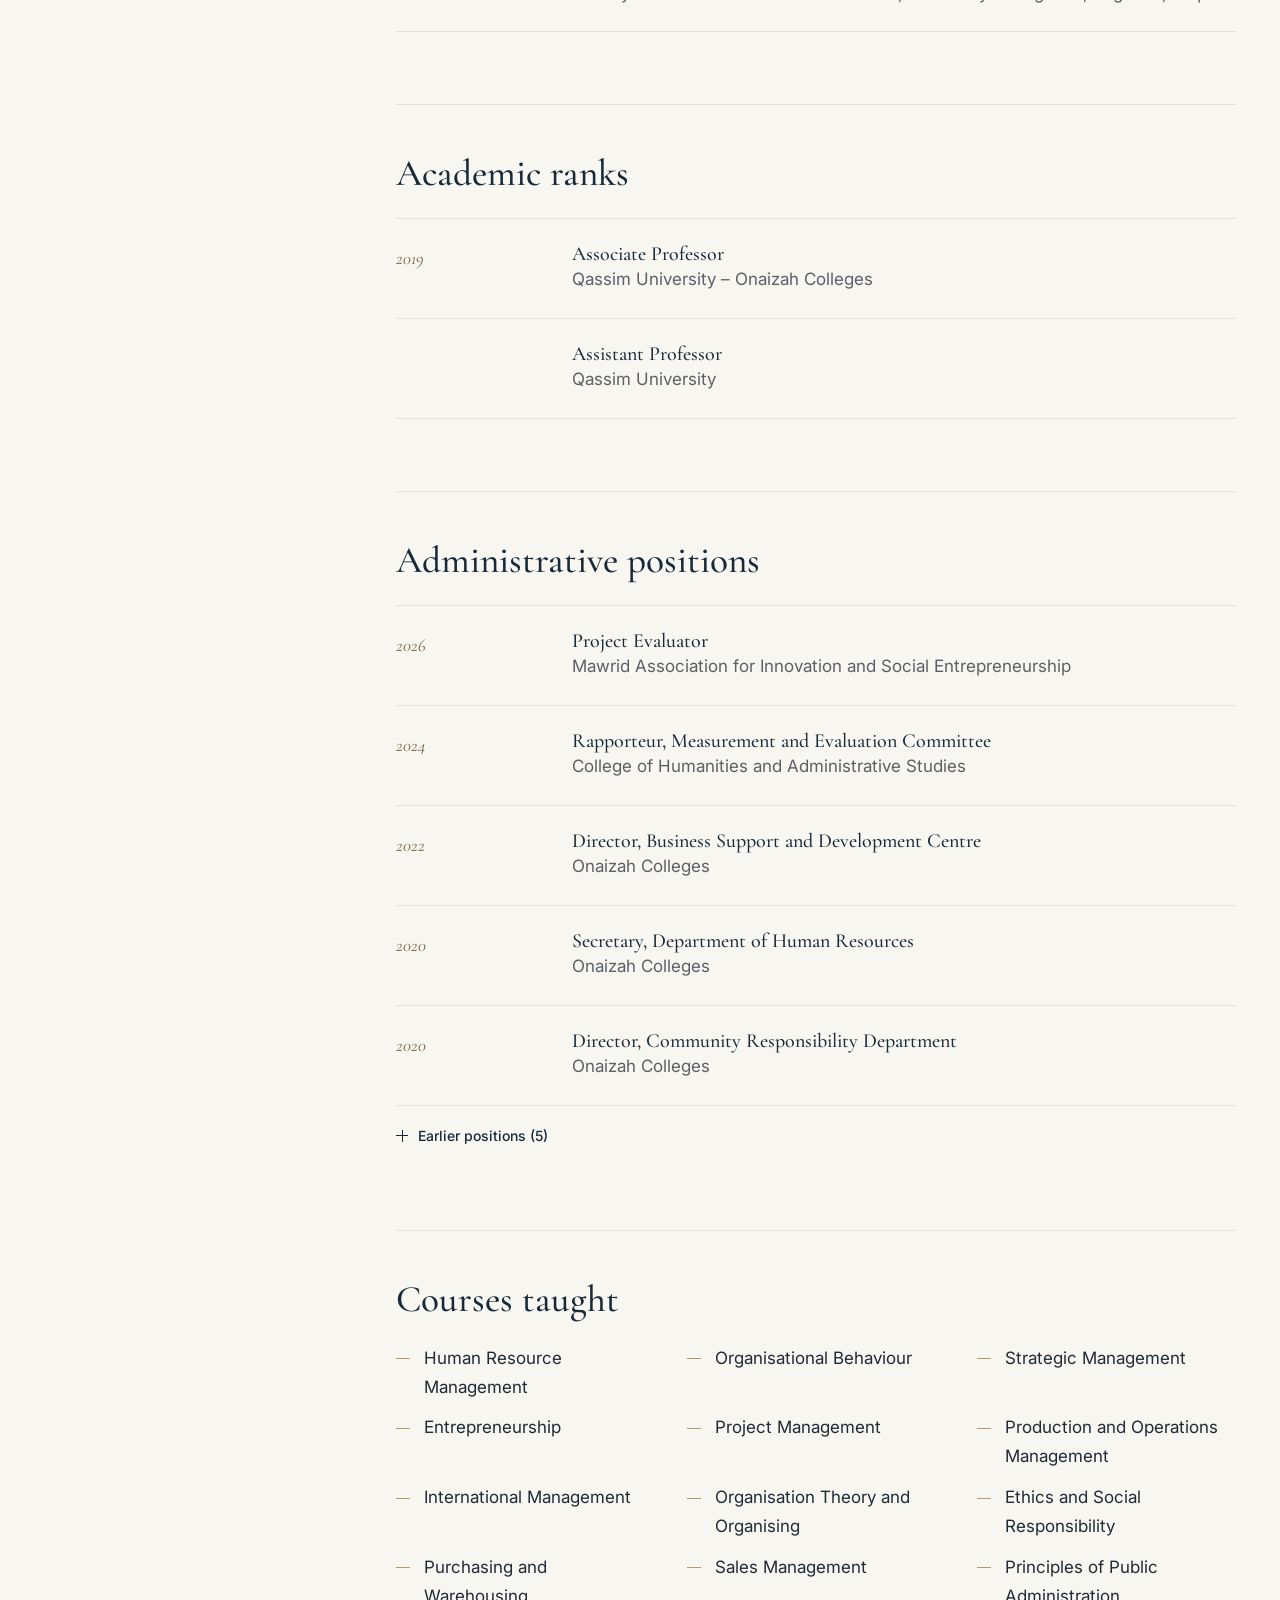
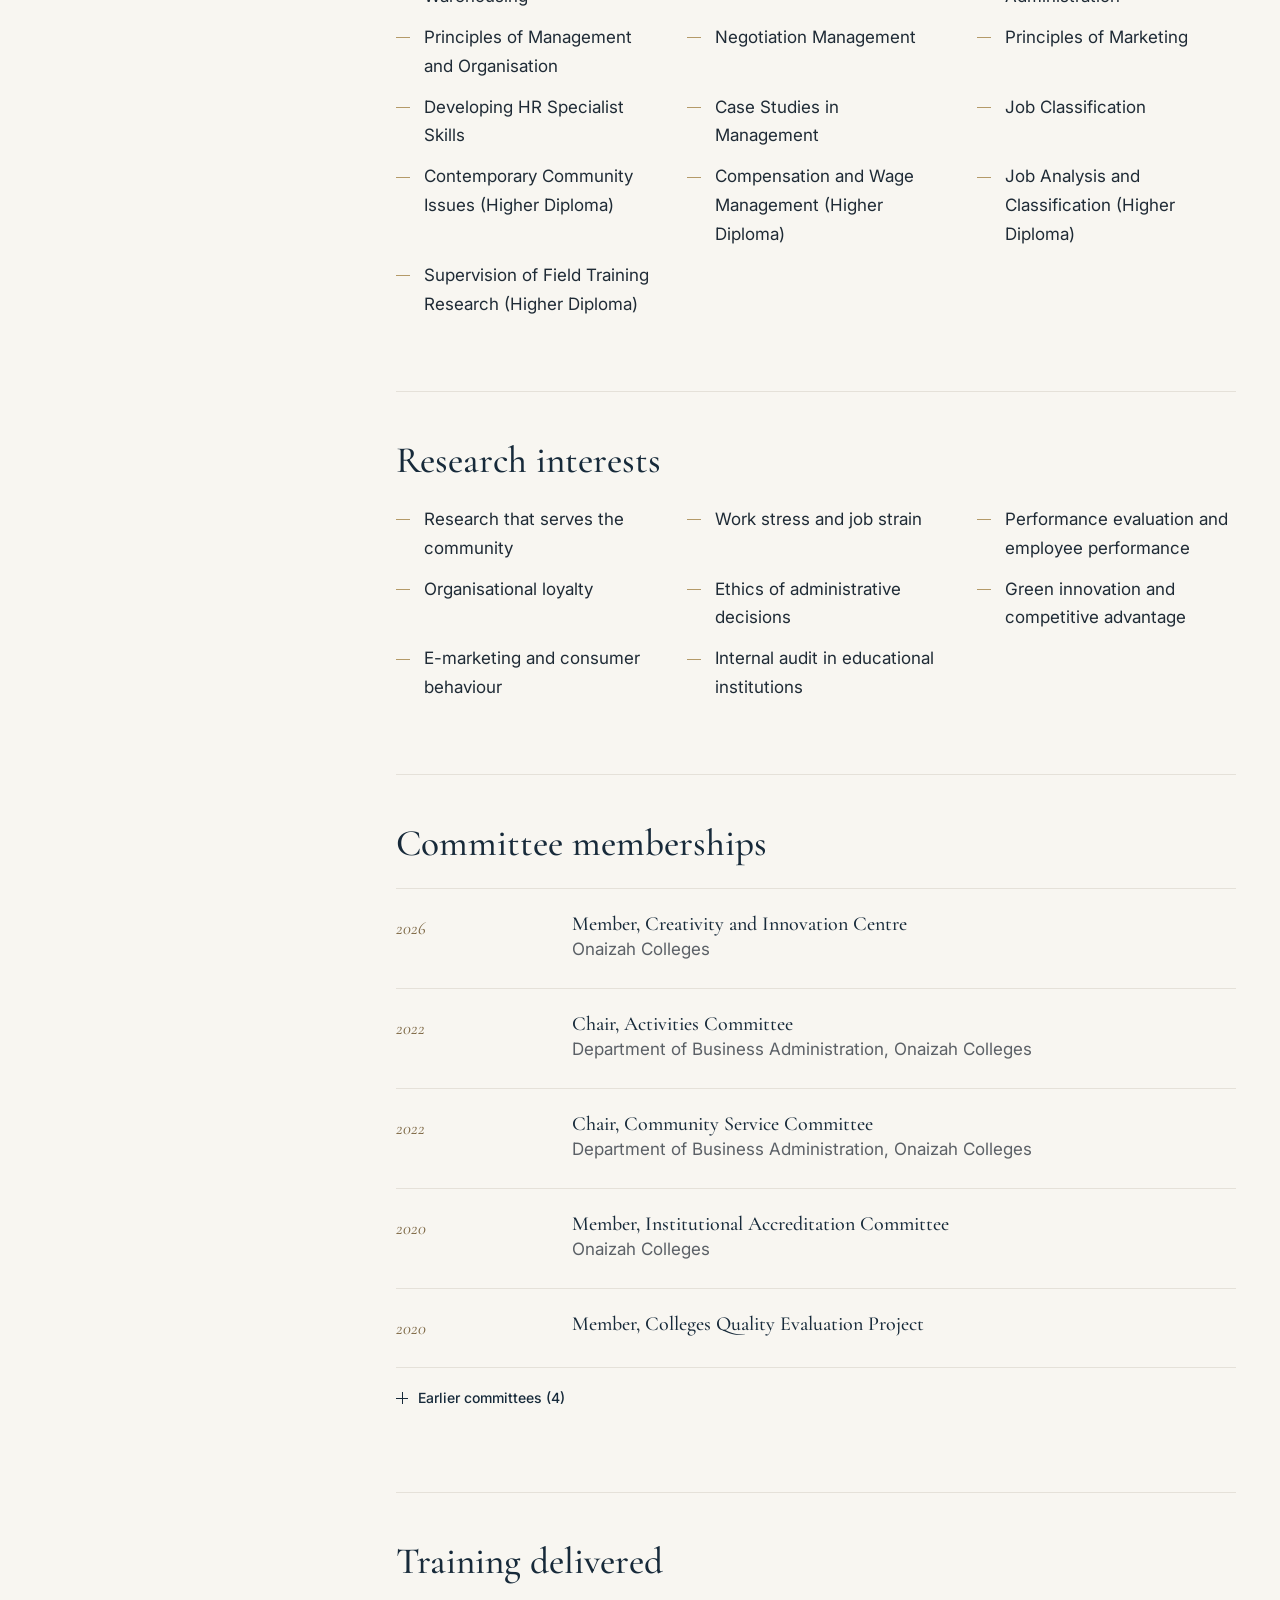
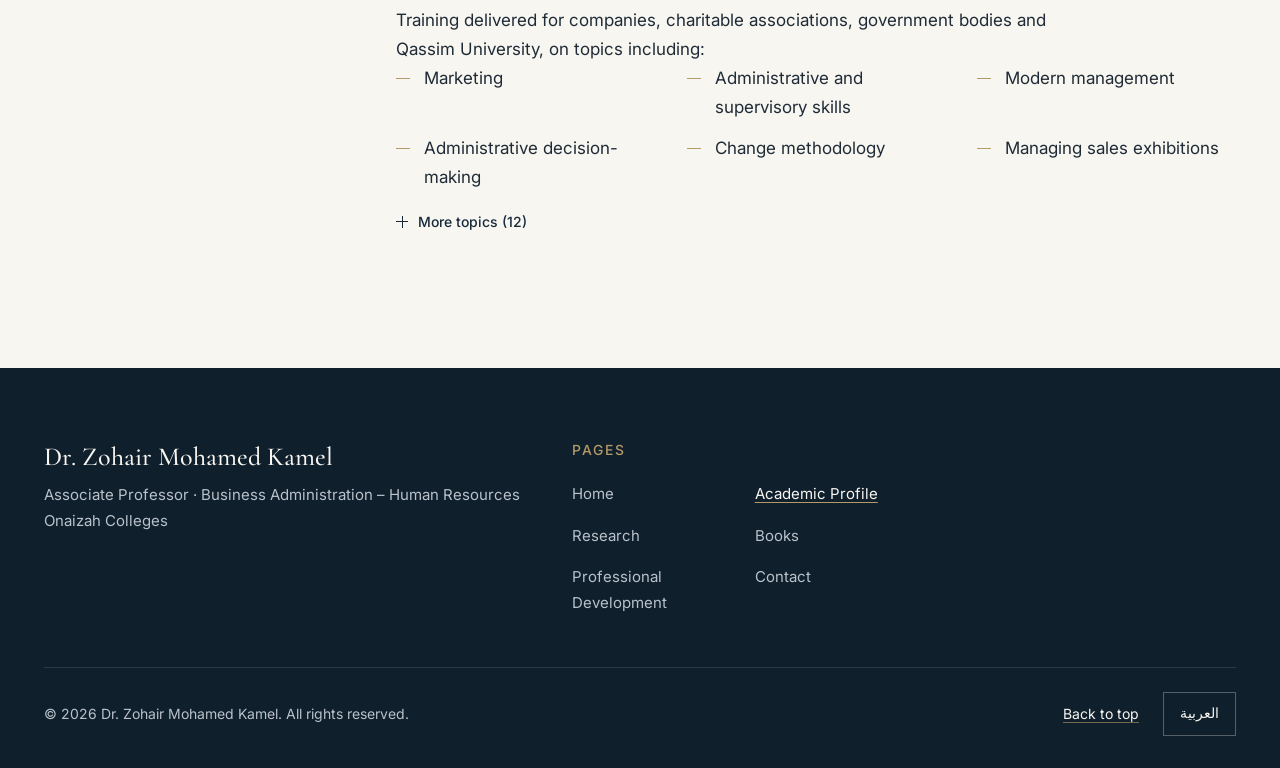
<file: en/about.html>
<!DOCTYPE html>
<html lang="en" dir="ltr">
<head>
  <meta charset="utf-8">
  <meta name="viewport" content="width=device-width, initial-scale=1">
  <title>Academic Profile — Dr. Zohair Mohamed Kamel</title>
  <meta name="description" content="Biography, qualifications, academic appointments and research interests of Dr. Zohair Mohamed Kamel.">
  <meta name="theme-color" content="#F8F6F1">
  <link rel="canonical" href="https://dr-zohair.com/en/about.html">
  <link rel="alternate" hreflang="ar" href="https://dr-zohair.com/ar/about.html">
  <link rel="alternate" hreflang="en" href="https://dr-zohair.com/en/about.html">
  <link rel="alternate" hreflang="x-default" href="https://dr-zohair.com/">
  <meta property="og:url" content="https://dr-zohair.com/en/about.html">
  <meta property="og:image" content="https://dr-zohair.com/images/profile/portrait.jpg">
  <meta property="og:type" content="website">
  <meta property="og:title" content="Academic Profile — Dr. Zohair Mohamed Kamel">
  <meta property="og:description" content="Biography, qualifications, academic appointments and research interests of Dr. Zohair Mohamed Kamel.">
  <meta property="og:locale" content="en_US">
  <meta property="og:site_name" content="Dr. Zohair Mohamed Kamel">
  <link rel="icon" href="../assets/favicon.svg" type="image/svg+xml">
  <link rel="preconnect" href="https://fonts.googleapis.com">
  <link rel="preconnect" href="https://fonts.gstatic.com" crossorigin>
  <link rel="stylesheet" href="https://fonts.googleapis.com/css2?family=Cormorant+Garamond:ital,wght@0,500;0,600;1,500&amp;family=Inter:wght@400;500;600&amp;display=swap">
  <link rel="stylesheet" href="../css/style.css">
  <link rel="stylesheet" href="../css/responsive.css">
  <!-- Marks that JavaScript is available, so the mobile menu can be collapsed safely. -->
  <script>document.documentElement.classList.add('js');</script>
  <script src="../js/theme.js"></script>
  <script src="../js/content.js" defer></script>
  <script src="../js/main.js" defer></script>
  <!-- Icons: Font Awesome Free by @fontawesome - https://fontawesome.com License - https://fontawesome.com/license/free (Icons: CC BY 4.0) Copyright Fonticons, Inc. -->
</head>
<body class="page-about" data-root="../">
  <a class="skip-link" href="#main">Skip to main content</a>

  <header class="site-header" id="top">
    <div class="container header-inner">
      <a class="brand" href="index.html">
        <span class="brand-name">Dr. Zohair Mohamed Kamel</span>
        <span class="brand-title">Business Administration</span>
      </a>

      <nav class="site-nav" aria-label="Main navigation">
        <button class="nav-toggle" type="button" aria-expanded="false" aria-controls="site-menu">
          <span class="nav-toggle-label">Menu</span>
          <span class="nav-toggle-icon" aria-hidden="true"></span>
        </button>
        <div class="nav-panel" id="site-menu">
          <ul class="nav-list">
            <li><a href="index.html">Home</a></li>
            <li><a href="about.html" aria-current="page">Academic Profile</a></li>
            <li><a href="research.html">Research</a></li>
            <li><a href="books.html">Books</a></li>
            <li><a href="achievements.html">Professional Development</a></li>
            <li><a href="contact.html">Contact</a></li>
          </ul>
          <a class="lang-switch" href="../ar/about.html" hreflang="ar"><span class="visually-hidden">Switch language to </span><span lang="ar">العربية</span></a>
        </div>
      </nav>

      <button class="theme-toggle" type="button" data-theme-toggle aria-label="Switch to dark theme"><svg class="theme-icon-moon" width="17" height="17" viewBox="0 0 512 512" aria-hidden="true" focusable="false"><path fill="currentColor" d="M239.3 48.7c-107.1 8.5-191.3 98.1-191.3 207.3 0 114.9 93.1 208 208 208 33.3 0 64.7-7.8 92.6-21.7-103.4-23.4-180.6-115.8-180.6-226.3 0-65.8 27.4-125.1 71.3-167.3zM0 256c0-141.4 114.6-256 256-256 19.4 0 38.4 2.2 56.7 6.3 9.9 2.2 17.3 10.5 18.5 20.5s-4 19.8-13.1 24.4c-60.6 30.2-102.1 92.7-102.1 164.8 0 101.6 82.4 184 184 184 5 0 9.9-.2 14.8-.6 10.1-.8 19.6 4.8 23.8 14.1s2 20.1-5.3 27.1C387.3 484.8 324.8 512 256 512 114.6 512 0 397.4 0 256z"/></svg><svg class="theme-icon-sun" width="18" height="18" viewBox="0 0 576 512" aria-hidden="true" focusable="false"><path fill="currentColor" d="M288-32c8 0 15.4 4 19.9 10.6l58.8 87.4 103.4-20.2c7.8-1.5 15.9 .9 21.6 6.6s8.1 13.8 6.6 21.6L478 177.3 565.4 236.1C572 240.5 576 248 576 256s-4 15.4-10.6 19.9L478 334.7 498.2 438c1.5 7.8-.9 15.9-6.6 21.6s-13.8 8.1-21.6 6.6L366.7 446 307.9 533.4C303.4 540 296 544 288 544s-15.4-4-19.9-10.6L209.3 446 105.9 466.2c-7.8 1.5-15.9-.9-21.6-6.6s-8.1-13.8-6.6-21.6L98 334.7 10.6 275.9C4 271.4 0 264 0 256s4-15.4 10.6-19.9L98 177.3 77.8 73.9c-1.5-7.8 .9-15.9 6.6-21.6s13.8-8.1 21.6-6.6l103.3 20.2 58.8-87.4 1.8-2.3C274.4-29 281-32 288-32zm-47.8 138c-5.4 8-15 12-24.5 10.2l-84-16.4 16.4 84c1.8 9.5-2.2 19.1-10.2 24.5L67 256 138 303.8c8 5.4 12 15 10.2 24.5l-16.4 84 84-16.4 3.5-.4c8.3-.4 16.3 3.6 21 10.6l47.8 71 47.8-71 2.2-2.8c5.6-6.1 14-9 22.3-7.3l84 16.4-16.4-84c-1.8-9.5 2.2-19.1 10.2-24.5l71-47.8-71-47.8c-8-5.4-12-15-10.2-24.5l16.4-84-84 16.4c-9.5 1.8-19.1-2.2-24.5-10.2l-47.8-71-47.8 71zM288 376a120 120 0 1 1 0-240 120 120 0 1 1 0 240zm0-192a72 72 0 1 0 0 144 72 72 0 1 0 0-144z"/></svg></button>
    </div>
  </header>

  <main id="main">

    <section class="page-hero" aria-labelledby="page-title">
      <div class="container">
        <p class="eyebrow anim-rise">Dr. Zohair Mohamed Kamel</p>
        <h1 class="page-title anim-rise anim-delay-1" id="page-title">Academic Profile</h1>
        <p class="lead page-lead anim-rise anim-delay-2">Associate Professor of Business Administration, specialising in Human Resources, at Onaizah Colleges.</p>
      </div>
    </section>

    <div class="section">
      <div class="container profile-layout">
        <nav class="toc" aria-label="On this page" data-toc>
          <p class="eyebrow">On this page</p>
          <ol class="toc-list">
              <li><a href="#biography">Professional biography</a></li>
              <li><a href="#qualifications">Academic qualifications</a></li>
              <li><a href="#appointments">Academic ranks</a></li>
              <li><a href="#experience">Administrative positions</a></li>
              <li><a href="#courses">Courses taught</a></li>
              <li><a href="#interests">Research interests</a></li>
              <li><a href="#memberships">Committee memberships</a></li>
              <li><a href="#training">Training delivered</a></li>
          </ol>
        </nav>

        <div class="profile-content">
          <section class="profile-section reveal" id="biography" aria-labelledby="biography-title">
            <h2 class="profile-section-title" id="biography-title">Professional biography</h2>
            <div class="bio-grid">
              <div class="prose">
                <p>Dr. Zohair Mohamed Kamel is an Associate Professor in the Department of Business Administration, College of Humanities and Administrative Studies, at Onaizah Colleges. His specialisation is human resources.</p>
                <p>He holds a Ph.D. in Business Administration from Al-Neelain University (2003), a master’s degree in Administrative Sciences from the University of Gezira (1997) and a bachelor’s degree in Business Administration from the University of Baghdad (1989). He has held academic and administrative positions in Yemen and Saudi Arabia, and has taught courses in human resources, organisational behaviour, strategic management, project management and entrepreneurship.</p>
                <p>He has published research in academic journals, authored a book on the fundamentals of purchasing and warehousing, and delivered training programmes for companies, associations and government bodies. He has also served on quality, accreditation and community service committees.</p>
              </div>
              <figure class="bio-portrait">
                <img src="../images/profile/portrait.jpg" width="800" height="1000" alt="Portrait of Dr. Zohair Mohamed Kamel" loading="lazy" decoding="async">
              </figure>
            </div>
          </section>

          <section class="profile-section reveal" id="qualifications" aria-labelledby="qualifications-title">
            <h2 class="profile-section-title" id="qualifications-title">Academic qualifications</h2>
            <ol class="entry-list">
              <li class="entry">
                <p class="entry-date">2003</p>
                <div>
                  <h3 class="entry-title">Ph.D. in Business Administration</h3>
                  <p class="entry-place">Al-Neelain University, Khartoum, Sudan</p>
                </div>
              </li>
              <li class="entry">
                <p class="entry-date">1997</p>
                <div>
                  <h3 class="entry-title">Master of Administrative Sciences</h3>
                  <p class="entry-place">Faculty of Economics and Administration, University of Gezira, Wad Madani, Sudan</p>
                </div>
              </li>
              <li class="entry">
                <p class="entry-date">1989</p>
                <div>
                  <h3 class="entry-title">Bachelor of Business Administration</h3>
                  <p class="entry-place">Faculty of Economics and Administration, University of Baghdad, Baghdad, Iraq</p>
                </div>
              </li>
            </ol>
          </section>

          <section class="profile-section reveal" id="appointments" aria-labelledby="appointments-title">
            <h2 class="profile-section-title" id="appointments-title">Academic ranks</h2>
            <ol class="entry-list">
              <li class="entry">
                <p class="entry-date">2019</p>
                <div>
                  <h3 class="entry-title">Associate Professor</h3>
                  <p class="entry-place">Qassim University – Onaizah Colleges</p>
                </div>
              </li>
              <li class="entry">
                <p class="entry-date"></p>
                <div>
                  <h3 class="entry-title">Assistant Professor</h3>
                  <p class="entry-place">Qassim University</p>
                </div>
              </li>
            </ol>
          </section>

          <section class="profile-section reveal" id="experience" aria-labelledby="experience-title">
            <h2 class="profile-section-title" id="experience-title">Administrative positions</h2>
            <ol class="entry-list">
              <li class="entry">
                <p class="entry-date">2026</p>
                <div>
                  <h3 class="entry-title">Project Evaluator</h3>
                  <p class="entry-place">Mawrid Association for Innovation and Social Entrepreneurship</p>
                </div>
              </li>
              <li class="entry">
                <p class="entry-date">2024</p>
                <div>
                  <h3 class="entry-title">Rapporteur, Measurement and Evaluation Committee</h3>
                  <p class="entry-place">College of Humanities and Administrative Studies</p>
                </div>
              </li>
              <li class="entry">
                <p class="entry-date">2022</p>
                <div>
                  <h3 class="entry-title">Director, Business Support and Development Centre</h3>
                  <p class="entry-place">Onaizah Colleges</p>
                </div>
              </li>
              <li class="entry">
                <p class="entry-date">2020</p>
                <div>
                  <h3 class="entry-title">Secretary, Department of Human Resources</h3>
                  <p class="entry-place">Onaizah Colleges</p>
                </div>
              </li>
              <li class="entry">
                <p class="entry-date">2020</p>
                <div>
                  <h3 class="entry-title">Director, Community Responsibility Department</h3>
                  <p class="entry-place">Onaizah Colleges</p>
                </div>
              </li>
            </ol>
            <details class="profile-more">
              <summary>Earlier positions (5)</summary>
              <ol class="entry-list">
                <li class="entry">
                  <p class="entry-date">2018</p>
                  <div>
                    <h3 class="entry-title">Head, Graduate Affairs Unit</h3>
                    <p class="entry-place">Community College, Buraydah</p>
                  </div>
                </li>
                <li class="entry">
                  <p class="entry-date">2017</p>
                  <div>
                    <h3 class="entry-title">Head, Academic Advising Unit</h3>
                    <p class="entry-place">Human Resources Programme</p>
                  </div>
                </li>
                <li class="entry">
                  <p class="entry-date">2008 – 2010</p>
                  <div>
                    <h3 class="entry-title">Vice Dean for Academic Affairs</h3>
                    <p class="entry-place">Seiyun Community College, Yemen</p>
                  </div>
                </li>
                <li class="entry">
                  <p class="entry-date">2007</p>
                  <div>
                    <h3 class="entry-title">Head, Department of Business Administration</h3>
                    <p class="entry-place">Seiyun Community College, Yemen</p>
                  </div>
                </li>
                <li class="entry">
                  <p class="entry-date">2005</p>
                  <div>
                    <h3 class="entry-title">Head, Department of Business Administration</h3>
                    <p class="entry-place">University of Science and Technology, Yemen</p>
                  </div>
                </li>
              </ol>
            </details>
          </section>

          <section class="profile-section reveal" id="courses" aria-labelledby="courses-title">
            <h2 class="profile-section-title" id="courses-title">Courses taught</h2>
            <ul class="interest-list">
              <li>Human Resource Management</li>
              <li>Organisational Behaviour</li>
              <li>Strategic Management</li>
              <li>Entrepreneurship</li>
              <li>Project Management</li>
              <li>Production and Operations Management</li>
              <li>International Management</li>
              <li>Organisation Theory and Organising</li>
              <li>Ethics and Social Responsibility</li>
              <li>Purchasing and Warehousing</li>
              <li>Sales Management</li>
              <li>Principles of Public Administration</li>
              <li>Principles of Management and Organisation</li>
              <li>Negotiation Management</li>
              <li>Principles of Marketing</li>
              <li>Developing HR Specialist Skills</li>
              <li>Case Studies in Management</li>
              <li>Job Classification</li>
              <li>Contemporary Community Issues (Higher Diploma)</li>
              <li>Compensation and Wage Management (Higher Diploma)</li>
              <li>Job Analysis and Classification (Higher Diploma)</li>
              <li>Supervision of Field Training Research (Higher Diploma)</li>
            </ul>
          </section>

          <section class="profile-section reveal" id="interests" aria-labelledby="interests-title">
            <h2 class="profile-section-title" id="interests-title">Research interests</h2>
            <ul class="interest-list">
              <li>Research that serves the community</li>
              <li>Work stress and job strain</li>
              <li>Performance evaluation and employee performance</li>
              <li>Organisational loyalty</li>
              <li>Ethics of administrative decisions</li>
              <li>Green innovation and competitive advantage</li>
              <li>E-marketing and consumer behaviour</li>
              <li>Internal audit in educational institutions</li>
            </ul>
          </section>

          <section class="profile-section reveal" id="memberships" aria-labelledby="memberships-title">
            <h2 class="profile-section-title" id="memberships-title">Committee memberships</h2>
            <ol class="entry-list">
              <li class="entry">
                <p class="entry-date">2026</p>
                <div>
                  <h3 class="entry-title">Member, Creativity and Innovation Centre</h3>
                  <p class="entry-place">Onaizah Colleges</p>
                </div>
              </li>
              <li class="entry">
                <p class="entry-date">2022</p>
                <div>
                  <h3 class="entry-title">Chair, Activities Committee</h3>
                  <p class="entry-place">Department of Business Administration, Onaizah Colleges</p>
                </div>
              </li>
              <li class="entry">
                <p class="entry-date">2022</p>
                <div>
                  <h3 class="entry-title">Chair, Community Service Committee</h3>
                  <p class="entry-place">Department of Business Administration, Onaizah Colleges</p>
                </div>
              </li>
              <li class="entry">
                <p class="entry-date">2020</p>
                <div>
                  <h3 class="entry-title">Member, Institutional Accreditation Committee</h3>
                  <p class="entry-place">Onaizah Colleges</p>
                </div>
              </li>
              <li class="entry">
                <p class="entry-date">2020</p>
                <div>
                  <h3 class="entry-title">Member, Colleges Quality Evaluation Project</h3>
                </div>
              </li>
            </ol>
            <details class="profile-more">
              <summary>Earlier committees (4)</summary>
              <ol class="entry-list">
                <li class="entry">
                  <p class="entry-date">2018</p>
                  <div>
                    <h3 class="entry-title">Member, Partnership and Community Service Committee</h3>
                    <p class="entry-place">Community College, Buraydah</p>
                  </div>
                </li>
                <li class="entry">
                  <p class="entry-date">2015</p>
                  <div>
                    <h3 class="entry-title">Member, Quality Committee</h3>
                    <p class="entry-place">Department of Administrative and Human Sciences</p>
                  </div>
                </li>
                <li class="entry">
                  <p class="entry-date">2011 – 2012</p>
                  <div>
                    <h3 class="entry-title">Cultural Committee</h3>
                    <p class="entry-place">Deanship of Student Affairs, Qassim University, Buraydah</p>
                  </div>
                </li>
                <li class="entry">
                  <p class="entry-date">2010 – 2013</p>
                  <div>
                    <h3 class="entry-title">Examinations Committee</h3>
                    <p class="entry-place">Department of Administration, Qassim University</p>
                  </div>
                </li>
              </ol>
            </details>
          </section>

          <section class="profile-section reveal" id="training" aria-labelledby="training-title">
            <h2 class="profile-section-title" id="training-title">Training delivered</h2>
            <p class="prose">Training delivered for companies, charitable associations, government bodies and Qassim University, on topics including:</p>
            <ul class="interest-list">
              <li>Marketing</li>
              <li>Administrative and supervisory skills</li>
              <li>Modern management</li>
              <li>Administrative decision-making</li>
              <li>Change methodology</li>
              <li>Managing sales exhibitions</li>
            </ul>
            <details class="profile-more">
              <summary>More topics (12)</summary>
              <ul class="interest-list">
                <li>Secretarial skills</li>
                <li>Report writing</li>
                <li>Organisation and its development</li>
                <li>Graduate needs</li>
                <li>Professional ethics</li>
                <li>Sustainable development and planning</li>
                <li>Human resource development</li>
                <li>Performance appraisal</li>
                <li>Organisational culture</li>
                <li>Customer service</li>
                <li>Strategic management</li>
                <li>Entrepreneurship</li>
              </ul>
            </details>
          </section>
        </div>
      </div>
    </div>
  </main>

  <footer class="site-footer">
    <div class="container">
      <div class="footer-grid">
        <div>
          <p class="footer-name">Dr. Zohair Mohamed Kamel</p>
          <p>Associate Professor · Business Administration – Human Resources</p>
          <p>Onaizah Colleges</p>
        </div>
        <nav class="footer-nav" aria-label="Footer navigation">
          <p class="eyebrow footer-heading">Pages</p>
          <ul>
            <li><a href="index.html">Home</a></li>
            <li><a href="about.html" aria-current="page">Academic Profile</a></li>
            <li><a href="research.html">Research</a></li>
            <li><a href="books.html">Books</a></li>
            <li><a href="achievements.html">Professional Development</a></li>
            <li><a href="contact.html">Contact</a></li>
          </ul>
        </nav>
      </div>

      <div class="footer-bottom">
        <p>© <span data-current-year>2026</span> Dr. Zohair Mohamed Kamel. All rights reserved.</p>
        <div class="footer-links">
          <a href="#top">Back to top</a>
          <a class="lang-switch" href="../ar/about.html" hreflang="ar"><span class="visually-hidden">Switch language to </span><span lang="ar">العربية</span></a>
        </div>
      </div>
    </div>
  </footer>
</body>
</html>
</file>
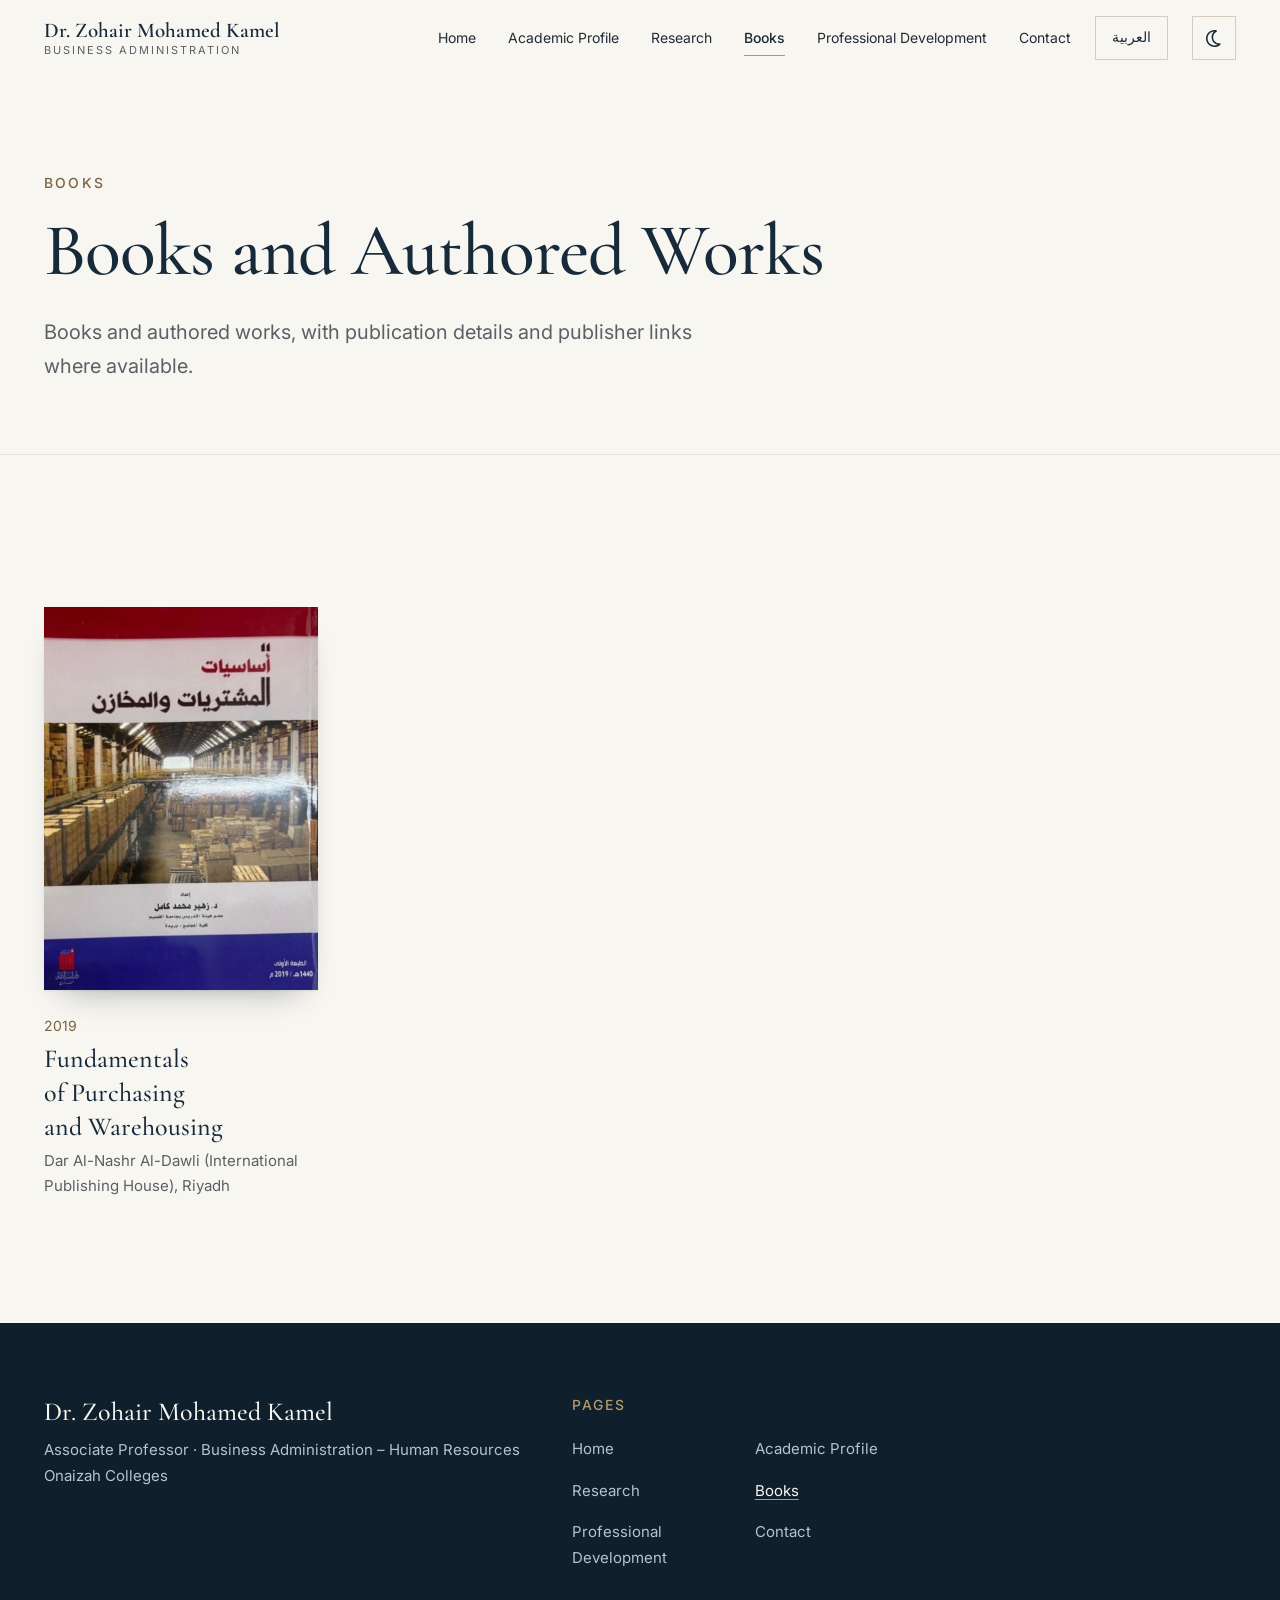
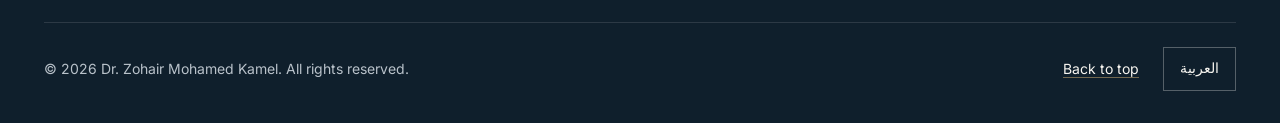
<file: en/books.html>
<!DOCTYPE html>
<html lang="en" dir="ltr">
<head>
  <meta charset="utf-8">
  <meta name="viewport" content="width=device-width, initial-scale=1">
  <title>Books and Authored Works — Dr. Zohair Mohamed Kamel</title>
  <meta name="description" content="Books and authored works by Dr. Zohair Mohamed Kamel.">
  <meta name="theme-color" content="#F8F6F1">
  <link rel="canonical" href="https://dr-zohair.com/en/books.html">
  <link rel="alternate" hreflang="ar" href="https://dr-zohair.com/ar/books.html">
  <link rel="alternate" hreflang="en" href="https://dr-zohair.com/en/books.html">
  <link rel="alternate" hreflang="x-default" href="https://dr-zohair.com/">
  <meta property="og:url" content="https://dr-zohair.com/en/books.html">
  <meta property="og:image" content="https://dr-zohair.com/images/profile/portrait.jpg">
  <meta property="og:type" content="website">
  <meta property="og:title" content="Books and Authored Works — Dr. Zohair Mohamed Kamel">
  <meta property="og:description" content="Books and authored works by Dr. Zohair Mohamed Kamel.">
  <meta property="og:locale" content="en_US">
  <meta property="og:site_name" content="Dr. Zohair Mohamed Kamel">
  <link rel="icon" href="../assets/favicon.svg" type="image/svg+xml">
  <link rel="preconnect" href="https://fonts.googleapis.com">
  <link rel="preconnect" href="https://fonts.gstatic.com" crossorigin>
  <link rel="stylesheet" href="https://fonts.googleapis.com/css2?family=Cormorant+Garamond:ital,wght@0,500;0,600;1,500&amp;family=Inter:wght@400;500;600&amp;display=swap">
  <link rel="stylesheet" href="../css/style.css">
  <link rel="stylesheet" href="../css/responsive.css">
  <!-- Marks that JavaScript is available, so the mobile menu can be collapsed safely. -->
  <script>document.documentElement.classList.add('js');</script>
  <script src="../js/theme.js"></script>
  <script src="../js/content.js" defer></script>
  <script src="../js/main.js" defer></script>
  <!-- Icons: Font Awesome Free by @fontawesome - https://fontawesome.com License - https://fontawesome.com/license/free (Icons: CC BY 4.0) Copyright Fonticons, Inc. -->
</head>
<body class="page-books" data-root="../">
  <a class="skip-link" href="#main">Skip to main content</a>

  <header class="site-header" id="top">
    <div class="container header-inner">
      <a class="brand" href="index.html">
        <span class="brand-name">Dr. Zohair Mohamed Kamel</span>
        <span class="brand-title">Business Administration</span>
      </a>

      <nav class="site-nav" aria-label="Main navigation">
        <button class="nav-toggle" type="button" aria-expanded="false" aria-controls="site-menu">
          <span class="nav-toggle-label">Menu</span>
          <span class="nav-toggle-icon" aria-hidden="true"></span>
        </button>
        <div class="nav-panel" id="site-menu">
          <ul class="nav-list">
            <li><a href="index.html">Home</a></li>
            <li><a href="about.html">Academic Profile</a></li>
            <li><a href="research.html">Research</a></li>
            <li><a href="books.html" aria-current="page">Books</a></li>
            <li><a href="achievements.html">Professional Development</a></li>
            <li><a href="contact.html">Contact</a></li>
          </ul>
          <a class="lang-switch" href="../ar/books.html" hreflang="ar"><span class="visually-hidden">Switch language to </span><span lang="ar">العربية</span></a>
        </div>
      </nav>

      <button class="theme-toggle" type="button" data-theme-toggle aria-label="Switch to dark theme"><svg class="theme-icon-moon" width="17" height="17" viewBox="0 0 512 512" aria-hidden="true" focusable="false"><path fill="currentColor" d="M239.3 48.7c-107.1 8.5-191.3 98.1-191.3 207.3 0 114.9 93.1 208 208 208 33.3 0 64.7-7.8 92.6-21.7-103.4-23.4-180.6-115.8-180.6-226.3 0-65.8 27.4-125.1 71.3-167.3zM0 256c0-141.4 114.6-256 256-256 19.4 0 38.4 2.2 56.7 6.3 9.9 2.2 17.3 10.5 18.5 20.5s-4 19.8-13.1 24.4c-60.6 30.2-102.1 92.7-102.1 164.8 0 101.6 82.4 184 184 184 5 0 9.9-.2 14.8-.6 10.1-.8 19.6 4.8 23.8 14.1s2 20.1-5.3 27.1C387.3 484.8 324.8 512 256 512 114.6 512 0 397.4 0 256z"/></svg><svg class="theme-icon-sun" width="18" height="18" viewBox="0 0 576 512" aria-hidden="true" focusable="false"><path fill="currentColor" d="M288-32c8 0 15.4 4 19.9 10.6l58.8 87.4 103.4-20.2c7.8-1.5 15.9 .9 21.6 6.6s8.1 13.8 6.6 21.6L478 177.3 565.4 236.1C572 240.5 576 248 576 256s-4 15.4-10.6 19.9L478 334.7 498.2 438c1.5 7.8-.9 15.9-6.6 21.6s-13.8 8.1-21.6 6.6L366.7 446 307.9 533.4C303.4 540 296 544 288 544s-15.4-4-19.9-10.6L209.3 446 105.9 466.2c-7.8 1.5-15.9-.9-21.6-6.6s-8.1-13.8-6.6-21.6L98 334.7 10.6 275.9C4 271.4 0 264 0 256s4-15.4 10.6-19.9L98 177.3 77.8 73.9c-1.5-7.8 .9-15.9 6.6-21.6s13.8-8.1 21.6-6.6l103.3 20.2 58.8-87.4 1.8-2.3C274.4-29 281-32 288-32zm-47.8 138c-5.4 8-15 12-24.5 10.2l-84-16.4 16.4 84c1.8 9.5-2.2 19.1-10.2 24.5L67 256 138 303.8c8 5.4 12 15 10.2 24.5l-16.4 84 84-16.4 3.5-.4c8.3-.4 16.3 3.6 21 10.6l47.8 71 47.8-71 2.2-2.8c5.6-6.1 14-9 22.3-7.3l84 16.4-16.4-84c-1.8-9.5 2.2-19.1 10.2-24.5l71-47.8-71-47.8c-8-5.4-12-15-10.2-24.5l16.4-84-84 16.4c-9.5 1.8-19.1-2.2-24.5-10.2l-47.8-71-47.8 71zM288 376a120 120 0 1 1 0-240 120 120 0 1 1 0 240zm0-192a72 72 0 1 0 0 144 72 72 0 1 0 0-144z"/></svg></button>
    </div>
  </header>

  <main id="main">

    <section class="page-hero" aria-labelledby="page-title">
      <div class="container">
        <p class="eyebrow anim-rise">Books</p>
        <h1 class="page-title anim-rise anim-delay-1" id="page-title">Books and Authored Works</h1>
        <p class="lead page-lead anim-rise anim-delay-2">Books and authored works, with publication details and publisher links where available.</p>
      </div>
    </section>

    <section class="section" aria-labelledby="page-title">
      <div class="container">
        <!-- Books are generated from js/content.js. -->
        <div class="book-grid" data-render="books-all">
          <noscript><p class="noscript-note">This list needs JavaScript to display. Please enable JavaScript, or contact us for the full list.</p></noscript>
        </div>
      </div>
    </section>
  </main>

  <footer class="site-footer">
    <div class="container">
      <div class="footer-grid">
        <div>
          <p class="footer-name">Dr. Zohair Mohamed Kamel</p>
          <p>Associate Professor · Business Administration – Human Resources</p>
          <p>Onaizah Colleges</p>
        </div>
        <nav class="footer-nav" aria-label="Footer navigation">
          <p class="eyebrow footer-heading">Pages</p>
          <ul>
            <li><a href="index.html">Home</a></li>
            <li><a href="about.html">Academic Profile</a></li>
            <li><a href="research.html">Research</a></li>
            <li><a href="books.html" aria-current="page">Books</a></li>
            <li><a href="achievements.html">Professional Development</a></li>
            <li><a href="contact.html">Contact</a></li>
          </ul>
        </nav>
      </div>

      <div class="footer-bottom">
        <p>© <span data-current-year>2026</span> Dr. Zohair Mohamed Kamel. All rights reserved.</p>
        <div class="footer-links">
          <a href="#top">Back to top</a>
          <a class="lang-switch" href="../ar/books.html" hreflang="ar"><span class="visually-hidden">Switch language to </span><span lang="ar">العربية</span></a>
        </div>
      </div>
    </div>
  </footer>
</body>
</html>
</file>
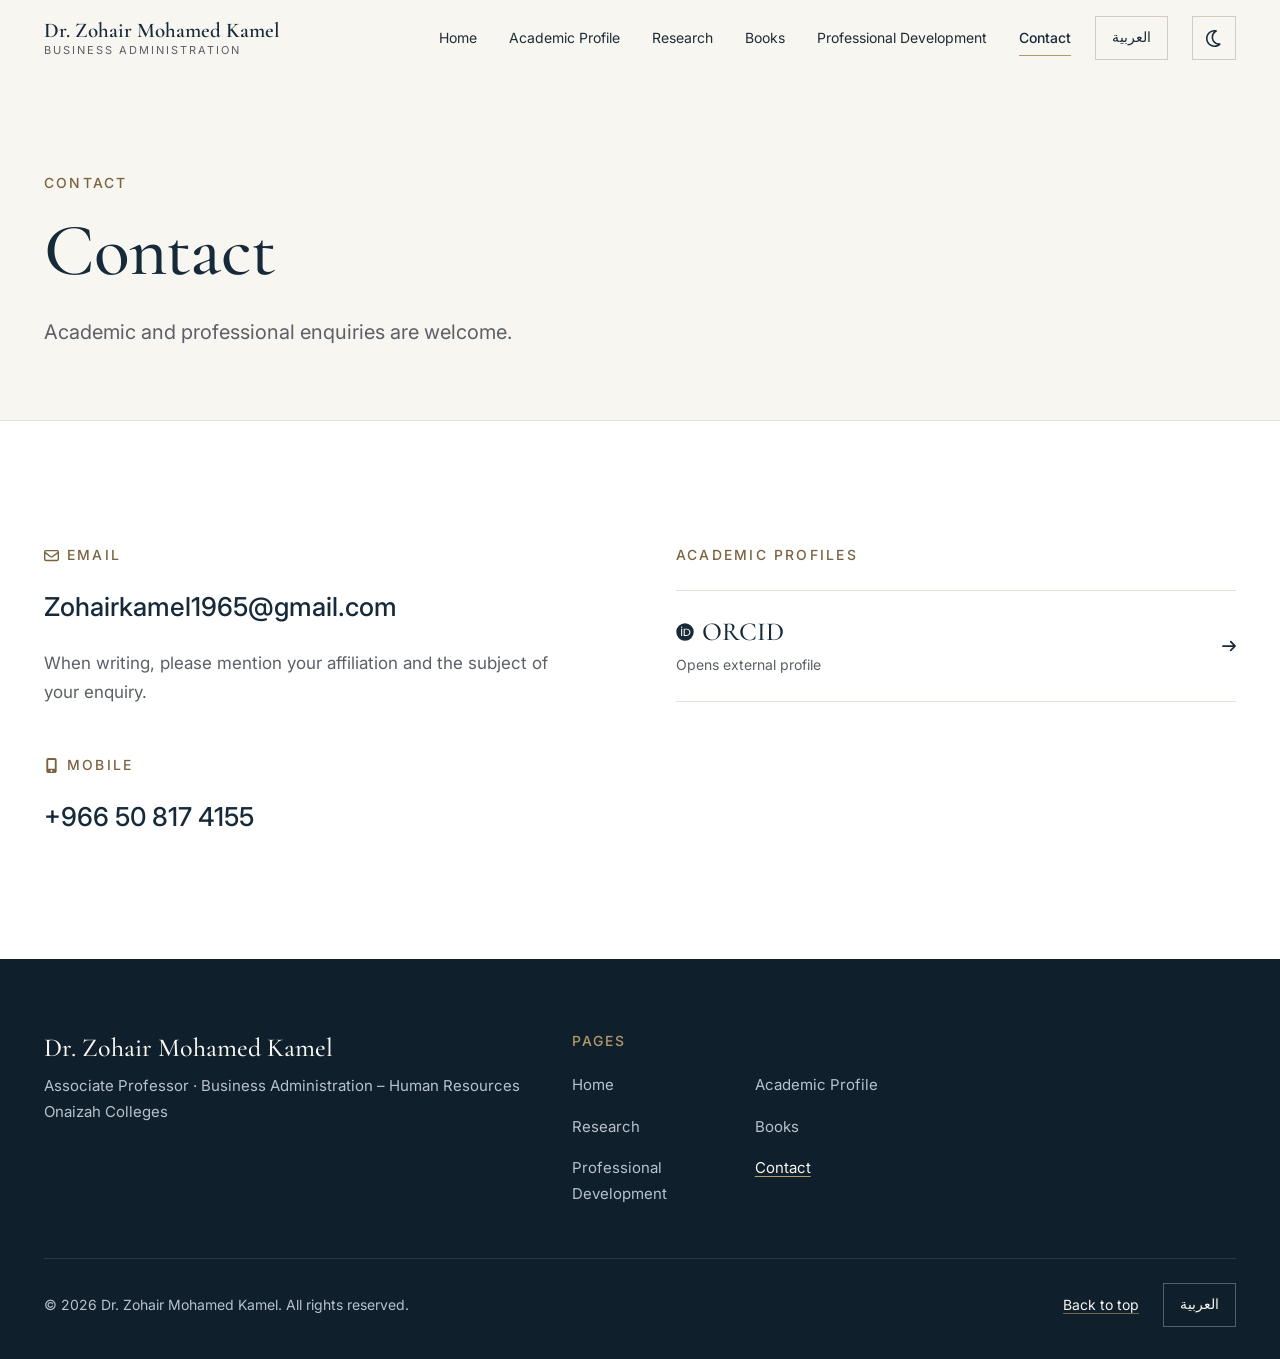
<file: en/contact.html>
<!DOCTYPE html>
<html lang="en" dir="ltr">
<head>
  <meta charset="utf-8">
  <meta name="viewport" content="width=device-width, initial-scale=1">
  <title>Contact — Dr. Zohair Mohamed Kamel</title>
  <meta name="description" content="Academic and professional contact details for Dr. Zohair Mohamed Kamel.">
  <meta name="theme-color" content="#F8F6F1">
  <link rel="canonical" href="https://dr-zohair.com/en/contact.html">
  <link rel="alternate" hreflang="ar" href="https://dr-zohair.com/ar/contact.html">
  <link rel="alternate" hreflang="en" href="https://dr-zohair.com/en/contact.html">
  <link rel="alternate" hreflang="x-default" href="https://dr-zohair.com/">
  <meta property="og:url" content="https://dr-zohair.com/en/contact.html">
  <meta property="og:image" content="https://dr-zohair.com/images/profile/portrait.jpg">
  <meta property="og:type" content="website">
  <meta property="og:title" content="Contact — Dr. Zohair Mohamed Kamel">
  <meta property="og:description" content="Academic and professional contact details for Dr. Zohair Mohamed Kamel.">
  <meta property="og:locale" content="en_US">
  <meta property="og:site_name" content="Dr. Zohair Mohamed Kamel">
  <link rel="icon" href="../assets/favicon.svg" type="image/svg+xml">
  <link rel="preconnect" href="https://fonts.googleapis.com">
  <link rel="preconnect" href="https://fonts.gstatic.com" crossorigin>
  <link rel="stylesheet" href="https://fonts.googleapis.com/css2?family=Cormorant+Garamond:ital,wght@0,500;0,600;1,500&amp;family=Inter:wght@400;500;600&amp;display=swap">
  <link rel="stylesheet" href="../css/style.css">
  <link rel="stylesheet" href="../css/responsive.css">
  <!-- Marks that JavaScript is available, so the mobile menu can be collapsed safely. -->
  <script>document.documentElement.classList.add('js');</script>
  <script src="../js/theme.js"></script>
  <script src="../js/content.js" defer></script>
  <script src="../js/main.js" defer></script>
  <!-- Icons: Font Awesome Free by @fontawesome - https://fontawesome.com License - https://fontawesome.com/license/free (Icons: CC BY 4.0) Copyright Fonticons, Inc. -->
</head>
<body class="page-contact" data-root="../">
  <a class="skip-link" href="#main">Skip to main content</a>

  <header class="site-header" id="top">
    <div class="container header-inner">
      <a class="brand" href="index.html">
        <span class="brand-name">Dr. Zohair Mohamed Kamel</span>
        <span class="brand-title">Business Administration</span>
      </a>

      <nav class="site-nav" aria-label="Main navigation">
        <button class="nav-toggle" type="button" aria-expanded="false" aria-controls="site-menu">
          <span class="nav-toggle-label">Menu</span>
          <span class="nav-toggle-icon" aria-hidden="true"></span>
        </button>
        <div class="nav-panel" id="site-menu">
          <ul class="nav-list">
            <li><a href="index.html">Home</a></li>
            <li><a href="about.html">Academic Profile</a></li>
            <li><a href="research.html">Research</a></li>
            <li><a href="books.html">Books</a></li>
            <li><a href="achievements.html">Professional Development</a></li>
            <li><a href="contact.html" aria-current="page">Contact</a></li>
          </ul>
          <a class="lang-switch" href="../ar/contact.html" hreflang="ar"><span class="visually-hidden">Switch language to </span><span lang="ar">العربية</span></a>
        </div>
      </nav>

      <button class="theme-toggle" type="button" data-theme-toggle aria-label="Switch to dark theme"><svg class="theme-icon-moon" width="17" height="17" viewBox="0 0 512 512" aria-hidden="true" focusable="false"><path fill="currentColor" d="M239.3 48.7c-107.1 8.5-191.3 98.1-191.3 207.3 0 114.9 93.1 208 208 208 33.3 0 64.7-7.8 92.6-21.7-103.4-23.4-180.6-115.8-180.6-226.3 0-65.8 27.4-125.1 71.3-167.3zM0 256c0-141.4 114.6-256 256-256 19.4 0 38.4 2.2 56.7 6.3 9.9 2.2 17.3 10.5 18.5 20.5s-4 19.8-13.1 24.4c-60.6 30.2-102.1 92.7-102.1 164.8 0 101.6 82.4 184 184 184 5 0 9.9-.2 14.8-.6 10.1-.8 19.6 4.8 23.8 14.1s2 20.1-5.3 27.1C387.3 484.8 324.8 512 256 512 114.6 512 0 397.4 0 256z"/></svg><svg class="theme-icon-sun" width="18" height="18" viewBox="0 0 576 512" aria-hidden="true" focusable="false"><path fill="currentColor" d="M288-32c8 0 15.4 4 19.9 10.6l58.8 87.4 103.4-20.2c7.8-1.5 15.9 .9 21.6 6.6s8.1 13.8 6.6 21.6L478 177.3 565.4 236.1C572 240.5 576 248 576 256s-4 15.4-10.6 19.9L478 334.7 498.2 438c1.5 7.8-.9 15.9-6.6 21.6s-13.8 8.1-21.6 6.6L366.7 446 307.9 533.4C303.4 540 296 544 288 544s-15.4-4-19.9-10.6L209.3 446 105.9 466.2c-7.8 1.5-15.9-.9-21.6-6.6s-8.1-13.8-6.6-21.6L98 334.7 10.6 275.9C4 271.4 0 264 0 256s4-15.4 10.6-19.9L98 177.3 77.8 73.9c-1.5-7.8 .9-15.9 6.6-21.6s13.8-8.1 21.6-6.6l103.3 20.2 58.8-87.4 1.8-2.3C274.4-29 281-32 288-32zm-47.8 138c-5.4 8-15 12-24.5 10.2l-84-16.4 16.4 84c1.8 9.5-2.2 19.1-10.2 24.5L67 256 138 303.8c8 5.4 12 15 10.2 24.5l-16.4 84 84-16.4 3.5-.4c8.3-.4 16.3 3.6 21 10.6l47.8 71 47.8-71 2.2-2.8c5.6-6.1 14-9 22.3-7.3l84 16.4-16.4-84c-1.8-9.5 2.2-19.1 10.2-24.5l71-47.8-71-47.8c-8-5.4-12-15-10.2-24.5l16.4-84-84 16.4c-9.5 1.8-19.1-2.2-24.5-10.2l-47.8-71-47.8 71zM288 376a120 120 0 1 1 0-240 120 120 0 1 1 0 240zm0-192a72 72 0 1 0 0 144 72 72 0 1 0 0-144z"/></svg></button>
    </div>
  </header>

  <main id="main">

    <section class="page-hero" aria-labelledby="page-title">
      <div class="container">
        <p class="eyebrow anim-rise">Contact</p>
        <h1 class="page-title anim-rise anim-delay-1" id="page-title">Contact</h1>
        <p class="lead page-lead anim-rise anim-delay-2">Academic and professional enquiries are welcome.</p>
      </div>
    </section>

    <div class="section section--white">
      <div class="container contact-grid">
        <!-- The email address, phone number and profile links are set in js/content.js → contact. -->
        <div class="contact-details reveal">
          <section aria-labelledby="email-title">
            <h2 class="eyebrow contact-block-title contact-title-icon" id="email-title"><svg width="15" height="15" viewBox="0 0 512 512" aria-hidden="true" focusable="false"><path fill="currentColor" d="M61.4 64C27.5 64 0 91.5 0 125.4 0 126.3 0 127.1 .1 128L0 128 0 384c0 35.3 28.7 64 64 64l384 0c35.3 0 64-28.7 64-64l0-256-.1 0c0-.9 .1-1.7 .1-2.6 0-33.9-27.5-61.4-61.4-61.4L61.4 64zM464 192.3L464 384c0 8.8-7.2 16-16 16L64 400c-8.8 0-16-7.2-16-16l0-191.7 154.8 117.4c31.4 23.9 74.9 23.9 106.4 0L464 192.3zM48 125.4C48 118 54 112 61.4 112l389.2 0c7.4 0 13.4 6 13.4 13.4 0 4.2-2 8.2-5.3 10.7L280.2 271.5c-14.3 10.8-34.1 10.8-48.4 0L53.3 136.1c-3.3-2.5-5.3-6.5-5.3-10.7z"/></svg>Email</h2>
            <div data-render="contact-email"><noscript><p class="noscript-note">This list needs JavaScript to display. Please enable JavaScript, or contact us for the full list.</p></noscript></div>
            <p class="contact-note">When writing, please mention your affiliation and the subject of your enquiry.</p>
          </section>

          <section aria-labelledby="phone-title">
            <h2 class="eyebrow contact-block-title contact-title-icon" id="phone-title"><svg width="15" height="15" viewBox="0 0 384 512" aria-hidden="true" focusable="false"><path fill="currentColor" d="M16 64C16 28.7 44.7 0 80 0L304 0c35.3 0 64 28.7 64 64l0 384c0 35.3-28.7 64-64 64L80 512c-35.3 0-64-28.7-64-64L16 64zm64 0l0 304 224 0 0-304-224 0zM192 472c17.7 0 32-14.3 32-32s-14.3-32-32-32-32 14.3-32 32 14.3 32 32 32z"/></svg>Mobile</h2>
            <div data-render="contact-phone"><noscript><p class="noscript-note">This list needs JavaScript to display. Please enable JavaScript, or contact us for the full list.</p></noscript></div>
          </section>
        </div>

        <section class="reveal" aria-labelledby="profiles-title">
          <h2 class="eyebrow contact-block-title" id="profiles-title">Academic profiles</h2>
          <ul class="profile-list" data-render="contact-links">
            <li><noscript><p class="noscript-note">This list needs JavaScript to display. Please enable JavaScript, or contact us for the full list.</p></noscript></li>
          </ul>
        </section>
      </div>
    </div>
  </main>

  <footer class="site-footer">
    <div class="container">
      <div class="footer-grid">
        <div>
          <p class="footer-name">Dr. Zohair Mohamed Kamel</p>
          <p>Associate Professor · Business Administration – Human Resources</p>
          <p>Onaizah Colleges</p>
        </div>
        <nav class="footer-nav" aria-label="Footer navigation">
          <p class="eyebrow footer-heading">Pages</p>
          <ul>
            <li><a href="index.html">Home</a></li>
            <li><a href="about.html">Academic Profile</a></li>
            <li><a href="research.html">Research</a></li>
            <li><a href="books.html">Books</a></li>
            <li><a href="achievements.html">Professional Development</a></li>
            <li><a href="contact.html" aria-current="page">Contact</a></li>
          </ul>
        </nav>
      </div>

      <div class="footer-bottom">
        <p>© <span data-current-year>2026</span> Dr. Zohair Mohamed Kamel. All rights reserved.</p>
        <div class="footer-links">
          <a href="#top">Back to top</a>
          <a class="lang-switch" href="../ar/contact.html" hreflang="ar"><span class="visually-hidden">Switch language to </span><span lang="ar">العربية</span></a>
        </div>
      </div>
    </div>
  </footer>
</body>
</html>
</file>
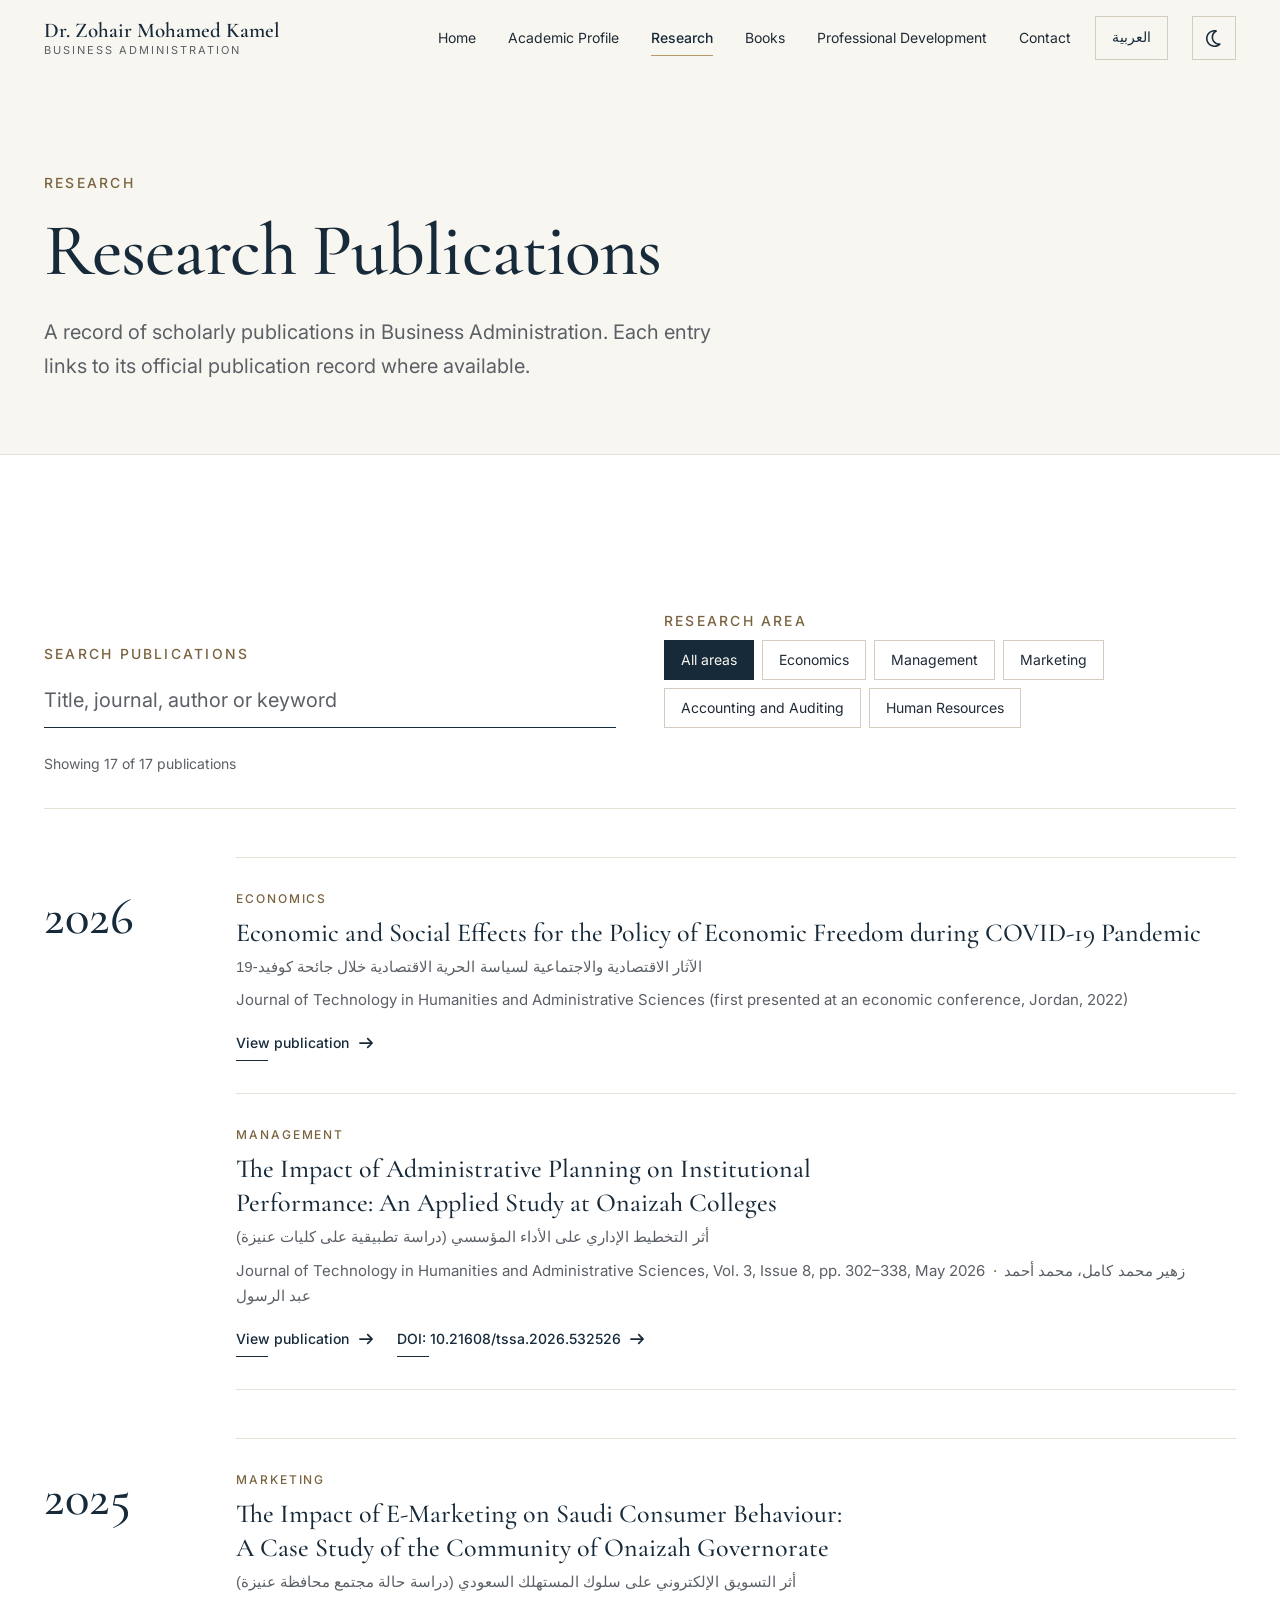
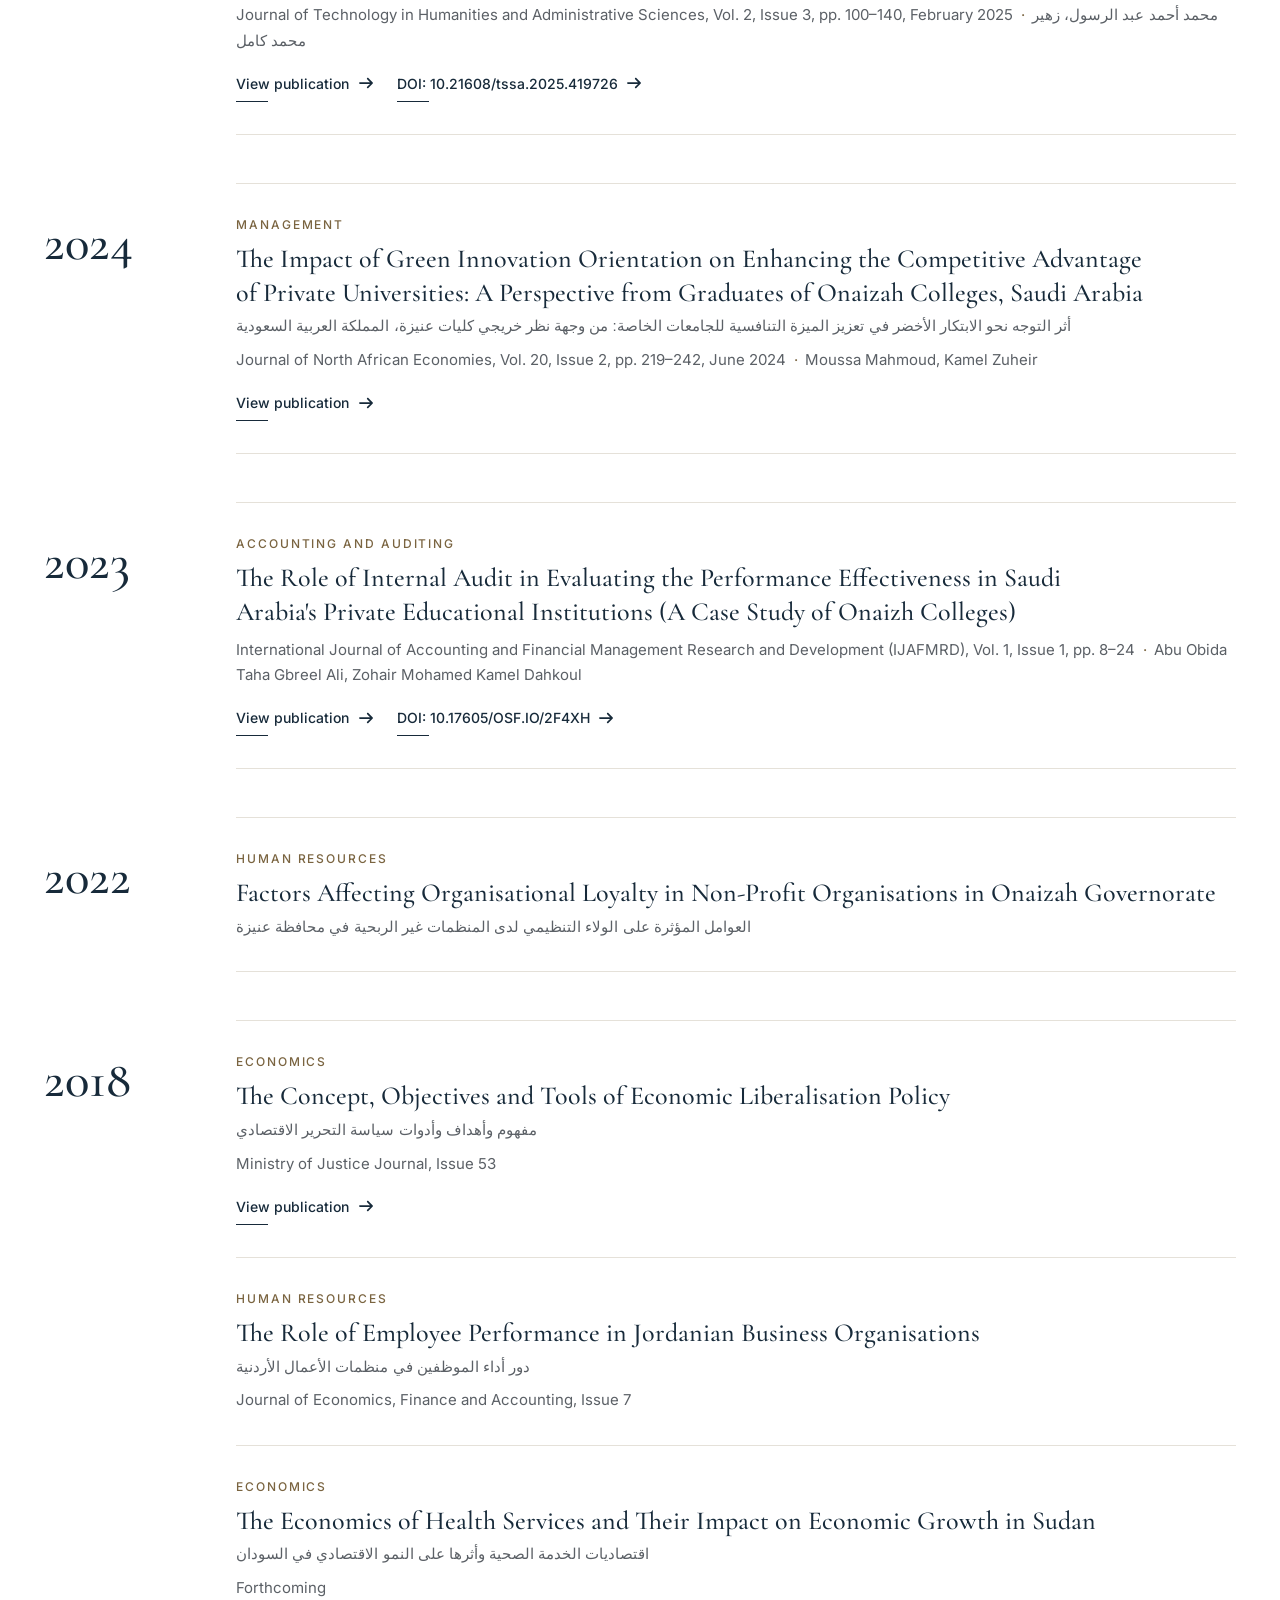
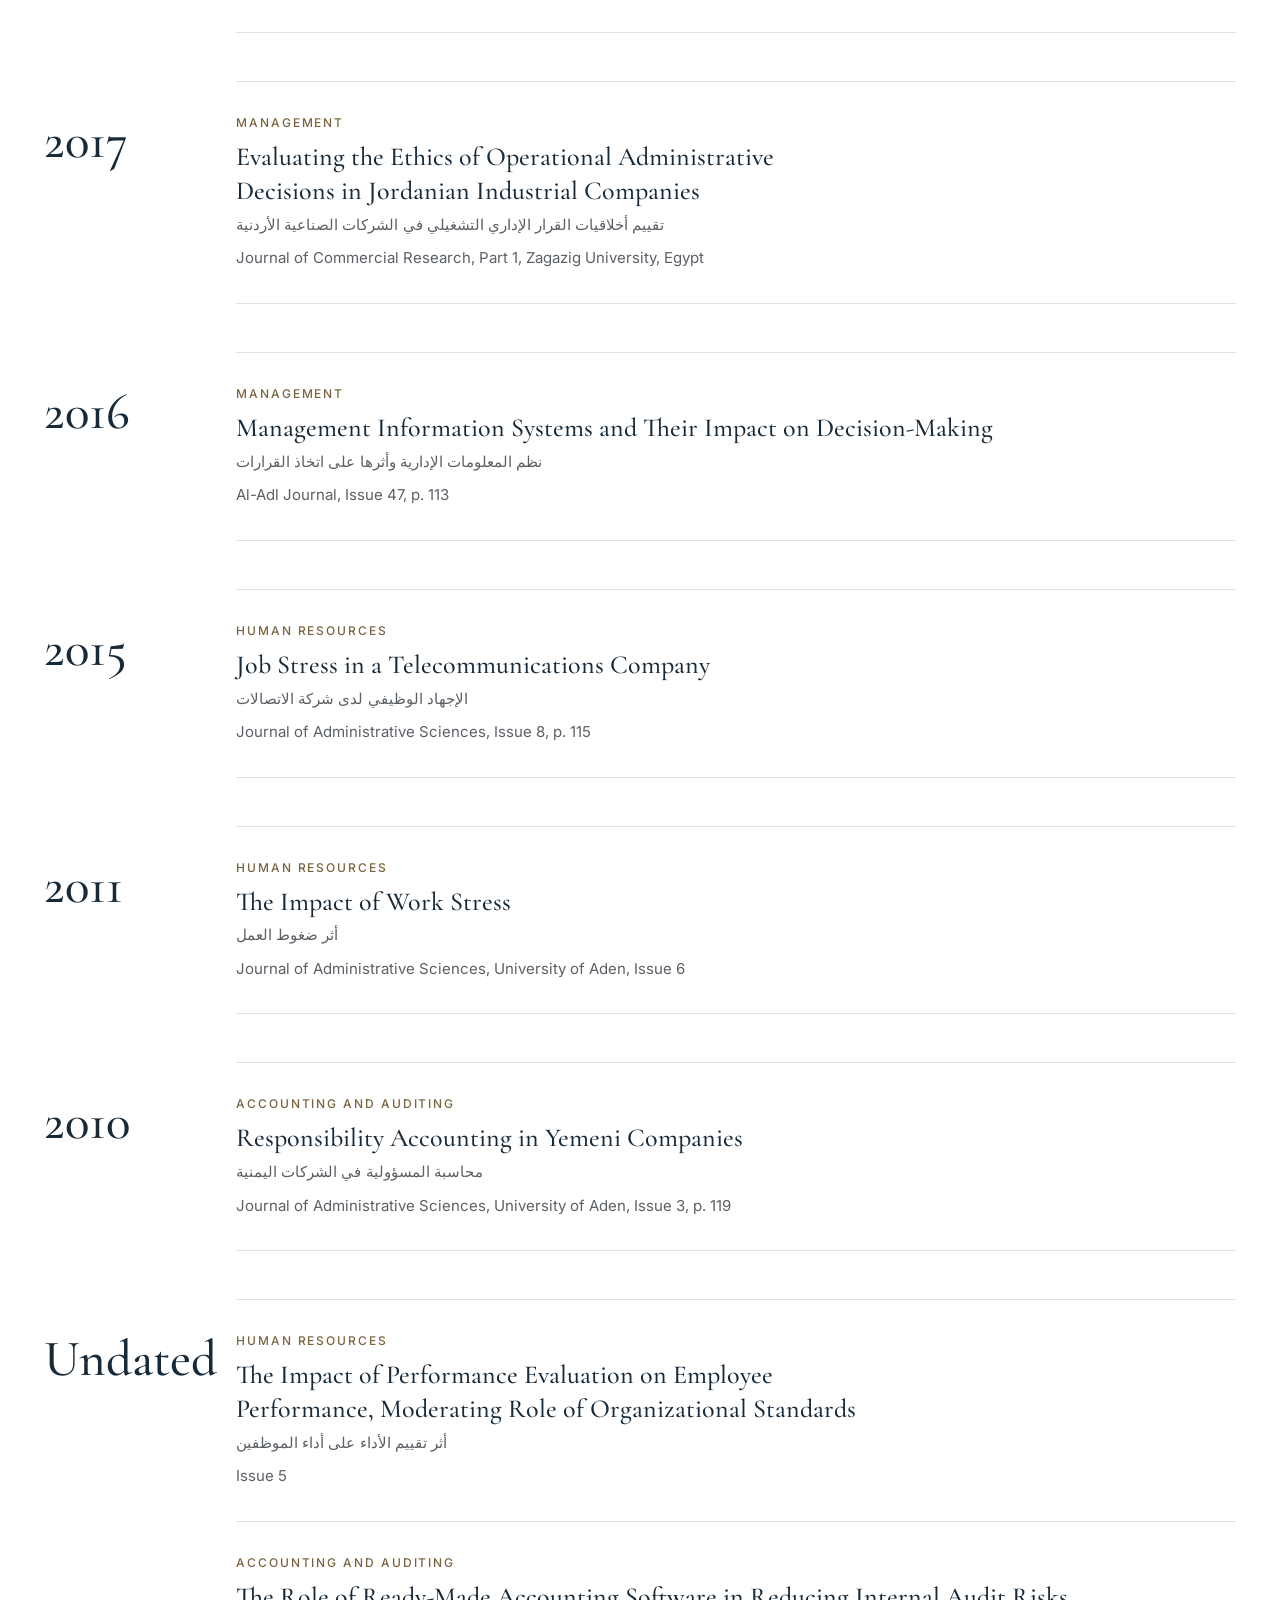
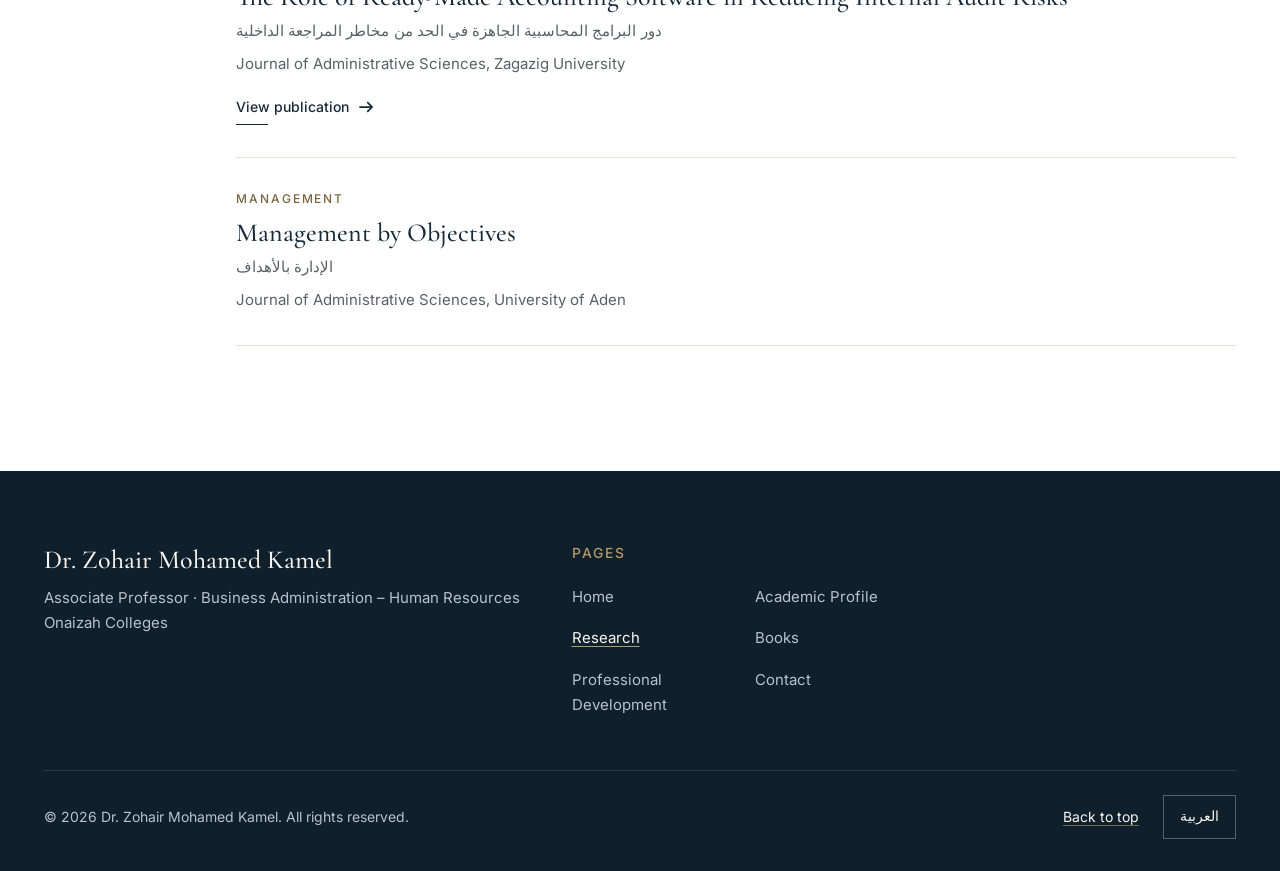
<file: en/research.html>
<!DOCTYPE html>
<html lang="en" dir="ltr">
<head>
  <meta charset="utf-8">
  <meta name="viewport" content="width=device-width, initial-scale=1">
  <title>Research Publications — Dr. Zohair Mohamed Kamel</title>
  <meta name="description" content="Research publications in Business Administration by Dr. Zohair Mohamed Kamel.">
  <meta name="theme-color" content="#F8F6F1">
  <link rel="canonical" href="https://dr-zohair.com/en/research.html">
  <link rel="alternate" hreflang="ar" href="https://dr-zohair.com/ar/research.html">
  <link rel="alternate" hreflang="en" href="https://dr-zohair.com/en/research.html">
  <link rel="alternate" hreflang="x-default" href="https://dr-zohair.com/">
  <meta property="og:url" content="https://dr-zohair.com/en/research.html">
  <meta property="og:image" content="https://dr-zohair.com/images/profile/portrait.jpg">
  <meta property="og:type" content="website">
  <meta property="og:title" content="Research Publications — Dr. Zohair Mohamed Kamel">
  <meta property="og:description" content="Research publications in Business Administration by Dr. Zohair Mohamed Kamel.">
  <meta property="og:locale" content="en_US">
  <meta property="og:site_name" content="Dr. Zohair Mohamed Kamel">
  <link rel="icon" href="../assets/favicon.svg" type="image/svg+xml">
  <link rel="preconnect" href="https://fonts.googleapis.com">
  <link rel="preconnect" href="https://fonts.gstatic.com" crossorigin>
  <link rel="stylesheet" href="https://fonts.googleapis.com/css2?family=Cormorant+Garamond:ital,wght@0,500;0,600;1,500&amp;family=Inter:wght@400;500;600&amp;display=swap">
  <link rel="stylesheet" href="../css/style.css">
  <link rel="stylesheet" href="../css/responsive.css">
  <!-- Marks that JavaScript is available, so the mobile menu can be collapsed safely. -->
  <script>document.documentElement.classList.add('js');</script>
  <script src="../js/theme.js"></script>
  <script src="../js/content.js" defer></script>
  <script src="../js/main.js" defer></script>
  <!-- Icons: Font Awesome Free by @fontawesome - https://fontawesome.com License - https://fontawesome.com/license/free (Icons: CC BY 4.0) Copyright Fonticons, Inc. -->
</head>
<body class="page-research" data-root="../">
  <a class="skip-link" href="#main">Skip to main content</a>

  <header class="site-header" id="top">
    <div class="container header-inner">
      <a class="brand" href="index.html">
        <span class="brand-name">Dr. Zohair Mohamed Kamel</span>
        <span class="brand-title">Business Administration</span>
      </a>

      <nav class="site-nav" aria-label="Main navigation">
        <button class="nav-toggle" type="button" aria-expanded="false" aria-controls="site-menu">
          <span class="nav-toggle-label">Menu</span>
          <span class="nav-toggle-icon" aria-hidden="true"></span>
        </button>
        <div class="nav-panel" id="site-menu">
          <ul class="nav-list">
            <li><a href="index.html">Home</a></li>
            <li><a href="about.html">Academic Profile</a></li>
            <li><a href="research.html" aria-current="page">Research</a></li>
            <li><a href="books.html">Books</a></li>
            <li><a href="achievements.html">Professional Development</a></li>
            <li><a href="contact.html">Contact</a></li>
          </ul>
          <a class="lang-switch" href="../ar/research.html" hreflang="ar"><span class="visually-hidden">Switch language to </span><span lang="ar">العربية</span></a>
        </div>
      </nav>

      <button class="theme-toggle" type="button" data-theme-toggle aria-label="Switch to dark theme"><svg class="theme-icon-moon" width="17" height="17" viewBox="0 0 512 512" aria-hidden="true" focusable="false"><path fill="currentColor" d="M239.3 48.7c-107.1 8.5-191.3 98.1-191.3 207.3 0 114.9 93.1 208 208 208 33.3 0 64.7-7.8 92.6-21.7-103.4-23.4-180.6-115.8-180.6-226.3 0-65.8 27.4-125.1 71.3-167.3zM0 256c0-141.4 114.6-256 256-256 19.4 0 38.4 2.2 56.7 6.3 9.9 2.2 17.3 10.5 18.5 20.5s-4 19.8-13.1 24.4c-60.6 30.2-102.1 92.7-102.1 164.8 0 101.6 82.4 184 184 184 5 0 9.9-.2 14.8-.6 10.1-.8 19.6 4.8 23.8 14.1s2 20.1-5.3 27.1C387.3 484.8 324.8 512 256 512 114.6 512 0 397.4 0 256z"/></svg><svg class="theme-icon-sun" width="18" height="18" viewBox="0 0 576 512" aria-hidden="true" focusable="false"><path fill="currentColor" d="M288-32c8 0 15.4 4 19.9 10.6l58.8 87.4 103.4-20.2c7.8-1.5 15.9 .9 21.6 6.6s8.1 13.8 6.6 21.6L478 177.3 565.4 236.1C572 240.5 576 248 576 256s-4 15.4-10.6 19.9L478 334.7 498.2 438c1.5 7.8-.9 15.9-6.6 21.6s-13.8 8.1-21.6 6.6L366.7 446 307.9 533.4C303.4 540 296 544 288 544s-15.4-4-19.9-10.6L209.3 446 105.9 466.2c-7.8 1.5-15.9-.9-21.6-6.6s-8.1-13.8-6.6-21.6L98 334.7 10.6 275.9C4 271.4 0 264 0 256s4-15.4 10.6-19.9L98 177.3 77.8 73.9c-1.5-7.8 .9-15.9 6.6-21.6s13.8-8.1 21.6-6.6l103.3 20.2 58.8-87.4 1.8-2.3C274.4-29 281-32 288-32zm-47.8 138c-5.4 8-15 12-24.5 10.2l-84-16.4 16.4 84c1.8 9.5-2.2 19.1-10.2 24.5L67 256 138 303.8c8 5.4 12 15 10.2 24.5l-16.4 84 84-16.4 3.5-.4c8.3-.4 16.3 3.6 21 10.6l47.8 71 47.8-71 2.2-2.8c5.6-6.1 14-9 22.3-7.3l84 16.4-16.4-84c-1.8-9.5 2.2-19.1 10.2-24.5l71-47.8-71-47.8c-8-5.4-12-15-10.2-24.5l16.4-84-84 16.4c-9.5 1.8-19.1-2.2-24.5-10.2l-47.8-71-47.8 71zM288 376a120 120 0 1 1 0-240 120 120 0 1 1 0 240zm0-192a72 72 0 1 0 0 144 72 72 0 1 0 0-144z"/></svg></button>
    </div>
  </header>

  <main id="main">

    <section class="page-hero" aria-labelledby="page-title">
      <div class="container">
        <p class="eyebrow anim-rise">Research</p>
        <h1 class="page-title anim-rise anim-delay-1" id="page-title">Research Publications</h1>
        <p class="lead page-lead anim-rise anim-delay-2">A record of scholarly publications in Business Administration. Each entry links to its official publication record where available.</p>
      </div>
    </section>

    <section class="section section--white" aria-labelledby="page-title">
      <div class="container">
        <!-- Search and filters appear here automatically when there are enough publications (see js/content.js → settings). -->
        <div data-research-tools></div>
        <!-- Publications are generated from js/content.js, grouped by year. -->
        <div data-render="publications-all">
          <noscript><p class="noscript-note">This list needs JavaScript to display. Please enable JavaScript, or contact us for the full list.</p></noscript>
        </div>
      </div>
    </section>
  </main>

  <footer class="site-footer">
    <div class="container">
      <div class="footer-grid">
        <div>
          <p class="footer-name">Dr. Zohair Mohamed Kamel</p>
          <p>Associate Professor · Business Administration – Human Resources</p>
          <p>Onaizah Colleges</p>
        </div>
        <nav class="footer-nav" aria-label="Footer navigation">
          <p class="eyebrow footer-heading">Pages</p>
          <ul>
            <li><a href="index.html">Home</a></li>
            <li><a href="about.html">Academic Profile</a></li>
            <li><a href="research.html" aria-current="page">Research</a></li>
            <li><a href="books.html">Books</a></li>
            <li><a href="achievements.html">Professional Development</a></li>
            <li><a href="contact.html">Contact</a></li>
          </ul>
        </nav>
      </div>

      <div class="footer-bottom">
        <p>© <span data-current-year>2026</span> Dr. Zohair Mohamed Kamel. All rights reserved.</p>
        <div class="footer-links">
          <a href="#top">Back to top</a>
          <a class="lang-switch" href="../ar/research.html" hreflang="ar"><span class="visually-hidden">Switch language to </span><span lang="ar">العربية</span></a>
        </div>
      </div>
    </div>
  </footer>
</body>
</html>
</file>
<file: css/style.css>
/* ==========================================================================
   style.css — design tokens, base styles and components (mobile first).
   Wider-screen layouts live in responsive.css.

   Contents
    1. Design tokens            10. Inner page hero
    2. Reset and base           11. Academic profile page
    3. Typography helpers       12. Publications
    4. Layout helpers           13. Books
    5. Buttons and links        14. Achievements and certificates
    6. Header and navigation    15. Lightbox
    7. Footer                   16. Contact
    8. Homepage hero            17. Language entry page (root index.html)
    9. Homepage sections        18. Tags and notices
                                19. Motion
   ========================================================================== */


/* 1. Design tokens
   -------------------------------------------------------------------------- */
:root {
  /* Colours */
  --color-navy: #172a3a;
  --color-navy-deep: #0f1f2c;
  --color-navy-soft: #2a4054;
  --color-ivory: #f8f6f1;
  --color-white: #ffffff;
  --color-sand: #efebe3;
  --color-gray: #73777b;          /* decorative only: too light for small text on ivory */
  --color-text: #1f2b36;
  --color-text-muted: #5b6066;    /* 5.9:1 on ivory */
  --color-gold: #b49a68;          /* rules, frames, accents on navy */
  --color-gold-text: #7a6440;     /* gold tone that passes contrast as text on light backgrounds */
  --color-border: #e5e1d9;
  --color-border-strong: #d3ccbf;
  --color-on-navy: #f8f6f1;
  --color-on-navy-muted: #b9c2ca;
  --color-surface-navy: #172a3a;      /* navy as a background: stays dark in both themes */
  --color-surface-navy-hover: #2a4054;
  --color-selection: #e6dbc5;

  /* Font families */
  --font-latin-sans: "Inter", ui-sans-serif, system-ui, -apple-system, "Segoe UI", Roboto, Arial, sans-serif;
  --font-latin-display: "Cormorant Garamond", "Iowan Old Style", "Palatino Linotype", Georgia, "Times New Roman", serif;
  --font-arabic-sans: "IBM Plex Sans Arabic", "Noto Sans Arabic", "Segoe UI", Tahoma, sans-serif;
  --font-arabic-display: "Noto Naskh Arabic", "Amiri", "Traditional Arabic", "Times New Roman", serif;

  /* Language-dependent values (overridden for Arabic below) */
  --font-body: var(--font-latin-sans);
  --font-display: var(--font-latin-display);
  --leading-body: 1.7;
  --leading-heading: 1.1;
  --tracking-eyebrow: 0.16em;
  --weight-display: 500;

  /* Fluid type scale: grows smoothly between mobile and desktop */
  --step--1: clamp(0.8125rem, 0.79rem + 0.1vw, 0.875rem);
  --step-0: clamp(1rem, 0.97rem + 0.15vw, 1.0625rem);
  --step-1: clamp(1.125rem, 1.07rem + 0.25vw, 1.25rem);
  --step-2: clamp(1.375rem, 1.27rem + 0.5vw, 1.625rem);
  --step-3: clamp(1.75rem, 1.53rem + 1vw, 2.375rem);
  --step-4: clamp(2.125rem, 1.75rem + 1.8vw, 3.25rem);
  --step-5: clamp(2.625rem, 1.9rem + 3.4vw, 4.75rem);

  /* Spacing */
  --space-2xs: 0.25rem;
  --space-xs: 0.5rem;
  --space-s: 0.75rem;
  --space-m: 1rem;
  --space-l: 1.5rem;
  --space-xl: 2rem;
  --space-2xl: 3rem;
  --space-3xl: 4.5rem;
  --section-space: clamp(4.5rem, 3rem + 6vw, 8.5rem);

  /* Layout */
  --container: 76rem;
  --gutter: clamp(1.25rem, 0.75rem + 2.5vw, 3rem);
  --header-height: 4.25rem;

  /* Motion */
  --ease-out: cubic-bezier(0.16, 1, 0.3, 1);
  --ease-in-out: cubic-bezier(0.65, 0, 0.35, 1);
  --duration-fast: 0.25s;
  --duration: 0.5s;
  --duration-slow: 0.9s;
}

/* Arabic needs taller line heights, no letter-spacing and its own fonts */
html[lang="ar"] {
  --font-body: var(--font-arabic-sans);
  --font-display: var(--font-arabic-display);
  --leading-body: 1.95;
  --leading-heading: 1.5;
  --tracking-eyebrow: 0;
  --weight-display: 600;
}

/* Dark theme: set on <html> by js/theme.js. Components only use the tokens above.
   --color-navy and --color-navy-soft are text colours here, so they turn light. */
html[data-theme="dark"] {
  color-scheme: dark;
  --color-navy: #eef0f0;
  --color-navy-deep: #0a1117;
  --color-navy-soft: #c5ced5;
  --color-ivory: #10181f;
  --color-white: #162129;
  --color-sand: #1e2a33;
  --color-gray: #8a9299;
  --color-text: #dde2e6;
  --color-text-muted: #a3acb3;
  --color-gold: #c2a873;
  --color-gold-text: #cdb37f;
  --color-border: #27343e;
  --color-border-strong: #3b4a55;
  --color-surface-navy: #1c3042;
  --color-surface-navy-hover: #2a4054;
  --color-selection: #4a4230;
}


/* 2. Reset and base
   -------------------------------------------------------------------------- */
*,
*::before,
*::after {
  box-sizing: border-box;
}

html {
  -webkit-text-size-adjust: 100%;
  text-size-adjust: 100%;
  color-scheme: light;
  /* Keeps anchored headings clear of the sticky header */
  scroll-padding-top: calc(var(--header-height) + 1.5rem);
}

body {
  margin: 0;
  background-color: var(--color-ivory);
  color: var(--color-text);
  font-family: var(--font-body);
  font-size: var(--step-0);
  line-height: var(--leading-body);
  -webkit-font-smoothing: antialiased;
  -moz-osx-font-smoothing: grayscale;
}

/* Lock page scroll while the mobile menu is open */
body.nav-open {
  overflow: hidden;
}

img,
svg {
  display: block;
  max-width: 100%;
}

img {
  height: auto;
}

h1,
h2,
h3,
h4 {
  margin: 0;
  color: var(--color-navy);
  font-family: var(--font-display);
  font-weight: var(--weight-display);
  line-height: var(--leading-heading);
  text-wrap: balance;
}

p,
ul,
ol,
dl,
dd,
figure {
  margin: 0;
}

p {
  text-wrap: pretty;
}

a {
  color: inherit;
  text-decoration-thickness: 1px;
  text-underline-offset: 0.2em;
}

button,
input {
  font: inherit;
  color: inherit;
}

/* Visible keyboard focus everywhere */
:focus-visible {
  outline: 2px solid var(--color-navy);
  outline-offset: 3px;
}

::selection {
  background-color: var(--color-selection);
  color: var(--color-navy);
}

/* Words in the other language inside a page (e.g. the language switcher) */
[lang="ar"]:not(html) {
  font-family: var(--font-arabic-sans);
}

[lang="en"]:not(html) {
  font-family: var(--font-latin-sans);
}


/* 3. Typography helpers
   -------------------------------------------------------------------------- */
.eyebrow {
  color: var(--color-gold-text);
  font-family: var(--font-body);
  font-size: var(--step--1);
  font-weight: 500;
  letter-spacing: var(--tracking-eyebrow);
  line-height: 1.5;
  text-transform: uppercase;
}

html[lang="ar"] .eyebrow {
  font-size: 0.9375rem;
  text-transform: none;
}

.prose {
  max-width: 64ch;
}

.prose > * + * {
  margin-top: 1.15em;
}

.lead {
  color: var(--color-text-muted);
  font-size: var(--step-1);
}

.visually-hidden {
  position: absolute !important;
  width: 1px;
  height: 1px;
  padding: 0;
  margin: -1px;
  overflow: hidden;
  clip: rect(0 0 0 0);
  white-space: nowrap;
  border: 0;
}


/* 4. Layout helpers
   -------------------------------------------------------------------------- */
.container {
  width: min(100% - 2 * var(--gutter), var(--container));
  margin-inline: auto;
}

.section {
  padding-block: var(--section-space);
}

.section--white {
  background-color: var(--color-white);
}

.section--navy {
  background-color: var(--color-surface-navy);
  color: var(--color-on-navy);
}

.section--navy :focus-visible {
  outline-color: var(--color-gold);
}

/* Section heading block: "01 — Label" + title + optional link */
.section-head {
  display: flex;
  flex-wrap: wrap;
  align-items: flex-end;
  justify-content: space-between;
  gap: var(--space-l) var(--space-2xl);
  margin-bottom: var(--space-2xl);
}

.section-head-text {
  max-width: 44rem;
}

.section-index {
  display: flex;
  align-items: center;
  gap: 0.875rem;
  margin-bottom: var(--space-m);
}

.section-index::after {
  content: "";
  flex: 0 0 2.5rem;
  height: 1px;
  background-color: var(--color-gold);
}

.section-index-number {
  font-family: var(--font-latin-display);
  font-size: 1.125rem;
  font-style: italic;
  letter-spacing: 0;
}

.section-title {
  font-size: var(--step-4);
}

.skip-link {
  position: absolute;
  inset-inline-start: var(--space-m);
  top: -4rem;
  z-index: 100;
  padding: var(--space-s) var(--space-m);
  background-color: var(--color-surface-navy);
  color: var(--color-on-navy);
  text-decoration: none;
  transition: top var(--duration-fast) ease;
}

.skip-link:focus {
  top: var(--space-m);
}


/* 5. Buttons and links
   -------------------------------------------------------------------------- */

/* Arrow icons point the reading direction: flipped for Arabic */
.icon-arrow {
  --arrow-flip: 1;
  --arrow-shift: 0px;
  flex-shrink: 0;
  transform: scaleX(var(--arrow-flip)) translateX(var(--arrow-shift));
  transition: transform var(--duration-fast) var(--ease-out);
}

[dir="rtl"] .icon-arrow {
  --arrow-flip: -1;
}

a:hover .icon-arrow,
a:focus-visible .icon-arrow {
  --arrow-shift: 4px;
}

.button {
  display: inline-flex;
  align-items: center;
  justify-content: center;
  gap: 0.75rem;
  min-height: 3rem;
  padding: 0.8rem 1.6rem;
  border: 1px solid var(--color-navy);
  font-size: 0.9375rem;
  font-weight: 500;
  letter-spacing: 0.02em;
  line-height: 1.3;
  text-decoration: none;
  transition: background-color var(--duration-fast) ease, color var(--duration-fast) ease, border-color var(--duration-fast) ease;
}

html[lang="ar"] .button {
  letter-spacing: 0;
}

.button-primary {
  border-color: var(--color-surface-navy);
  background-color: var(--color-surface-navy);
  color: var(--color-on-navy);
}

.button-primary:hover {
  background-color: var(--color-surface-navy-hover);
  border-color: var(--color-surface-navy-hover);
}

.button-light {
  border-color: rgba(248, 246, 241, 0.45);
  color: var(--color-on-navy);
}

.button-light:hover {
  background-color: var(--color-on-navy);
  border-color: var(--color-on-navy);
  color: var(--color-surface-navy);
}

/* Text link with an underline that grows on hover */
.link-arrow {
  display: inline-flex;
  align-items: center;
  gap: 0.6rem;
  padding-block: 0.4rem;
  color: var(--color-navy);
  font-size: 0.9375rem;
  font-weight: 500;
  text-decoration: none;
  background-image: linear-gradient(currentColor, currentColor);
  background-position: 0 100%;
  background-repeat: no-repeat;
  background-size: 2rem 1px;
  transition: background-size var(--duration) var(--ease-out);
}

[dir="rtl"] .link-arrow {
  background-position: 100% 100%;
}

.link-arrow:hover,
.link-arrow:focus-visible {
  background-size: 100% 1px;
}

/* Underlined inline links inside headings and lists */
.link-underline {
  text-decoration: none;
  background-image: linear-gradient(var(--color-gold), var(--color-gold));
  background-position: 0 100%;
  background-repeat: no-repeat;
  background-size: 0 1px;
  transition: background-size var(--duration) var(--ease-out), color var(--duration-fast) ease;
}

[dir="rtl"] .link-underline {
  background-position: 100% 100%;
}

.link-underline:hover,
.link-underline:focus-visible {
  background-size: 100% 1px;
  color: var(--color-navy-soft);
}


/* 6. Header and navigation
   -------------------------------------------------------------------------- */
.site-header {
  position: sticky;
  top: 0;
  z-index: 50;
  background-color: var(--color-ivory);
  border-bottom: 1px solid transparent;
  transition: border-color var(--duration) ease;
}

.site-header.is-scrolled,
body.nav-open .site-header {
  border-bottom-color: var(--color-border);
}

.header-inner {
  display: flex;
  flex-wrap: wrap;
  align-items: center;
  justify-content: space-between;
  gap: var(--space-s) var(--space-l);
  min-height: var(--header-height);
}

.brand {
  display: flex;
  flex-direction: column;
  min-width: 0;
  max-width: 70%;
  color: var(--color-navy);
  line-height: 1.25;
  text-decoration: none;
}

.brand-name {
  overflow: hidden;
  font-family: var(--font-display);
  font-size: 1.1875rem;
  font-weight: 600;
  text-overflow: ellipsis;
  white-space: nowrap;
}

/* The full name must fit on the narrowest phones */
@media (max-width: 23.5rem) {
  .brand-name {
    font-size: 1.0625rem;
  }
}

@media (max-width: 21.5rem) {
  .brand-name {
    font-size: 0.9375rem;
  }
}

.brand-title {
  color: var(--color-text-muted);
  font-size: 0.6875rem;
  letter-spacing: 0.18em;
  text-transform: uppercase;
}

html[lang="ar"] .brand-title {
  font-size: 0.8125rem;
  letter-spacing: 0;
}

.nav-list {
  padding: 0;
  list-style: none;
}

.nav-list a {
  text-decoration: none;
}

.lang-switch {
  display: inline-flex;
  align-items: center;
  justify-content: center;
  min-height: 2.75rem;
  padding: 0.35rem 1rem;
  border: 1px solid var(--color-border-strong);
  color: var(--color-navy);
  font-size: 0.875rem;
  font-weight: 500;
  text-decoration: none;
  transition: border-color var(--duration-fast) ease, background-color var(--duration-fast) ease;
}

.lang-switch:hover {
  border-color: var(--color-navy);
  background-color: var(--color-white);
}

/* Theme toggle: a button that needs JavaScript, so it is hidden without it */
.theme-toggle {
  display: inline-flex;
  flex: none;
  align-items: center;
  justify-content: center;
  width: 2.75rem;
  height: 2.75rem;
  padding: 0;
  border: 1px solid var(--color-border-strong);
  background: none;
  color: var(--color-navy);
  cursor: pointer;
  transition: border-color var(--duration-fast) ease, background-color var(--duration-fast) ease;
}

.theme-toggle:hover {
  border-color: var(--color-navy);
  background-color: var(--color-white);
}

html:not(.js) .theme-toggle {
  display: none;
}

/* Shows the theme you would switch to */
.theme-icon-sun,
html[data-theme="dark"] .theme-icon-moon {
  display: none;
}

html[data-theme="dark"] .theme-icon-sun {
  display: block;
}

.site-nav {
  margin-inline-start: auto;
}

/* Narrow phones: keep the brand, menu and theme buttons on one line.
   The "Menu" word stays available to screen readers. */
@media (max-width: 30rem) {
  .js .header-inner {
    flex-wrap: nowrap;
    gap: var(--space-s);
  }

  .js .nav-toggle-label {
    position: absolute;
    width: 1px;
    height: 1px;
    overflow: hidden;
    clip-path: inset(50%);
    white-space: nowrap;
  }
}

/* Without JavaScript the menu simply stays visible as a list */
.nav-toggle {
  display: none;
}

/* --- Mobile menu (enhanced by JavaScript; html.js is set in <head>) --- */
.js .nav-toggle {
  display: inline-flex;
  align-items: center;
  gap: 0.65rem;
  min-height: 2.75rem;
  padding: 0.5rem 0.25rem;
  background: none;
  border: 0;
  color: var(--color-navy);
  font-size: 0.8125rem;
  font-weight: 500;
  letter-spacing: 0.14em;
  text-transform: uppercase;
  cursor: pointer;
}

html[lang="ar"].js .nav-toggle {
  font-size: 0.9375rem;
  letter-spacing: 0;
}

.nav-toggle-icon {
  position: relative;
  width: 1.375rem;
  height: 0.625rem;
}

.nav-toggle-icon::before,
.nav-toggle-icon::after {
  content: "";
  position: absolute;
  inset-inline: 0;
  height: 1.5px;
  background-color: currentColor;
  transition: transform var(--duration-fast) var(--ease-out);
}

.nav-toggle-icon::before {
  top: 0;
}

.nav-toggle-icon::after {
  bottom: 0;
}

.nav-toggle[aria-expanded="true"] .nav-toggle-icon::before {
  transform: translateY(0.25rem) rotate(45deg);
}

.nav-toggle[aria-expanded="true"] .nav-toggle-icon::after {
  transform: translateY(-0.25rem) rotate(-45deg);
}

.js .nav-panel {
  position: fixed;
  inset: var(--header-height) 0 0 0;
  display: flex;
  flex-direction: column;
  gap: var(--space-2xl);
  padding: var(--space-xl) var(--gutter) var(--space-2xl);
  overflow-y: auto;
  background-color: var(--color-ivory);
  /* Hidden menus must not be reachable with the keyboard: visibility does that */
  visibility: hidden;
  opacity: 0;
  transform: translateY(-0.5rem);
  transition: opacity var(--duration-fast) ease, transform var(--duration) var(--ease-out), visibility 0s linear var(--duration);
}

body.nav-open .nav-panel {
  visibility: visible;
  opacity: 1;
  transform: none;
  transition-delay: 0s;
}

.js .nav-list a {
  display: flex;
  align-items: center;
  gap: var(--space-m);
  padding-block: 0.85rem;
  border-bottom: 1px solid var(--color-border);
  color: var(--color-navy);
  font-family: var(--font-display);
  font-size: 1.75rem;
  line-height: 1.3;
}

/* Current page: a short gold rule plus a weight change (not colour alone) */
.js .nav-list a[aria-current="page"]::before {
  content: "";
  width: 1.25rem;
  height: 1px;
  background-color: var(--color-gold);
}

.js .nav-list a[aria-current="page"] {
  font-weight: 600;
}

.js .nav-panel .lang-switch {
  align-self: flex-start;
}

/* No-JS fallback: inline list under the brand */
html:not(.js) .nav-panel {
  display: flex;
  flex-wrap: wrap;
  align-items: center;
  gap: var(--space-m);
  padding-bottom: var(--space-m);
}

html:not(.js) .nav-list {
  display: flex;
  flex-wrap: wrap;
  gap: var(--space-xs) var(--space-l);
}

html:not(.js) .site-nav {
  width: 100%;
}


/* 7. Footer
   -------------------------------------------------------------------------- */
.site-footer {
  padding-block: var(--space-3xl) var(--space-xl);
  background-color: var(--color-navy-deep);
  color: var(--color-on-navy-muted);
  font-size: 0.9375rem;
}

.site-footer :focus-visible {
  outline-color: var(--color-gold);
}

.footer-grid {
  display: grid;
  gap: var(--space-2xl);
}

.footer-name {
  margin-bottom: var(--space-xs);
  color: var(--color-on-navy);
  font-family: var(--font-display);
  font-size: var(--step-2);
  font-weight: var(--weight-display);
  line-height: 1.3;
}

.footer-heading {
  margin-bottom: var(--space-m);
  color: var(--color-gold);
}

.footer-nav ul {
  display: grid;
  grid-template-columns: repeat(2, minmax(0, 1fr));
  gap: var(--space-xs) var(--space-l);
  padding: 0;
  list-style: none;
}

.footer-nav a {
  display: inline-block;
  padding-block: 0.25rem;
  text-decoration: none;
  transition: color var(--duration-fast) ease;
}

.footer-nav a:hover,
.footer-nav a[aria-current="page"] {
  color: var(--color-on-navy);
}

.footer-nav a[aria-current="page"] {
  text-decoration: underline;
  text-decoration-color: var(--color-gold);
}

.footer-bottom {
  display: flex;
  flex-wrap: wrap;
  align-items: center;
  justify-content: space-between;
  gap: var(--space-m) var(--space-xl);
  margin-top: var(--space-2xl);
  padding-top: var(--space-l);
  border-top: 1px solid rgba(248, 246, 241, 0.12);
  font-size: 0.875rem;
}

.footer-links {
  display: flex;
  flex-wrap: wrap;
  align-items: center;
  gap: var(--space-l);
}

.footer-links a {
  display: inline-flex;
  align-items: center;
  min-height: 2.75rem;
  color: var(--color-on-navy);
  text-decoration-color: rgba(180, 154, 104, 0.6);
}

.site-footer .lang-switch {
  border-color: rgba(248, 246, 241, 0.3);
  color: var(--color-on-navy);
  text-decoration: none;
}

.site-footer .lang-switch:hover {
  background-color: rgba(248, 246, 241, 0.08);
  border-color: var(--color-on-navy);
}


/* 8. Homepage hero
   -------------------------------------------------------------------------- */
.hero {
  padding-block: clamp(2.5rem, 1rem + 5vw, 5.5rem) var(--section-space);
}

.hero-grid {
  display: grid;
  gap: var(--space-3xl);
  align-items: center;
}

.hero-title {
  margin-block: var(--space-m) var(--space-l);
  font-size: var(--step-5);
  letter-spacing: -0.012em;
}

html[lang="ar"] .hero-title {
  letter-spacing: 0;
}

.hero-affiliation {
  color: var(--color-text-muted);
  font-size: var(--step-1);
}

.hero-lead {
  max-width: 36rem;
  margin-top: var(--space-l);
  font-size: var(--step-1);
}

.hero-actions {
  display: flex;
  flex-wrap: wrap;
  align-items: center;
  gap: var(--space-m) var(--space-xl);
  margin-top: var(--space-2xl);
}

.hero-portrait {
  position: relative;
  width: min(100% - 1.25rem, 26rem);
}

/* Thin gold frame offset behind the portrait */
.hero-portrait::before {
  content: "";
  position: absolute;
  inset-block: 1.25rem -1.25rem;
  inset-inline: 1.25rem -1.25rem;
  border: 1px solid var(--color-gold);
}

.hero-portrait img {
  position: relative;
  width: 100%;
  aspect-ratio: 4 / 5;
  object-fit: cover;
  background-color: var(--color-sand);
}

.hero-facts {
  display: grid;
  gap: var(--space-l);
  margin-top: var(--space-3xl);
  padding-top: var(--space-l);
  border-top: 1px solid var(--color-border-strong);
}

.hero-facts dt {
  margin-bottom: var(--space-2xs);
}

.hero-facts dd {
  color: var(--color-navy);
  font-family: var(--font-display);
  font-size: var(--step-1);
  font-weight: var(--weight-display);
  line-height: 1.4;
}


/* 9. Homepage sections
   -------------------------------------------------------------------------- */
.intro-grid {
  display: grid;
  gap: var(--space-xl);
}

.intro-statement {
  color: var(--color-navy);
  font-family: var(--font-display);
  font-size: var(--step-3);
  font-weight: var(--weight-display);
  line-height: 1.3;
}

/* Career highlights: numbered columns separated by hairlines */
.highlights {
  display: grid;
  padding: 0;
  list-style: none;
}

.highlight {
  display: grid;
  align-content: start;
  gap: var(--space-xs);
  padding-block: var(--space-l) var(--space-xl);
  border-top: 1px solid var(--color-border-strong);
}

.highlight-number {
  color: var(--color-gold-text);
  font-family: var(--font-latin-display);
  font-size: 1.125rem;
  font-style: italic;
}

.highlight-title {
  font-size: var(--step-2);
}

.highlight-meta {
  color: var(--color-text-muted);
  font-size: 0.9375rem;
}

.section-foot {
  margin-top: var(--space-xl);
}

/* Contact call to action */
.cta {
  display: grid;
  gap: var(--space-xl);
  align-items: end;
}

.cta .section-index {
  color: var(--color-gold);
}

.cta-title {
  max-width: 38rem;
  color: var(--color-on-navy);
  font-size: var(--step-4);
}


/* 10. Inner page hero
   -------------------------------------------------------------------------- */
.page-hero {
  padding-block: clamp(3rem, 2rem + 5vw, 6.5rem) clamp(2.5rem, 2rem + 3vw, 4.5rem);
  border-bottom: 1px solid var(--color-border);
}

.page-title {
  margin-top: var(--space-m);
  font-size: var(--step-5);
  letter-spacing: -0.012em;
}

html[lang="ar"] .page-title {
  letter-spacing: 0;
}

.page-lead {
  max-width: 42rem;
  margin-top: var(--space-l);
}


/* 11. Academic profile page
   -------------------------------------------------------------------------- */
.profile-layout {
  display: grid;
  gap: var(--space-2xl);
}

.toc {
  display: none;
}

.toc-list {
  padding: 0;
  list-style: none;
  border-inline-start: 1px solid var(--color-border-strong);
}

.toc-list a {
  display: block;
  margin-inline-start: -1px;
  padding: 0.45rem 1.1rem;
  border-inline-start: 2px solid transparent;
  color: var(--color-text-muted);
  font-size: 0.9375rem;
  line-height: 1.5;
  text-decoration: none;
  transition: color var(--duration-fast) ease, border-color var(--duration-fast) ease;
}

.toc-list a:hover {
  color: var(--color-navy);
}

.toc-list a.is-active {
  border-inline-start-color: var(--color-gold);
  color: var(--color-navy);
  font-weight: 500;
}

.profile-section + .profile-section {
  margin-top: var(--space-3xl);
  padding-top: var(--space-2xl);
  border-top: 1px solid var(--color-border);
}

.profile-section-title {
  margin-bottom: var(--space-l);
  font-size: var(--step-3);
}

.bio-grid {
  display: grid;
  gap: var(--space-xl);
}

.bio-portrait {
  max-width: 15rem;
}

.bio-portrait img {
  width: 100%;
  aspect-ratio: 4 / 5;
  object-fit: cover;
}

/* Entries with a date column (qualifications, appointments...) */
.entry-list {
  padding: 0;
  list-style: none;
  border-bottom: 1px solid var(--color-border);
}

.entry {
  display: grid;
  gap: var(--space-2xs) var(--space-xl);
  padding-block: var(--space-l);
  border-top: 1px solid var(--color-border);
}

.entry-date {
  color: var(--color-gold-text);
  font-family: var(--font-latin-display);
  font-size: 1.125rem;
  font-style: italic;
}

html[lang="ar"] .entry-date {
  font-family: var(--font-body);
  font-size: 0.9375rem;
  font-style: normal;
}

.entry-title {
  font-size: var(--step-1);
}

.entry-place {
  color: var(--color-text-muted);
}

.interest-list {
  display: grid;
  grid-template-columns: repeat(auto-fit, minmax(min(100%, 15rem), 1fr));
  gap: var(--space-s) var(--space-xl);
  padding: 0;
  list-style: none;
}

.interest-list li {
  position: relative;
  padding-inline-start: 1.75rem;
}

.interest-list li::before {
  content: "";
  position: absolute;
  inset-inline-start: 0;
  top: 0.85em;
  width: 0.875rem;
  height: 1px;
  background-color: var(--color-gold);
}

/* Older entries of a long list, folded under a "more" control */
.profile-more {
  margin-top: var(--space-xs);
}

.profile-more summary {
  margin-bottom: var(--space-xs);
}

.profile-more:not([open]) summary {
  margin-bottom: 0;
}


/* 12. Publications
   -------------------------------------------------------------------------- */
.pub-list {
  border-bottom: 1px solid var(--color-border);
}

.pub {
  display: grid;
  gap: var(--space-2xs) var(--space-xl);
  padding-block: var(--space-xl);
  border-top: 1px solid var(--color-border);
}

.pub-year {
  color: var(--color-gold-text);
  font-family: var(--font-latin-display);
  font-size: 1.25rem;
  font-style: italic;
  line-height: 1.4;
}

html[lang="ar"] .pub-year {
  font-family: var(--font-body);
  font-size: 1rem;
  font-style: normal;
}

.pub-top {
  display: flex;
  flex-wrap: wrap;
  align-items: center;
  gap: var(--space-xs) var(--space-s);
  margin-bottom: var(--space-xs);
}

.pub-category {
  font-size: 0.75rem;
}

html[lang="ar"] .pub-category {
  font-size: 0.875rem;
}

.pub-title {
  font-size: var(--step-2);
  line-height: 1.3;
}

html[lang="ar"] .pub-title {
  line-height: 1.6;
}

.pub-title a {
  color: inherit;
}

.pub-title-alt {
  margin-top: var(--space-2xs);
  color: var(--color-text-muted);
  font-size: 0.9375rem;
}

.pub-meta {
  margin-top: var(--space-xs);
  color: var(--color-text-muted);
  font-size: 0.9375rem;
}

.pub-meta-sep {
  margin-inline: 0.5em;
  color: var(--color-gold-text);
}

.pub-links {
  display: flex;
  flex-wrap: wrap;
  gap: var(--space-2xs) var(--space-l);
  margin-top: var(--space-s);
  padding: 0;
  list-style: none;
}

.pub-links .link-arrow {
  font-size: 0.875rem;
}

.pub-abstract {
  margin-top: var(--space-s);
}

.pub-abstract summary,
.profile-more summary {
  display: inline-flex;
  align-items: center;
  gap: 0.6rem;
  min-height: 2.75rem;
  color: var(--color-navy);
  font-size: 0.875rem;
  font-weight: 500;
  list-style: none;
  cursor: pointer;
}

.pub-abstract summary::-webkit-details-marker,
.profile-more summary::-webkit-details-marker {
  display: none;
}

/* Plus sign that turns into a minus when open */
.pub-abstract summary::before,
.profile-more summary::before {
  content: "";
  width: 0.75rem;
  height: 0.75rem;
  background:
    linear-gradient(currentColor, currentColor) center / 100% 1px no-repeat,
    linear-gradient(currentColor, currentColor) center / 1px 100% no-repeat;
  transition: background-size var(--duration-fast) ease;
}

.pub-abstract[open] summary::before,
.profile-more[open] summary::before {
  background-size: 100% 1px, 1px 0;
}

.pub-abstract p {
  max-width: 68ch;
  padding-block: var(--space-xs) var(--space-s);
  padding-inline-start: 1.35rem;
  color: var(--color-text-muted);
  font-size: 0.9375rem;
}

/* Research page: search and filters */
.research-tools {
  display: grid;
  gap: var(--space-l);
  padding-block: var(--space-xl);
  border-bottom: 1px solid var(--color-border);
}

.search-field label,
.filter-label {
  display: block;
  margin-bottom: var(--space-xs);
}

.search-input {
  width: 100%;
  padding: 0.65rem 0;
  border: 0;
  border-bottom: 1px solid var(--color-navy);
  border-radius: 0;
  background: transparent;
  color: var(--color-navy);
  font-size: var(--step-1);
  -webkit-appearance: none;
  appearance: none;
}

.search-input::placeholder {
  color: var(--color-text-muted);
  opacity: 1;
}

.filter-chips {
  display: flex;
  flex-wrap: wrap;
  gap: var(--space-xs);
}

.chip {
  min-height: 2.5rem;
  padding: 0.4rem 1rem;
  border: 1px solid var(--color-border-strong);
  background: transparent;
  font-size: 0.875rem;
  line-height: 1.4;
  cursor: pointer;
  transition: background-color var(--duration-fast) ease, border-color var(--duration-fast) ease, color var(--duration-fast) ease;
}

.chip:hover {
  border-color: var(--color-navy);
}

.chip[aria-pressed="true"] {
  border-color: var(--color-surface-navy);
  background-color: var(--color-surface-navy);
  color: var(--color-on-navy);
}

.tools-footer {
  display: flex;
  flex-wrap: wrap;
  align-items: center;
  justify-content: space-between;
  gap: var(--space-s);
}

.results-count {
  color: var(--color-text-muted);
  font-size: 0.875rem;
}

.clear-filters {
  min-height: 2.75rem;
  padding: 0;
  border: 0;
  background: none;
  color: var(--color-navy);
  font-size: 0.875rem;
  font-weight: 500;
  text-decoration: underline;
  text-decoration-color: var(--color-gold);
  text-underline-offset: 0.25em;
  cursor: pointer;
}

.pub-group {
  display: grid;
  gap: var(--space-s);
  padding-top: var(--space-2xl);
}

.pub-group-year {
  color: var(--color-navy);
  font-family: var(--font-latin-display);
  font-size: var(--step-4);
  font-weight: 500;
  line-height: 1.1;
}

/* Inside a year group the year column would be repeated, so hide it */
.pub-group .pub-year {
  display: none;
}

.empty-state {
  padding-block: var(--space-2xl);
  color: var(--color-text-muted);
}


/* 13. Books
   -------------------------------------------------------------------------- */
.book-grid {
  display: grid;
  grid-template-columns: repeat(2, minmax(0, 1fr));
  gap: var(--space-2xl) var(--space-l);
}

.book-cover {
  display: flex;
  align-items: flex-end;
  justify-content: center;
  aspect-ratio: 2 / 3;
  margin-bottom: var(--space-l);
}

.book-cover img {
  width: auto;
  max-width: 100%;
  max-height: 100%;
  box-shadow: 0 1px 2px rgba(15, 31, 44, 0.08), 0 18px 32px -20px rgba(15, 31, 44, 0.4);
  transition: transform var(--duration) var(--ease-out), box-shadow var(--duration) var(--ease-out);
}

a.book-cover:hover img,
a.book-cover:focus-visible img {
  transform: translateY(-6px);
  box-shadow: 0 1px 2px rgba(15, 31, 44, 0.08), 0 26px 40px -22px rgba(15, 31, 44, 0.45);
}

.book-meta {
  color: var(--color-gold-text);
  font-size: 0.875rem;
}

.book-title {
  margin-top: var(--space-2xs);
  font-size: var(--step-2);
  line-height: 1.3;
}

html[lang="ar"] .book-title {
  line-height: 1.6;
}

.book-publisher,
.book-language {
  margin-top: var(--space-2xs);
  color: var(--color-text-muted);
  font-size: 0.9375rem;
}

.book-desc {
  margin-top: var(--space-s);
  font-size: 0.9375rem;
}

.book-info .tag,
.book-info .link-arrow {
  margin-top: var(--space-s);
}

/* Homepage: compact rows on mobile (cover beside text) */
.book-grid--featured {
  grid-template-columns: 1fr;
  gap: var(--space-xl);
}

.book-grid--featured .book {
  display: grid;
  grid-template-columns: 6.5rem 1fr;
  gap: var(--space-l);
  align-items: center;
}

.book-grid--featured .book-cover {
  margin-bottom: 0;
}


/* 14. Achievements and certificates
   -------------------------------------------------------------------------- */
.achievement-list {
  padding: 0;
  list-style: none;
  border-bottom: 1px solid var(--color-border);
}

.achievement {
  display: grid;
  gap: var(--space-2xs) var(--space-xl);
  padding-block: var(--space-l);
  border-top: 1px solid var(--color-border);
}

.achievement-year {
  color: var(--color-gold-text);
  font-family: var(--font-latin-display);
  font-size: 1.125rem;
  font-style: italic;
}

html[lang="ar"] .achievement-year {
  font-family: var(--font-body);
  font-size: 0.9375rem;
  font-style: normal;
}

.achievement-title {
  font-size: var(--step-2);
  line-height: 1.3;
}

html[lang="ar"] .achievement-title {
  line-height: 1.6;
}

.achievement-issuer {
  margin-top: var(--space-2xs);
  color: var(--color-text-muted);
}

.achievement-desc {
  max-width: 64ch;
  margin-top: var(--space-xs);
  font-size: 0.9375rem;
}

.subsection + .subsection {
  margin-top: var(--section-space);
}

.subsection-title {
  margin-bottom: var(--space-xl);
  font-size: var(--step-3);
}

.certificate-grid {
  display: grid;
  grid-template-columns: repeat(auto-fill, minmax(min(100%, 17rem), 1fr));
  gap: var(--space-2xl) var(--space-xl);
  padding: 0;
  list-style: none;
}

.certificate-link {
  position: relative;
  display: flex;
  align-items: center;
  justify-content: center;
  aspect-ratio: 4 / 3;
  padding: var(--space-m);
  overflow: hidden;
  border: 1px solid var(--color-border);
  background-color: var(--color-white);
  cursor: zoom-in;
}

.certificate-link img {
  width: auto;
  max-height: 100%;
  object-fit: contain;
  transition: transform var(--duration-slow) var(--ease-out);
}

.certificate-link:hover img,
.certificate-link:focus-visible img {
  transform: scale(1.03);
}

.certificate-zoom {
  position: absolute;
  inset-block-end: 0.75rem;
  inset-inline-end: 0.75rem;
  display: grid;
  place-items: center;
  width: 2.25rem;
  height: 2.25rem;
  background-color: var(--color-surface-navy);
  color: var(--color-on-navy);
  opacity: 0;
  transition: opacity var(--duration-fast) ease;
}

.certificate-link:hover .certificate-zoom,
.certificate-link:focus-visible .certificate-zoom {
  opacity: 1;
}

/* Touch screens have no hover: always show the enlarge hint */
@media (hover: none) {
  .certificate-zoom {
    opacity: 1;
  }
}

.certificate-title {
  margin-top: var(--space-m);
  font-size: var(--step-1);
  line-height: 1.4;
}

.certificate-meta {
  margin-top: var(--space-2xs);
  color: var(--color-text-muted);
  font-size: 0.875rem;
}


/* 15. Lightbox (native <dialog>)
   -------------------------------------------------------------------------- */
.lightbox {
  width: 100%;
  max-width: none;
  height: 100%;
  max-height: none;
  margin: 0;
  padding: 4.5rem var(--gutter) 2rem;
  border: 0;
  background: transparent;
  color: var(--color-on-navy);
}

.lightbox[open] {
  display: grid;
  place-items: center;
}

.lightbox::backdrop {
  background-color: rgba(15, 31, 44, 0.93);
}

.lightbox-figure {
  display: grid;
  justify-items: center;
  gap: var(--space-m);
  max-width: 72rem;
}

.lightbox-image {
  width: auto;
  max-width: 100%;
  max-height: calc(100vh - 10rem);
  max-height: calc(100dvh - 10rem);
  background-color: var(--color-white);
}

.lightbox-caption {
  max-width: 48rem;
  color: var(--color-on-navy);
  text-align: center;
}

.lightbox-close {
  position: fixed;
  top: var(--space-m);
  inset-inline-end: var(--space-m);
  display: grid;
  place-items: center;
  width: 3rem;
  height: 3rem;
  border: 1px solid rgba(248, 246, 241, 0.45);
  background: transparent;
  color: var(--color-on-navy);
  cursor: pointer;
  transition: background-color var(--duration-fast) ease;
}

.lightbox-close:hover {
  background-color: rgba(248, 246, 241, 0.1);
}

.lightbox :focus-visible {
  outline-color: var(--color-gold);
}


/* 16. Contact
   -------------------------------------------------------------------------- */
.contact-grid {
  display: grid;
  gap: var(--space-3xl);
}

.contact-block-title {
  margin-bottom: var(--space-l);
}

.contact-email {
  display: inline-block;
  color: var(--color-navy);
  font-family: var(--font-display);
  font-size: var(--step-3);
  font-weight: var(--weight-display);
  line-height: 1.3;
  overflow-wrap: anywhere;
}

/* Keeps the whole email address on one line at every width */
@media (max-width: 80em) {
  .contact-email {
    font-size: var(--step-2);
  }
}

@media (max-width: 30rem) {
  .contact-email {
    font-size: 1.1875rem;
  }
}

.contact-details {
  display: grid;
  gap: var(--space-2xl);
  align-content: start;
}

/* The display font's old-style figures are hard to read in a phone number */
.contact-phone {
  font-variant-numeric: lining-nums;
}

.contact-title-icon {
  display: flex;
  align-items: center;
  gap: var(--space-xs);
}

.contact-note {
  max-width: 34rem;
  margin-top: var(--space-l);
  color: var(--color-text-muted);
}

.profile-label:has(.profile-icon) {
  display: flex;
  align-items: center;
  gap: var(--space-xs);
}

.profile-list {
  padding: 0;
  list-style: none;
  border-bottom: 1px solid var(--color-border);
}

.profile-row {
  display: flex;
  align-items: center;
  justify-content: space-between;
  gap: var(--space-m);
  padding-block: var(--space-l);
  border-top: 1px solid var(--color-border);
  color: var(--color-navy);
  text-decoration: none;
}

a.profile-row:hover .profile-label {
  color: var(--color-navy-soft);
}

.profile-label {
  font-family: var(--font-display);
  font-size: var(--step-2);
  font-weight: var(--weight-display);
  line-height: 1.3;
  transition: color var(--duration-fast) ease;
}

.profile-value {
  display: block;
  margin-top: var(--space-2xs);
  color: var(--color-text-muted);
  font-family: var(--font-body);
  font-size: 0.875rem;
}


/* 17. Language entry page (root index.html)
   -------------------------------------------------------------------------- */
.entry-page {
  display: grid;
  grid-template-rows: auto 1fr auto;
  min-height: 100vh;
  min-height: 100dvh;
}

.entry-page .theme-toggle {
  position: absolute;
  top: var(--space-m);
  inset-inline-end: var(--gutter);
}

.entry-header {
  padding-block: var(--space-3xl) var(--space-2xl);
  text-align: center;
}

.entry-name {
  margin-top: var(--space-m);
  font-size: var(--step-4);
}

.entry-name[lang="ar"] {
  margin-top: var(--space-2xs);
  font-family: var(--font-arabic-display);
  font-weight: 600;
  line-height: 1.5;
}

.entry-choices {
  display: grid;
  border-top: 1px solid var(--color-border);
}

.entry-choice {
  display: flex;
  flex-direction: column;
  justify-content: center;
  gap: var(--space-s);
  padding: var(--space-2xl) var(--gutter);
  border-bottom: 1px solid var(--color-border);
  color: var(--color-navy);
  text-decoration: none;
  transition: background-color var(--duration) ease;
}

.entry-choice:hover {
  background-color: var(--color-white);
}

.entry-choice-lang {
  font-family: var(--font-latin-display);
  font-size: var(--step-4);
  font-weight: 500;
  line-height: 1.2;
}

.entry-choice[lang="ar"] .entry-choice-lang {
  font-family: var(--font-arabic-display);
  font-weight: 600;
  line-height: 1.6;
}

.entry-choice-action {
  display: inline-flex;
  align-items: center;
  gap: 0.6rem;
  color: var(--color-text-muted);
}

.entry-footer {
  padding-block: var(--space-xl);
  color: var(--color-text-muted);
  font-size: 0.875rem;
  text-align: center;
}


/* 18. Tags and notices
   -------------------------------------------------------------------------- */
.tag {
  display: inline-flex;
  align-items: center;
  padding: 0.1rem 0.5rem;
  border: 1px solid currentColor;
  color: var(--color-gold-text);
  font-family: var(--font-body);
  font-size: 0.6875rem;
  font-weight: 600;
  letter-spacing: 0.08em;
  line-height: 1.6;
  text-transform: uppercase;
  vertical-align: middle;
}

html[lang="ar"] .tag {
  font-size: 0.75rem;
  letter-spacing: 0;
  text-transform: none;
}

/* Dashed border distinguishes "translation needed" from "sample" without relying on colour */
.tag-translation {
  border-style: dashed;
  color: var(--color-text-muted);
}

.noscript-note {
  padding: var(--space-l);
  border: 1px dashed var(--color-border-strong);
  color: var(--color-text-muted);
}


/* 19. Motion
   -------------------------------------------------------------------------- */

/* Hero entrance: runs in pure CSS, so content shows even if JavaScript fails */
@keyframes rise {
  from {
    opacity: 0;
    transform: translateY(1.25rem);
  }
  to {
    opacity: 1;
    transform: none;
  }
}

@keyframes unveil {
  from {
    clip-path: inset(0 0 100% 0);
  }
  to {
    clip-path: inset(0 0 0 0);
  }
}

@keyframes fade-in {
  from {
    opacity: 0;
  }
  to {
    opacity: 1;
  }
}

.anim-rise {
  animation: rise var(--duration-slow) var(--ease-out) both;
}

.anim-delay-1 { animation-delay: 0.08s; }
.anim-delay-2 { animation-delay: 0.16s; }
.anim-delay-3 { animation-delay: 0.24s; }
.anim-delay-4 { animation-delay: 0.32s; }
.anim-delay-5 { animation-delay: 0.4s; }

.hero-portrait img {
  animation: unveil 1.2s var(--ease-in-out) 0.2s both;
}

.hero-portrait::before {
  animation: fade-in 1.2s ease 0.9s both;
}

/* Scroll reveals: only hidden once main.js has confirmed it can reveal them */
.reveal-ready .reveal {
  opacity: 0;
  transform: translateY(1.5rem);
  transition: opacity 0.8s var(--ease-out), transform 0.8s var(--ease-out);
  transition-delay: var(--reveal-delay, 0s);
}

.reveal-ready .reveal.is-visible {
  opacity: 1;
  transform: none;
}

.lightbox[open] .lightbox-figure {
  animation: rise 0.45s var(--ease-out) both;
}

/* Smooth scrolling and cross-page fades only for people who want motion */
@media (prefers-reduced-motion: no-preference) {
  html {
    scroll-behavior: smooth;
  }

  @view-transition {
    navigation: auto;
  }
}

@media (prefers-reduced-motion: reduce) {
  *,
  *::before,
  *::after {
    animation-duration: 0.01ms !important;
    animation-delay: 0s !important;
    animation-iteration-count: 1 !important;
    transition-duration: 0.01ms !important;
    transition-delay: 0s !important;
  }

  .reveal-ready .reveal {
    opacity: 1;
    transform: none;
  }
}
</file>
<file: css/responsive.css>
/* ==========================================================================
   responsive.css — layout changes for wider screens.
   style.css is written for small screens first; each block below adds
   to it as more space becomes available.

   Breakpoints
     40em  (640px)   large phones / small tablets
     48em  (768px)   tablets
     64em  (1024px)  small laptops, landscape tablets
     70em  (1120px)  full desktop navigation
     80em  (1280px)  wide desktops

   The print layout is at the end of this file.
   ========================================================================== */


/* 40em — large phones
   -------------------------------------------------------------------------- */
@media (min-width: 40em) {
  .hero-facts {
    grid-template-columns: repeat(3, minmax(0, 1fr));
    gap: var(--space-xl);
  }

  .book-grid {
    grid-template-columns: repeat(3, minmax(0, 1fr));
    gap: var(--space-2xl) var(--space-xl);
  }

  .pub {
    grid-template-columns: 6rem minmax(0, 1fr);
  }

  /* Year groups hide the year column, so the entry takes the full width */
  .pub-group .pub {
    grid-template-columns: minmax(0, 1fr);
  }

  .entry,
  .achievement {
    grid-template-columns: 9rem minmax(0, 1fr);
  }

  .bio-grid {
    grid-template-columns: minmax(0, 1fr) 12rem;
    align-items: start;
  }

  .entry-choices {
    grid-template-columns: repeat(2, minmax(0, 1fr));
  }

  .entry-choice {
    min-height: 16rem;
    border-bottom: 0;
  }

  .entry-choice + .entry-choice {
    border-inline-start: 1px solid var(--color-border);
  }

  .entry-choices {
    border-bottom: 1px solid var(--color-border);
  }
}


/* 48em — tablets
   -------------------------------------------------------------------------- */
@media (min-width: 48em) {
  :root {
    --header-height: 4.75rem;
  }

  .brand-name {
    font-size: 1.3125rem;
  }

  .highlights {
    grid-template-columns: repeat(3, minmax(0, 1fr));
    gap: var(--space-xl);
  }

  .intro-grid {
    grid-template-columns: minmax(0, 5fr) minmax(0, 6fr);
    gap: var(--space-3xl);
    align-items: start;
  }

  /* Homepage books: three covers in a row, the middle one set lower */
  .book-grid--featured {
    grid-template-columns: repeat(3, minmax(0, 1fr));
    gap: var(--space-2xl);
  }

  .book-grid--featured .book {
    display: block;
  }

  .book-grid--featured .book-cover {
    margin-bottom: var(--space-l);
  }

  .book-grid--featured .book:nth-child(3n + 2) {
    margin-top: var(--space-3xl);
  }

  .research-tools {
    grid-template-columns: minmax(0, 1fr) minmax(0, 1fr);
    align-items: end;
    column-gap: var(--space-2xl);
  }

  .tools-footer {
    grid-column: 1 / -1;
  }

  .footer-grid {
    grid-template-columns: minmax(0, 1.4fr) minmax(0, 1fr);
  }

  .cta {
    grid-template-columns: minmax(0, 1fr) auto;
  }

  .entry-choice {
    min-height: 22rem;
    padding-inline: var(--space-3xl);
  }
}


/* 64em — laptops
   -------------------------------------------------------------------------- */
@media (min-width: 64em) {
  /* Asymmetric hero: text takes the wider column */
  .hero-grid {
    grid-template-columns: minmax(0, 7fr) minmax(0, 5fr);
    gap: var(--space-3xl);
  }

  .hero-portrait {
    justify-self: end;
    width: calc(100% - 1.25rem);
    max-width: 28rem;
  }

  .profile-layout {
    grid-template-columns: 14rem minmax(0, 1fr);
    gap: var(--space-3xl);
  }

  .toc {
    display: block;
    position: sticky;
    top: calc(var(--header-height) + 2.5rem);
    align-self: start;
  }

  .bio-grid {
    grid-template-columns: minmax(0, 1fr) 14rem;
    gap: var(--space-2xl);
  }

  /* Publications grouped by year: sticky year column */
  .pub-group {
    grid-template-columns: 9rem minmax(0, 1fr);
    gap: var(--space-2xl);
  }

  .pub-group-year {
    position: sticky;
    top: calc(var(--header-height) + 1.5rem);
    align-self: start;
    padding-top: var(--space-xl);
  }

  .book-grid:not(.book-grid--featured) {
    grid-template-columns: repeat(4, minmax(0, 1fr));
  }

  .contact-grid {
    grid-template-columns: minmax(0, 1fr) minmax(0, 1fr);
    gap: var(--space-3xl);
  }

  .footer-grid {
    grid-template-columns: minmax(0, 1.4fr) minmax(0, 1fr) minmax(0, 0.8fr);
  }
}


/* 70em — full desktop navigation
   -------------------------------------------------------------------------- */
@media (min-width: 70em) {
  .js .nav-toggle {
    display: none;
  }

  .header-inner {
    flex-wrap: nowrap;
  }

  .brand {
    flex-shrink: 0;
    max-width: 18rem;
  }

  /* The panel becomes an ordinary inline bar */
  .js .nav-panel,
  html:not(.js) .nav-panel {
    position: static;
    flex-direction: row;
    align-items: center;
    gap: var(--space-l);
    padding: 0;
    overflow: visible;
    background: none;
    visibility: visible;
    opacity: 1;
    transform: none;
    transition: none;
  }

  html:not(.js) .site-nav {
    width: auto;
  }

  .nav-list,
  html:not(.js) .nav-list {
    display: flex;
    gap: var(--space-l);
  }

  .js .nav-list a,
  .nav-list a {
    display: inline-block;
    padding-block: 0.5rem;
    border: 0;
    color: var(--color-text);
    font-family: var(--font-body);
    font-size: 0.875rem;
    font-weight: 400;
    line-height: 1.4;
    background-image: linear-gradient(var(--color-gold), var(--color-gold));
    background-position: 0 100%;
    background-repeat: no-repeat;
    background-size: 0 1px;
    transition: background-size var(--duration) var(--ease-out), color var(--duration-fast) ease;
  }

  html[lang="ar"] .nav-list a {
    font-size: 0.9375rem;
  }

  [dir="rtl"] .nav-list a {
    background-position: 100% 100%;
  }

  .nav-list a:hover,
  .nav-list a:focus-visible {
    color: var(--color-navy);
    background-size: 100% 1px;
  }

  .js .nav-list a[aria-current="page"],
  .nav-list a[aria-current="page"] {
    color: var(--color-navy);
    font-weight: 500;
    background-size: 100% 1px;
  }

  .js .nav-list a[aria-current="page"]::before {
    display: none;
  }

  .js .nav-panel .lang-switch {
    align-self: center;
  }
}


/* 80em — wide desktops
   -------------------------------------------------------------------------- */
@media (min-width: 80em) {
  .nav-list,
  html:not(.js) .nav-list {
    gap: var(--space-xl);
  }

  .hero-grid {
    gap: 6rem;
  }

  .profile-layout {
    grid-template-columns: 16rem minmax(0, 1fr);
    gap: 6rem;
  }
}


/* Print: content only, on white. js/theme.js switches to the light colours and
   js/main.js opens folded sections just before printing.
   -------------------------------------------------------------------------- */
@media print {
  @page {
    margin: 18mm 16mm;
  }

  body,
  .site-header,
  .section,
  .section--white,
  .site-footer {
    background: none;
  }

  body {
    font-size: 11pt;
  }

  .skip-link,
  .site-nav,
  .theme-toggle,
  .toc,
  .lang-switch,
  .research-tools,
  .profile-more summary,
  .hero-actions,
  .footer-nav,
  .footer-links,
  .cta,
  .lightbox {
    display: none;
  }

  .site-header {
    position: static;
    border-bottom: 1px solid var(--color-border-strong);
  }

  .section,
  .page-hero,
  .hero {
    padding-block: var(--space-l);
  }

  .profile-layout {
    display: block;
  }

  .profile-section + .profile-section {
    margin-top: var(--space-l);
    padding-top: var(--space-l);
  }

  .pub-group-year {
    position: static;
    padding-top: 0;
  }

  .profile-more {
    margin-top: 0;
  }

  .hero-grid {
    gap: var(--space-l);
  }

  .hero-portrait {
    max-width: 12rem;
  }

  .entry,
  .achievement {
    padding-block: var(--space-xs);
  }

  .reveal-ready .reveal,
  .anim-rise,
  .hero-portrait img,
  .hero-portrait::before {
    opacity: 1;
    transform: none;
    animation: none;
    transition: none;
  }

  h1,
  h2,
  h3 {
    break-after: avoid;
  }

  .pub,
  .entry,
  .achievement,
  .book,
  .interest-list li {
    break-inside: avoid;
  }

  /* A link on paper only helps if its address is visible */
  .pub-links a::after {
    content: " (" attr(href) ")";
    font-size: 0.8125rem;
    overflow-wrap: anywhere;
  }

  .pub-links .icon-arrow {
    display: none;
  }

  .site-footer {
    padding-block: var(--space-l) 0;
    border-top: 1px solid var(--color-border-strong);
    color: var(--color-text-muted);
  }

  .site-footer .footer-name,
  .footer-bottom {
    color: var(--color-text);
  }

  .footer-grid {
    display: block;
  }
}
</file>
